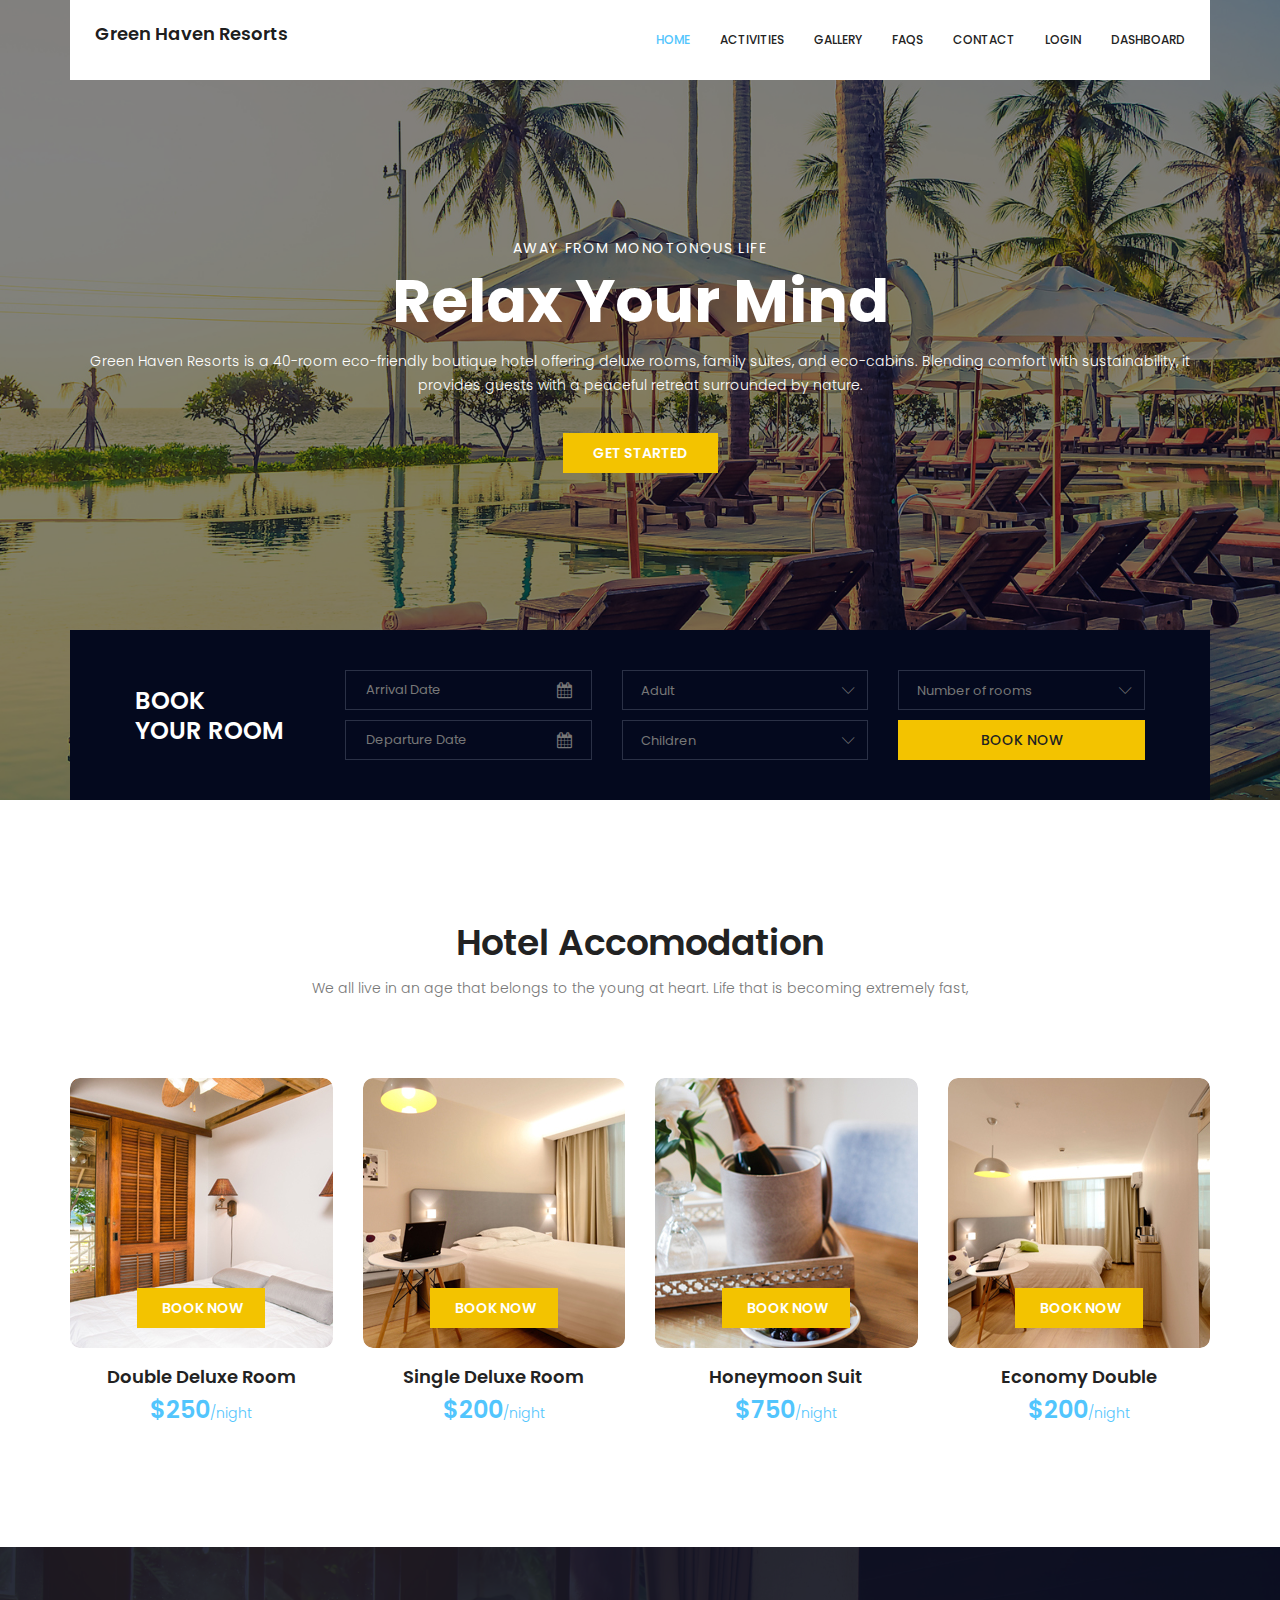
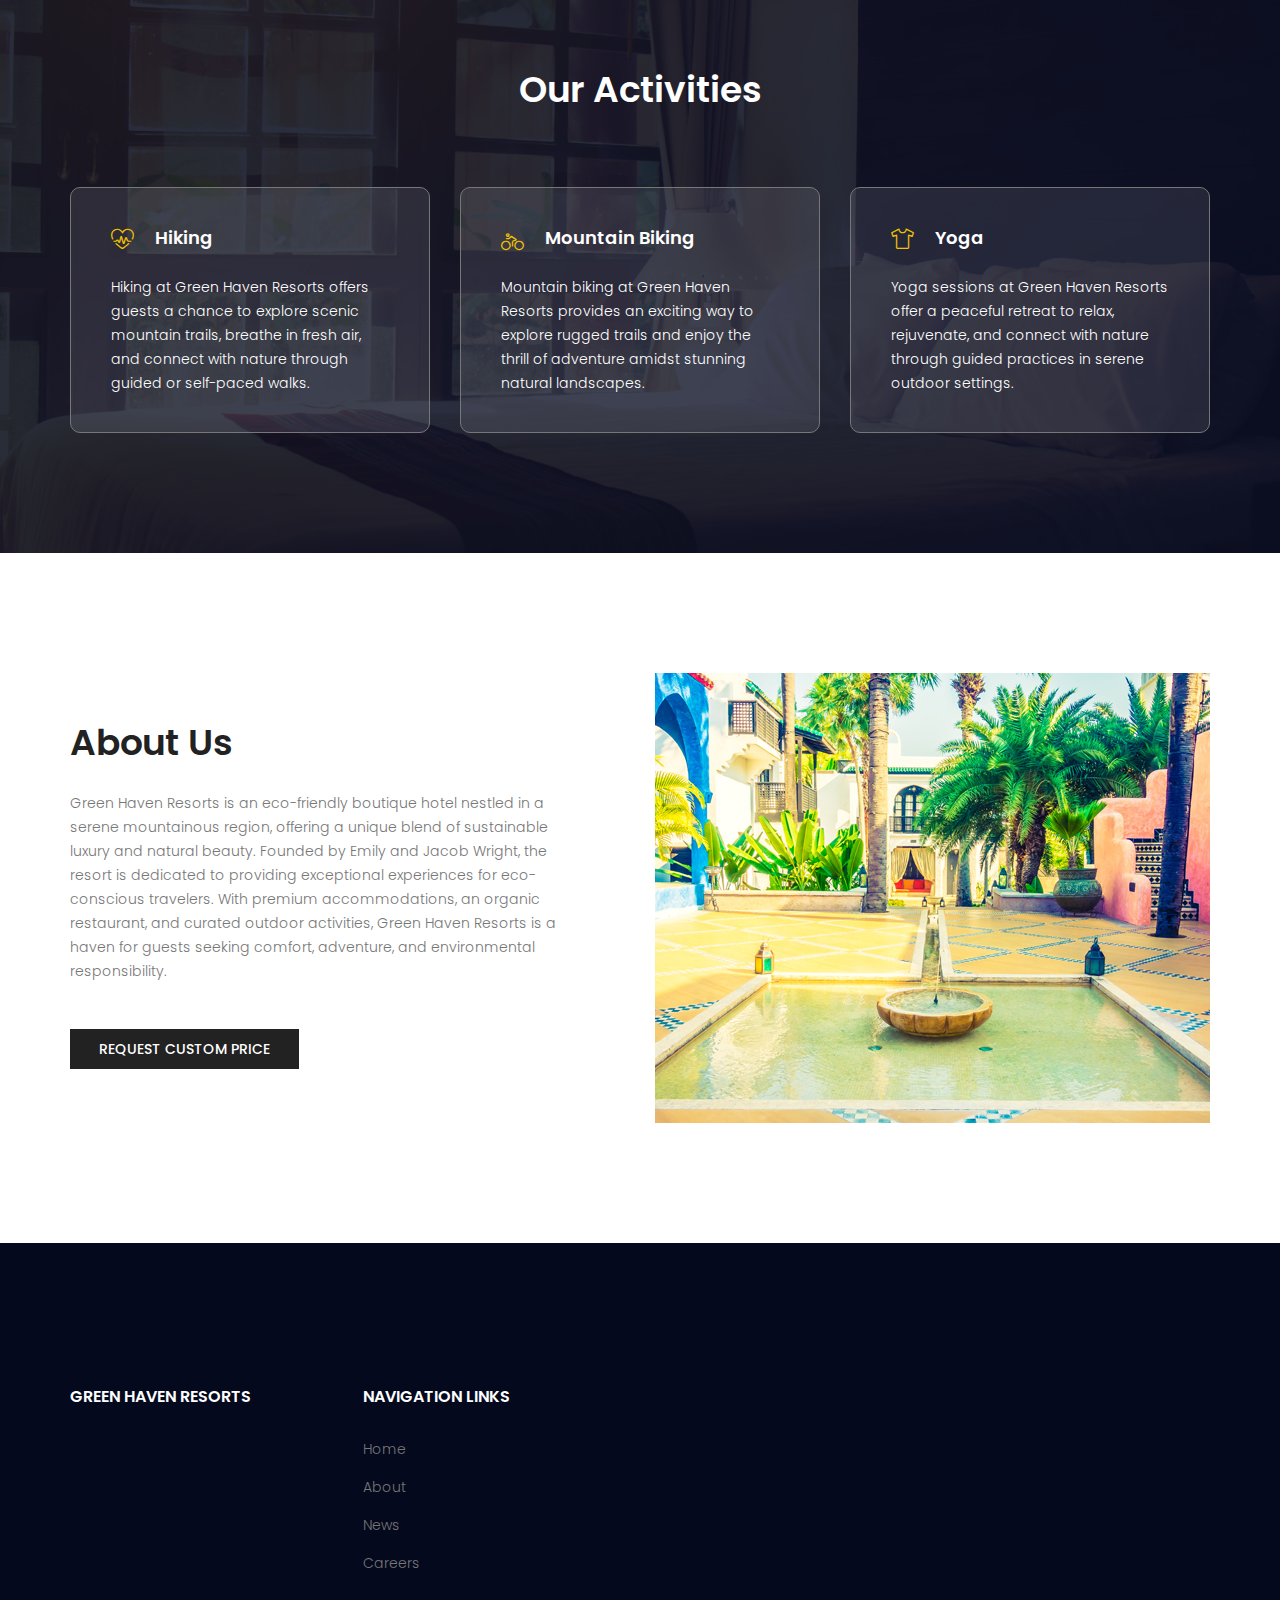
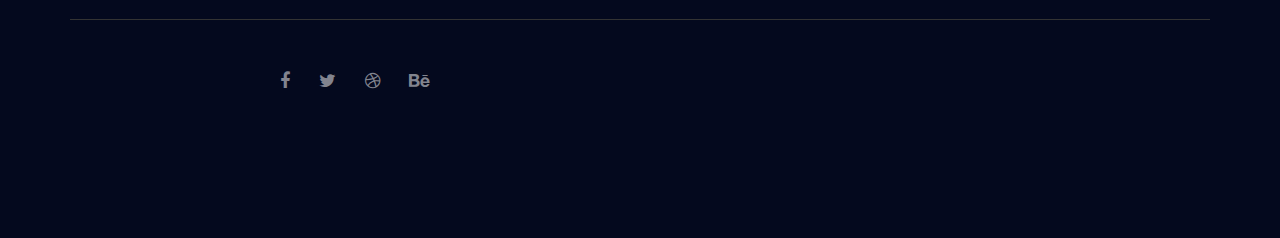
<file: index.html>
<!doctype html>
<html lang="en">
    <head>
        <!-- Required meta tags -->
        <meta charset="utf-8">
        <meta name="viewport" content="width=device-width, initial-scale=1, shrink-to-fit=no">
        <link rel="icon" href="image/favicon.png" type="image/png">
        <title>Green Haven Resorts</title>
        <!-- Bootstrap CSS -->
        <link rel="stylesheet" href="css/bootstrap.css">
        <link rel="stylesheet" href="vendors/linericon/style.css">
        <link rel="stylesheet" href="css/font-awesome.min.css">
        <link rel="stylesheet" href="vendors/owl-carousel/owl.carousel.min.css">
        <link rel="stylesheet" href="vendors/bootstrap-datepicker/bootstrap-datetimepicker.min.css">
        <link rel="stylesheet" href="vendors/nice-select/css/nice-select.css">
        <link rel="stylesheet" href="vendors/owl-carousel/owl.carousel.min.css">
        <!-- main css -->
        <link rel="stylesheet" href="css/style.css">
        <link rel="stylesheet" href="css/responsive.css">
    </head>
    <body>
        <!--================Header Area =================-->
        <header class="header_area">
            <div class="container">
                <nav class="navbar navbar-expand-lg navbar-light">
                    <!-- Brand and toggle get grouped for better mobile display -->
                    <a class="navbar-brand logo_h" href="index.html"><h4>Green Haven Resorts</h4></a>
                    <button class="navbar-toggler" type="button" data-toggle="collapse" data-target="#navbarSupportedContent" aria-controls="navbarSupportedContent" aria-expanded="false" aria-label="Toggle navigation">
                        <span class="icon-bar"></span>
                        <span class="icon-bar"></span>
                        <span class="icon-bar"></span>
                    </button>
                    <!-- Collect the nav links, forms, and other content for toggling -->
                    <div class="collapse navbar-collapse offset" id="navbarSupportedContent">
                        <ul class="nav navbar-nav menu_nav ml-auto">
                            <li class="nav-item active"><a class="nav-link" href="index.html">Home</a></li> 
                            <li class="nav-item"><a class="nav-link" href="accomodation.html">Activities</a></li>
                            <li class="nav-item"><a class="nav-link" href="gallery.html">Gallery</a></li>
                            <li class="nav-item"><a class="nav-link" href="blog-single.html">FaQs</a></li>
                            <li class="nav-item"><a class="nav-link" href="contact.html">Contact</a></li>
                            <li class="nav-item"><a class="nav-link" href="login.html">Login</a></li>
                            <li class="nav-item"><a class="nav-link" href="kaiadmin-lite-1.2.0/index.html">DashBoard</a></li>
                        </ul>
                    </div> 
                </nav>
            </div>
        </header>
        <!--================Header Area =================-->
        
        <!--================Banner Area =================-->
        <section class="banner_area">
            <div class="booking_table d_flex align-items-center">
            	<div class="overlay bg-parallax" data-stellar-ratio="0.9" data-stellar-vertical-offset="0" data-background=""></div>
				<div class="container">
					<div class="banner_content text-center">
						<h6>Away from monotonous life</h6>
						<h2>Relax Your Mind</h2>
						<p>Green Haven Resorts is a 40-room eco-friendly boutique hotel offering deluxe rooms, family suites, and eco-cabins. Blending comfort with sustainability, it provides guests with a peaceful retreat surrounded by nature.</p>
						<a href="#" class="btn theme_btn button_hover">Get Started</a>
					</div>
				</div>
            </div>
            <div class="hotel_booking_area position">
                <div class="container">
                    <div class="hotel_booking_table">
                        <div class="col-md-3">
                            <h2>Book<br> Your Room</h2>
                        </div>
                        <div class="col-md-9">
                            <div class="boking_table">
                                <div class="row">
                                    <div class="col-md-4">
                                        <div class="book_tabel_item">
                                            <div class="form-group">
                                                <div class='input-group date' id='datetimepicker11'>
                                                    <input type='text' class="form-control" placeholder="Arrival Date"/>
                                                    <span class="input-group-addon">
                                                        <i class="fa fa-calendar" aria-hidden="true"></i>
                                                    </span>
                                                </div>
                                            </div>
                                            <div class="form-group">
                                                <div class='input-group date' id='datetimepicker1'>
                                                    <input type='text' class="form-control" placeholder="Departure Date"/>
                                                    <span class="input-group-addon">
                                                        <i class="fa fa-calendar" aria-hidden="true"></i>
                                                    </span>
                                                </div>
                                            </div>
                                        </div>
                                    </div>
                                    <div class="col-md-4">
                                        <div class="book_tabel_item">
                                            <div class="input-group">
                                                <select class="wide">
                                                    <option data-display="Adult">Adult</option>
                                                    <option value="1">1</option>
                                                    <option value="2">2</option>
                                                    <option value="3">3+</option>
                                                </select>
                                            </div>
                                            <div class="input-group">
                                                <select class="wide">
                                                    <option data-display="Children">Child</option>
                                                    <option value="1">1</option>
                                                    <option value="2">2</option>
                                                    <option value="3">3+</option>
                                                </select>
                                            </div>
                                        </div>
                                    </div>
                                    <div class="col-md-4">
                                        <div class="book_tabel_item">
                                            <div class="input-group">
                                                <select class="wide">
                                                    <option data-display="Number of rooms">Number of Rooms</option>
                                                    <option value="1">1</option>
                                                    <option value="2">2</option>
                                                    <option value="3">3+</option>
                                                </select>
                                            </div>
                                            <a class="book_now_btn button_hover" href="payments.html">Book Now</a>
                                        </div>
                                    </div>
                                </div>
                            </div>
                        </div>
                    </div>
                </div>
            </div>
        </section>
        <!--================Banner Area =================-->
        
        <!--================ Accomodation Area  =================-->
        <section class="accomodation_area section_gap">
            <div class="container">
                <div class="section_title text-center">
                    <h2 class="title_color">Hotel Accomodation</h2>
                    <p>We all live in an age that belongs to the young at heart. Life that is becoming extremely fast, </p>
                </div>
                <div class="row mb_30">
                    <div class="col-lg-3 col-sm-6">
                        <div class="accomodation_item text-center">
                            <div class="hotel_img">
                                <img src="image/room1.jpg" alt="">
                                <a href="#" class="btn theme_btn button_hover">Book Now</a>
                            </div>
                            <a href="#"><h4 class="sec_h4">Double Deluxe Room</h4></a>
                            <h5>$250<small>/night</small></h5>
                        </div>
                    </div>
                    <div class="col-lg-3 col-sm-6">
                        <div class="accomodation_item text-center">
                            <div class="hotel_img">
                                <img src="image/room2.jpg" alt="">
                                <a href="#" class="btn theme_btn button_hover">Book Now</a>
                            </div>
                            <a href="#"><h4 class="sec_h4">Single Deluxe Room</h4></a>
                            <h5>$200<small>/night</small></h5>
                        </div>
                    </div>
                    <div class="col-lg-3 col-sm-6">
                        <div class="accomodation_item text-center">
                            <div class="hotel_img">
                                <img src="image/room3.jpg" alt="">
                                <a href="#" class="btn theme_btn button_hover">Book Now</a>
                            </div>
                            <a href="#"><h4 class="sec_h4">Honeymoon Suit</h4></a>
                            <h5>$750<small>/night</small></h5>
                        </div>
                    </div>
                    <div class="col-lg-3 col-sm-6">
                        <div class="accomodation_item text-center">
                            <div class="hotel_img">
                                <img src="image/room4.jpg" alt="">
                                <a href="#" class="btn theme_btn button_hover">Book Now</a>
                            </div>
                            <a href="#"><h4 class="sec_h4">Economy Double</h4></a>
                            <h5>$200<small>/night</small></h5>
                        </div>
                    </div>
                </div>
            </div>
        </section>
        <!--================ Accomodation Area  =================-->
        
        <!--================ Facilities Area  =================-->
        <section class="facilities_area section_gap">
            <div class="overlay bg-parallax" data-stellar-ratio="0.8" data-stellar-vertical-offset="0" data-background="">  
            </div>
            <div class="container">
                <div class="section_title text-center">
                    <h2 class="title_w">Our Activities</h2>
                </div>
                <div class="row mb_30">
                    <div class="col-lg-4 col-md-6">
                        <div class="facilities_item">
                            <h4 class="sec_h4"><i class="lnr lnr-heart-pulse"></i>Hiking</h4>
                            <p>Hiking at Green Haven Resorts offers guests a chance to explore scenic mountain trails, breathe in fresh air, and connect with nature through guided or self-paced walks.</p>
                        </div>
                    </div>
                    <div class="col-lg-4 col-md-6">
                        <div class="facilities_item">
                            <h4 class="sec_h4"><i class="lnr lnr-bicycle"></i>Mountain Biking</h4>
                            <p>Mountain biking at Green Haven Resorts provides an exciting way to explore rugged trails and enjoy the thrill of adventure amidst stunning natural landscapes.</p>
                        </div>
                    </div>
                    <div class="col-lg-4 col-md-6">
                        <div class="facilities_item">
                            <h4 class="sec_h4"><i class="lnr lnr-shirt"></i>Yoga</h4>
                            <p>Yoga sessions at Green Haven Resorts offer a peaceful retreat to relax, rejuvenate, and connect with nature through guided practices in serene outdoor settings.</p>
                        </div>
                    </div>
                    
                </div>
            </div>
        </section>
        <!--================ Facilities Area  =================-->
        
        <!--================ About History Area  =================-->
        <section class="about_history_area section_gap">
            <div class="container">
                <div class="row">
                    <div class="col-md-6 d_flex align-items-center">
                        <div class="about_content ">
                            <h2 class="title title_color">About Us </h2>
                            <p>Green Haven Resorts is an eco-friendly boutique hotel nestled in a serene mountainous region, offering a unique blend of sustainable luxury and natural beauty. Founded by Emily and Jacob Wright, the resort is dedicated to providing exceptional experiences for eco-conscious travelers. With premium accommodations, an organic restaurant, and curated outdoor activities, Green Haven Resorts is a haven for guests seeking comfort, adventure, and environmental responsibility.</p>
                            <a href="#" class="button_hover theme_btn_two">Request Custom Price</a>
                        </div>
                    </div>
                    <div class="col-md-6">
                        <img class="img-fluid" src="image/about_bg.jpg" alt="img">
                    </div>
                </div>
            </div>
        </section>
        <!--================ About History Area  =================-->
        
       
        
          <!--================ start footer Area  =================-->	
          <footer class="footer-area section_gap">
            <div class="container">
                <div class="row">
                    <div class="col-lg-3  col-md-6 col-sm-6">
                        <div class="single-footer-widget">
                            <h6 class="footer_title">Green Haven Resorts</h6>
                        </div>
                    </div>
                    <div class="col-lg-3 col-md-6 col-sm-6">
                        <div class="single-footer-widget">
                            <h6 class="footer_title">Navigation Links</h6>
                            <div class="row">
                                <div class="col-4">
                                    <ul class="list_style">
                                        <li><a href="#">Home</a></li>
                                        <li><a href="#">About</a></li>
                                        <li><a href="#">News</a></li>
                                        <li><a href="#">Careers</a></li>
                                    </ul>
                                </div>
                               									
                            </div>							
                        </div>
                    </div>							
                   
                   					
                </div>
                <div class="border_line"></div>
                <div class="row footer-bottom d-flex justify-content-between align-items-center">
                    
                    <div class="col-lg-4 col-sm-12 footer-social">
                        <a href="#"><i class="fa fa-facebook"></i></a>
                        <a href="#"><i class="fa fa-twitter"></i></a>
                        <a href="#"><i class="fa fa-dribbble"></i></a>
                        <a href="#"><i class="fa fa-behance"></i></a>
                    </div>
                </div>
            </div>
        </footer>
		<!--================ End footer Area  =================-->
    
    
        <!-- Optional JavaScript -->
        <!-- jQuery first, then Popper.js, then Bootstrap JS -->
        <script src="js/jquery-3.2.1.min.js"></script>
        <script src="js/popper.js"></script>
        <script src="js/bootstrap.min.js"></script>
        <script src="vendors/owl-carousel/owl.carousel.min.js"></script>
        <script src="js/jquery.ajaxchimp.min.js"></script>
        <script src="js/mail-script.js"></script>
        <script src="vendors/bootstrap-datepicker/bootstrap-datetimepicker.min.js"></script>
        <script src="vendors/nice-select/js/jquery.nice-select.js"></script>
        <script src="js/mail-script.js"></script>
        <script src="js/stellar.js"></script>
        <script src="vendors/lightbox/simpleLightbox.min.js"></script>
        <script src="js/custom.js"></script>
    </body>
</html>
</file>
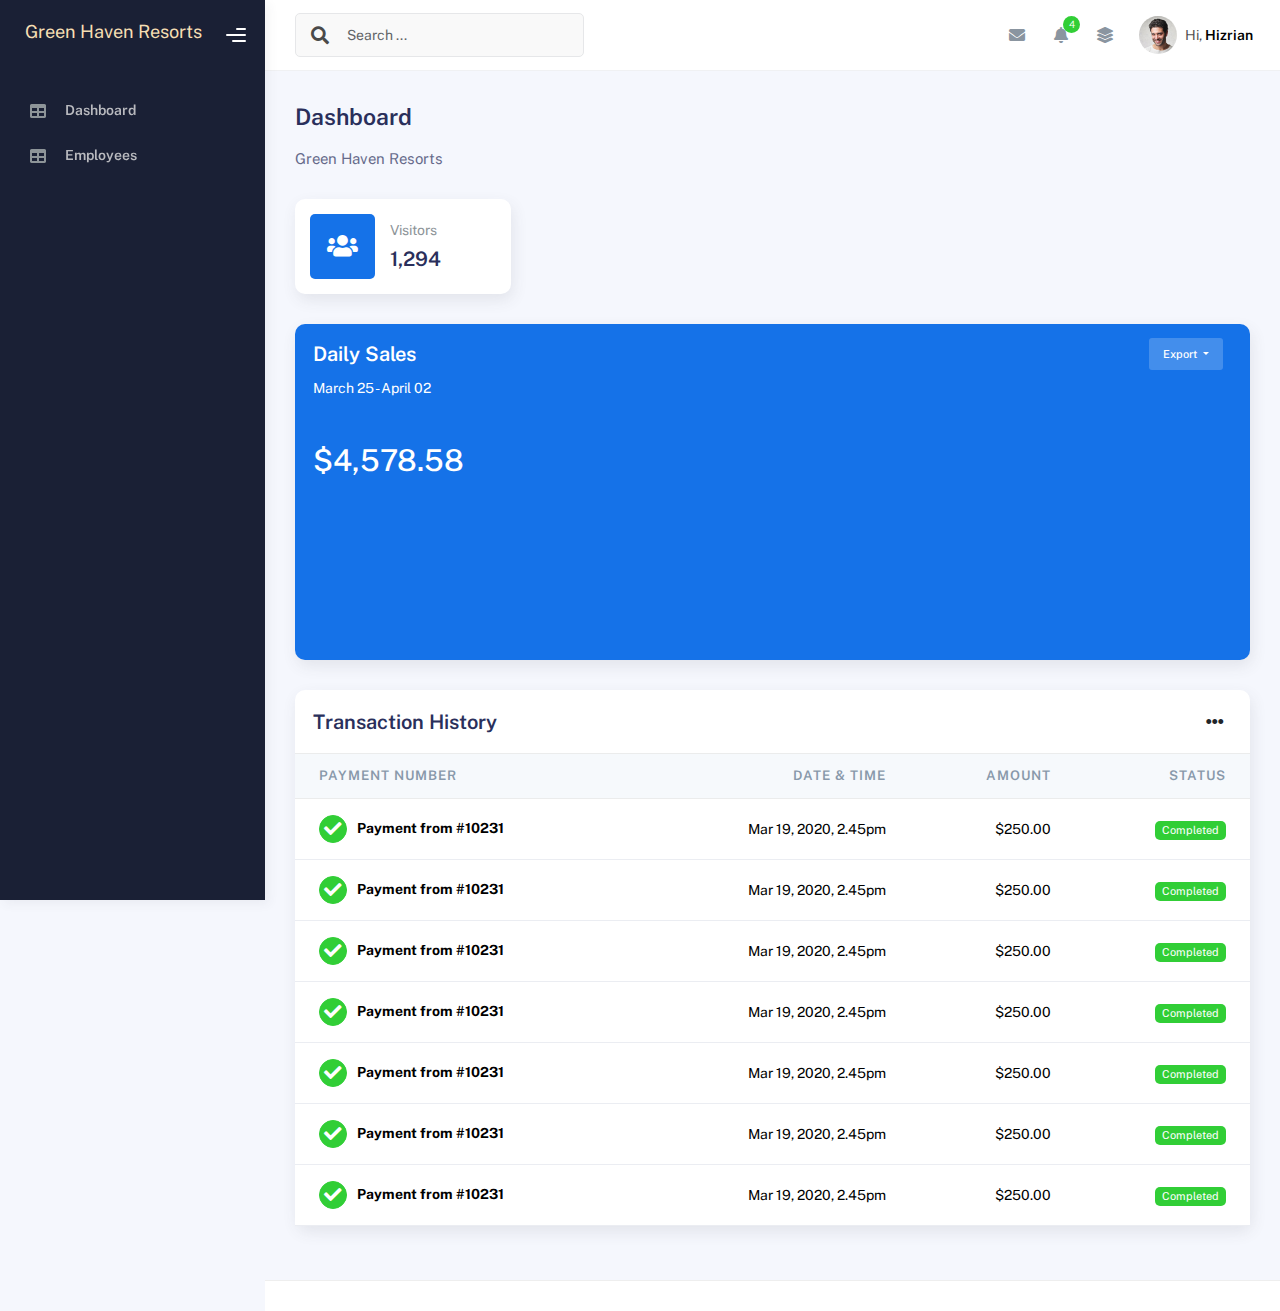
<file: kaiadmin-lite-1.2.0/index.html>
<!DOCTYPE html>
<html lang="en">
  <head>
    <meta http-equiv="X-UA-Compatible" content="IE=edge" />
    <title>Kaiadmin - Bootstrap 5 Admin Dashboard</title>
    <meta
      content="width=device-width, initial-scale=1.0, shrink-to-fit=no"
      name="viewport"
    />
    <link
      rel="icon"
      href="assets/img/kaiadmin/favicon.ico"
      type="image/x-icon"
    />

    <!-- Fonts and icons -->
    <script src="assets/js/plugin/webfont/webfont.min.js"></script>
    <script>
      WebFont.load({
        google: { families: ["Public Sans:300,400,500,600,700"] },
        custom: {
          families: [
            "Font Awesome 5 Solid",
            "Font Awesome 5 Regular",
            "Font Awesome 5 Brands",
            "simple-line-icons",
          ],
          urls: ["assets/css/fonts.min.css"],
        },
        active: function () {
          sessionStorage.fonts = true;
        },
      });
    </script>

    <!-- CSS Files -->
    <link rel="stylesheet" href="assets/css/bootstrap.min.css" />
    <link rel="stylesheet" href="assets/css/plugins.min.css" />
    <link rel="stylesheet" href="assets/css/kaiadmin.min.css" />

    <!-- CSS Just for demo purpose, don't include it in your project -->
    <link rel="stylesheet" href="assets/css/demo.css" />
  </head>
  <body>
    <div class="wrapper">
      <!-- Sidebar -->
      <div class="sidebar" data-background-color="dark">
        <div class="sidebar-logo">
          <!-- Logo Header -->
          <div class="logo-header" data-background-color="dark">
            <a href="index.html" class="logo">
              <h5 style="color: wheat;">Green Haven Resorts</h5>
            </a>
            <div class="nav-toggle">
              <button class="btn btn-toggle toggle-sidebar">
                <i class="gg-menu-right"></i>
              </button>
              <button class="btn btn-toggle sidenav-toggler">
                <i class="gg-menu-left"></i>
              </button>
            </div>
            <button class="topbar-toggler more">
              <i class="gg-more-vertical-alt"></i>
            </button>
          </div>
          <!-- End Logo Header -->
        </div>
        <div class="sidebar-wrapper scrollbar scrollbar-inner">
          <div class="sidebar-content">
            <ul class="nav nav-secondary">
              <li class="nav-item">
                <a href="index.html">
                  <i class="fas fa-table"></i>
                  <p>Dashboard</p>
                </a>
              </li>
             
              
              <li class="nav-item">
                <a href="tables/datatables.html">
                  <i class="fas fa-table"></i>
                  <p>Employees</p>
                </a>
              </li>
              
              
             
            </ul>
          </div>
        </div>
      </div>
      <!-- End Sidebar -->

      <div class="main-panel">
        <div class="main-header">
          <div class="main-header-logo">
            <!-- Logo Header -->
            <div class="logo-header" data-background-color="dark">
              <a href="index.html" class="logo">
                <img
                  src="assets/img/kaiadmin/logo_light.svg"
                  alt="navbar brand"
                  class="navbar-brand"
                  height="20"
                />
              </a>
              <div class="nav-toggle">
                <button class="btn btn-toggle toggle-sidebar">
                  <i class="gg-menu-right"></i>
                </button>
                <button class="btn btn-toggle sidenav-toggler">
                  <i class="gg-menu-left"></i>
                </button>
              </div>
              <button class="topbar-toggler more">
                <i class="gg-more-vertical-alt"></i>
              </button>
            </div>
            <!-- End Logo Header -->
          </div>
          <!-- Navbar Header -->
          <nav
            class="navbar navbar-header navbar-header-transparent navbar-expand-lg border-bottom"
          >
            <div class="container-fluid">
              <nav
                class="navbar navbar-header-left navbar-expand-lg navbar-form nav-search p-0 d-none d-lg-flex"
              >
                <div class="input-group">
                  <div class="input-group-prepend">
                    <button type="submit" class="btn btn-search pe-1">
                      <i class="fa fa-search search-icon"></i>
                    </button>
                  </div>
                  <input
                    type="text"
                    placeholder="Search ..."
                    class="form-control"
                  />
                </div>
              </nav>

              <ul class="navbar-nav topbar-nav ms-md-auto align-items-center">
                <li
                  class="nav-item topbar-icon dropdown hidden-caret d-flex d-lg-none"
                >
                  <a
                    class="nav-link dropdown-toggle"
                    data-bs-toggle="dropdown"
                    href="#"
                    role="button"
                    aria-expanded="false"
                    aria-haspopup="true"
                  >
                    <i class="fa fa-search"></i>
                  </a>
                  <ul class="dropdown-menu dropdown-search animated fadeIn">
                    <form class="navbar-left navbar-form nav-search">
                      <div class="input-group">
                        <input
                          type="text"
                          placeholder="Search ..."
                          class="form-control"
                        />
                      </div>
                    </form>
                  </ul>
                </li>
                <li class="nav-item topbar-icon dropdown hidden-caret">
                  <a
                    class="nav-link dropdown-toggle"
                    href="#"
                    id="messageDropdown"
                    role="button"
                    data-bs-toggle="dropdown"
                    aria-haspopup="true"
                    aria-expanded="false"
                  >
                    <i class="fa fa-envelope"></i>
                  </a>
                  <ul
                    class="dropdown-menu messages-notif-box animated fadeIn"
                    aria-labelledby="messageDropdown"
                  >
                    <li>
                      <div
                        class="dropdown-title d-flex justify-content-between align-items-center"
                      >
                        Messages
                        <a href="#" class="small">Mark all as read</a>
                      </div>
                    </li>
                    <li>
                      <div class="message-notif-scroll scrollbar-outer">
                        <div class="notif-center">
                          <a href="#">
                            <div class="notif-img">
                              <img
                                src="assets/img/jm_denis.jpg"
                                alt="Img Profile"
                              />
                            </div>
                            <div class="notif-content">
                              <span class="subject">Jimmy Denis</span>
                              <span class="block"> How are you ? </span>
                              <span class="time">5 minutes ago</span>
                            </div>
                          </a>
                          <a href="#">
                            <div class="notif-img">
                              <img
                                src="assets/img/chadengle.jpg"
                                alt="Img Profile"
                              />
                            </div>
                            <div class="notif-content">
                              <span class="subject">Chad</span>
                              <span class="block"> Ok, Thanks ! </span>
                              <span class="time">12 minutes ago</span>
                            </div>
                          </a>
                          <a href="#">
                            <div class="notif-img">
                              <img
                                src="assets/img/mlane.jpg"
                                alt="Img Profile"
                              />
                            </div>
                            <div class="notif-content">
                              <span class="subject">Jhon Doe</span>
                              <span class="block">
                                Ready for the meeting today...
                              </span>
                              <span class="time">12 minutes ago</span>
                            </div>
                          </a>
                          <a href="#">
                            <div class="notif-img">
                              <img
                                src="assets/img/talha.jpg"
                                alt="Img Profile"
                              />
                            </div>
                            <div class="notif-content">
                              <span class="subject">Talha</span>
                              <span class="block"> Hi, Apa Kabar ? </span>
                              <span class="time">17 minutes ago</span>
                            </div>
                          </a>
                        </div>
                      </div>
                    </li>
                    <li>
                      <a class="see-all" href="javascript:void(0);"
                        >See all messages<i class="fa fa-angle-right"></i>
                      </a>
                    </li>
                  </ul>
                </li>
                <li class="nav-item topbar-icon dropdown hidden-caret">
                  <a
                    class="nav-link dropdown-toggle"
                    href="#"
                    id="notifDropdown"
                    role="button"
                    data-bs-toggle="dropdown"
                    aria-haspopup="true"
                    aria-expanded="false"
                  >
                    <i class="fa fa-bell"></i>
                    <span class="notification">4</span>
                  </a>
                  <ul
                    class="dropdown-menu notif-box animated fadeIn"
                    aria-labelledby="notifDropdown"
                  >
                    <li>
                      <div class="dropdown-title">
                        You have 4 new notification
                      </div>
                    </li>
                    <li>
                      <div class="notif-scroll scrollbar-outer">
                        <div class="notif-center">
                          <a href="#">
                            <div class="notif-icon notif-primary">
                              <i class="fa fa-user-plus"></i>
                            </div>
                            <div class="notif-content">
                              <span class="block"> New user registered </span>
                              <span class="time">5 minutes ago</span>
                            </div>
                          </a>
                          <a href="#">
                            <div class="notif-icon notif-success">
                              <i class="fa fa-comment"></i>
                            </div>
                            <div class="notif-content">
                              <span class="block">
                                Rahmad commented on Admin
                              </span>
                              <span class="time">12 minutes ago</span>
                            </div>
                          </a>
                          <a href="#">
                            <div class="notif-img">
                              <img
                                src="assets/img/profile2.jpg"
                                alt="Img Profile"
                              />
                            </div>
                            <div class="notif-content">
                              <span class="block">
                                Reza send messages to you
                              </span>
                              <span class="time">12 minutes ago</span>
                            </div>
                          </a>
                          <a href="#">
                            <div class="notif-icon notif-danger">
                              <i class="fa fa-heart"></i>
                            </div>
                            <div class="notif-content">
                              <span class="block"> Farrah liked Admin </span>
                              <span class="time">17 minutes ago</span>
                            </div>
                          </a>
                        </div>
                      </div>
                    </li>
                    <li>
                      <a class="see-all" href="javascript:void(0);"
                        >See all notifications<i class="fa fa-angle-right"></i>
                      </a>
                    </li>
                  </ul>
                </li>
                <li class="nav-item topbar-icon dropdown hidden-caret">
                  <a
                    class="nav-link"
                    data-bs-toggle="dropdown"
                    href="#"
                    aria-expanded="false"
                  >
                    <i class="fas fa-layer-group"></i>
                  </a>
                  <div class="dropdown-menu quick-actions animated fadeIn">
                    <div class="quick-actions-header">
                      <span class="title mb-1">Quick Actions</span>
                      <span class="subtitle op-7">Shortcuts</span>
                    </div>
                    <div class="quick-actions-scroll scrollbar-outer">
                      <div class="quick-actions-items">
                        <div class="row m-0">
                          <a class="col-6 col-md-4 p-0" href="#">
                            <div class="quick-actions-item">
                              <div class="avatar-item bg-danger rounded-circle">
                                <i class="far fa-calendar-alt"></i>
                              </div>
                              <span class="text">Calendar</span>
                            </div>
                          </a>
                          <a class="col-6 col-md-4 p-0" href="#">
                            <div class="quick-actions-item">
                              <div
                                class="avatar-item bg-warning rounded-circle"
                              >
                                <i class="fas fa-map"></i>
                              </div>
                              <span class="text">Maps</span>
                            </div>
                          </a>
                          <a class="col-6 col-md-4 p-0" href="#">
                            <div class="quick-actions-item">
                              <div class="avatar-item bg-info rounded-circle">
                                <i class="fas fa-file-excel"></i>
                              </div>
                              <span class="text">Reports</span>
                            </div>
                          </a>
                          <a class="col-6 col-md-4 p-0" href="#">
                            <div class="quick-actions-item">
                              <div
                                class="avatar-item bg-success rounded-circle"
                              >
                                <i class="fas fa-envelope"></i>
                              </div>
                              <span class="text">Emails</span>
                            </div>
                          </a>
                          <a class="col-6 col-md-4 p-0" href="#">
                            <div class="quick-actions-item">
                              <div
                                class="avatar-item bg-primary rounded-circle"
                              >
                                <i class="fas fa-file-invoice-dollar"></i>
                              </div>
                              <span class="text">Invoice</span>
                            </div>
                          </a>
                          <a class="col-6 col-md-4 p-0" href="#">
                            <div class="quick-actions-item">
                              <div
                                class="avatar-item bg-secondary rounded-circle"
                              >
                                <i class="fas fa-credit-card"></i>
                              </div>
                              <span class="text">Payments</span>
                            </div>
                          </a>
                        </div>
                      </div>
                    </div>
                  </div>
                </li>

                <li class="nav-item topbar-user dropdown hidden-caret">
                  <a
                    class="dropdown-toggle profile-pic"
                    data-bs-toggle="dropdown"
                    href="#"
                    aria-expanded="false"
                  >
                    <div class="avatar-sm">
                      <img
                        src="assets/img/profile.jpg"
                        alt="..."
                        class="avatar-img rounded-circle"
                      />
                    </div>
                    <span class="profile-username">
                      <span class="op-7">Hi,</span>
                      <span class="fw-bold">Hizrian</span>
                    </span>
                  </a>
                  <ul class="dropdown-menu dropdown-user animated fadeIn">
                    <div class="dropdown-user-scroll scrollbar-outer">
                      <li>
                        <div class="user-box">
                          <div class="avatar-lg">
                            <img
                              src="assets/img/profile.jpg"
                              alt="image profile"
                              class="avatar-img rounded"
                            />
                          </div>
                          <div class="u-text">
                            <h4>Hizrian</h4>
                            <p class="text-muted">hello@example.com</p>
                            <a
                              href="profile.html"
                              class="btn btn-xs btn-secondary btn-sm"
                              >View Profile</a
                            >
                          </div>
                        </div>
                      </li>
                      <li>
                        <div class="dropdown-divider"></div>
                        <a class="dropdown-item" href="#">My Profile</a>
                        <a class="dropdown-item" href="#">My Balance</a>
                        <a class="dropdown-item" href="#">Inbox</a>
                        <div class="dropdown-divider"></div>
                        <a class="dropdown-item" href="#">Account Setting</a>
                        <div class="dropdown-divider"></div>
                        <a class="dropdown-item" href="#">Logout</a>
                      </li>
                    </div>
                  </ul>
                </li>
              </ul>
            </div>
          </nav>
          <!-- End Navbar -->
        </div>

        <div class="container">
          <div class="page-inner">
            <div
              class="d-flex align-items-left align-items-md-center flex-column flex-md-row pt-2 pb-4"
            >
              <div>
                <h3 class="fw-bold mb-3">Dashboard</h3>
                <h6 class="op-7 mb-2">Green Haven Resorts</h6>
              </div>
            
            </div>
            <div class="row">
              <div class="col-sm-6 col-md-3">
                <div class="card card-stats card-round">
                  <div class="card-body">
                    <div class="row align-items-center">
                      <div class="col-icon">
                        <div
                          class="icon-big text-center icon-primary bubble-shadow-small"
                        >
                          <i class="fas fa-users"></i>
                        </div>
                      </div>
                      <div class="col col-stats ms-3 ms-sm-0">
                        <div class="numbers">
                          <p class="card-category">Visitors</p>
                          <h4 class="card-title">1,294</h4>
                        </div>
                      </div>
                    </div>
                  </div>
                </div>
              </div>
             
              
              
            </div>
            <div class="row">
              
              <div class="col-md-12">
                <div class="card card-primary card-round">
                  <div class="card-header">
                    <div class="card-head-row">
                      <div class="card-title">Daily Sales</div>
                      <div class="card-tools">
                        <div class="dropdown">
                          <button
                            class="btn btn-sm btn-label-light dropdown-toggle"
                            type="button"
                            id="dropdownMenuButton"
                            data-bs-toggle="dropdown"
                            aria-haspopup="true"
                            aria-expanded="false"
                          >
                            Export
                          </button>
                          <div
                            class="dropdown-menu"
                            aria-labelledby="dropdownMenuButton"
                          >
                            <a class="dropdown-item" href="#">Action</a>
                            <a class="dropdown-item" href="#">Another action</a>
                            <a class="dropdown-item" href="#"
                              >Something else here</a
                            >
                          </div>
                        </div>
                      </div>
                    </div>
                    <div class="card-category">March 25 - April 02</div>
                  </div>
                  <div class="card-body pb-0">
                    <div class="mb-4 mt-2">
                      <h1>$4,578.58</h1>
                    </div>
                    <div class="pull-in">
                      <canvas id="dailySalesChart"></canvas>
                    </div>
                  </div>
                </div>
               
              </div>
            </div>
            
            <div class="row">
              
              <div class="col-md-12">
                <div class="card card-round">
                  <div class="card-header">
                    <div class="card-head-row card-tools-still-right">
                      <div class="card-title">Transaction History</div>
                      <div class="card-tools">
                        <div class="dropdown">
                          <button
                            class="btn btn-icon btn-clean me-0"
                            type="button"
                            id="dropdownMenuButton"
                            data-bs-toggle="dropdown"
                            aria-haspopup="true"
                            aria-expanded="false"
                          >
                            <i class="fas fa-ellipsis-h"></i>
                          </button>
                          <div
                            class="dropdown-menu"
                            aria-labelledby="dropdownMenuButton"
                          >
                            <a class="dropdown-item" href="#">Action</a>
                            <a class="dropdown-item" href="#">Another action</a>
                            <a class="dropdown-item" href="#"
                              >Something else here</a
                            >
                          </div>
                        </div>
                      </div>
                    </div>
                  </div>
                  <div class="card-body p-0">
                    <div class="table-responsive">
                      <!-- Projects table -->
                      <table class="table align-items-center mb-0">
                        <thead class="thead-light">
                          <tr>
                            <th scope="col">Payment Number</th>
                            <th scope="col" class="text-end">Date & Time</th>
                            <th scope="col" class="text-end">Amount</th>
                            <th scope="col" class="text-end">Status</th>
                          </tr>
                        </thead>
                        <tbody>
                          <tr>
                            <th scope="row">
                              <button
                                class="btn btn-icon btn-round btn-success btn-sm me-2"
                              >
                                <i class="fa fa-check"></i>
                              </button>
                              Payment from #10231
                            </th>
                            <td class="text-end">Mar 19, 2020, 2.45pm</td>
                            <td class="text-end">$250.00</td>
                            <td class="text-end">
                              <span class="badge badge-success">Completed</span>
                            </td>
                          </tr>
                          <tr>
                            <th scope="row">
                              <button
                                class="btn btn-icon btn-round btn-success btn-sm me-2"
                              >
                                <i class="fa fa-check"></i>
                              </button>
                              Payment from #10231
                            </th>
                            <td class="text-end">Mar 19, 2020, 2.45pm</td>
                            <td class="text-end">$250.00</td>
                            <td class="text-end">
                              <span class="badge badge-success">Completed</span>
                            </td>
                          </tr>
                          <tr>
                            <th scope="row">
                              <button
                                class="btn btn-icon btn-round btn-success btn-sm me-2"
                              >
                                <i class="fa fa-check"></i>
                              </button>
                              Payment from #10231
                            </th>
                            <td class="text-end">Mar 19, 2020, 2.45pm</td>
                            <td class="text-end">$250.00</td>
                            <td class="text-end">
                              <span class="badge badge-success">Completed</span>
                            </td>
                          </tr>
                          <tr>
                            <th scope="row">
                              <button
                                class="btn btn-icon btn-round btn-success btn-sm me-2"
                              >
                                <i class="fa fa-check"></i>
                              </button>
                              Payment from #10231
                            </th>
                            <td class="text-end">Mar 19, 2020, 2.45pm</td>
                            <td class="text-end">$250.00</td>
                            <td class="text-end">
                              <span class="badge badge-success">Completed</span>
                            </td>
                          </tr>
                          <tr>
                            <th scope="row">
                              <button
                                class="btn btn-icon btn-round btn-success btn-sm me-2"
                              >
                                <i class="fa fa-check"></i>
                              </button>
                              Payment from #10231
                            </th>
                            <td class="text-end">Mar 19, 2020, 2.45pm</td>
                            <td class="text-end">$250.00</td>
                            <td class="text-end">
                              <span class="badge badge-success">Completed</span>
                            </td>
                          </tr>
                          <tr>
                            <th scope="row">
                              <button
                                class="btn btn-icon btn-round btn-success btn-sm me-2"
                              >
                                <i class="fa fa-check"></i>
                              </button>
                              Payment from #10231
                            </th>
                            <td class="text-end">Mar 19, 2020, 2.45pm</td>
                            <td class="text-end">$250.00</td>
                            <td class="text-end">
                              <span class="badge badge-success">Completed</span>
                            </td>
                          </tr>
                          <tr>
                            <th scope="row">
                              <button
                                class="btn btn-icon btn-round btn-success btn-sm me-2"
                              >
                                <i class="fa fa-check"></i>
                              </button>
                              Payment from #10231
                            </th>
                            <td class="text-end">Mar 19, 2020, 2.45pm</td>
                            <td class="text-end">$250.00</td>
                            <td class="text-end">
                              <span class="badge badge-success">Completed</span>
                            </td>
                          </tr>
                        </tbody>
                      </table>
                    </div>
                  </div>
                </div>
              </div>
            </div>
          </div>
        </div>

        <footer class="footer">
          
        </footer>
      </div>

      
    </div>
    <!--   Core JS Files   -->
    <script src="assets/js/core/jquery-3.7.1.min.js"></script>
    <script src="assets/js/core/popper.min.js"></script>
    <script src="assets/js/core/bootstrap.min.js"></script>

    <!-- jQuery Scrollbar -->
    <script src="assets/js/plugin/jquery-scrollbar/jquery.scrollbar.min.js"></script>

    <!-- Chart JS -->
    <script src="assets/js/plugin/chart.js/chart.min.js"></script>

    <!-- jQuery Sparkline -->
    <script src="assets/js/plugin/jquery.sparkline/jquery.sparkline.min.js"></script>

    <!-- Chart Circle -->
    <script src="assets/js/plugin/chart-circle/circles.min.js"></script>

    <!-- Datatables -->
    <script src="assets/js/plugin/datatables/datatables.min.js"></script>

    <!-- Bootstrap Notify -->
    <script src="assets/js/plugin/bootstrap-notify/bootstrap-notify.min.js"></script>

    <!-- jQuery Vector Maps -->
    <script src="assets/js/plugin/jsvectormap/jsvectormap.min.js"></script>
    <script src="assets/js/plugin/jsvectormap/world.js"></script>

    <!-- Sweet Alert -->
    <script src="assets/js/plugin/sweetalert/sweetalert.min.js"></script>

    <!-- Kaiadmin JS -->
    <script src="assets/js/kaiadmin.min.js"></script>

    <!-- Kaiadmin DEMO methods, don't include it in your project! -->
    <script src="assets/js/setting-demo.js"></script>
    <script src="assets/js/demo.js"></script>
    <script>
      $("#lineChart").sparkline([102, 109, 120, 99, 110, 105, 115], {
        type: "line",
        height: "70",
        width: "100%",
        lineWidth: "2",
        lineColor: "#177dff",
        fillColor: "rgba(23, 125, 255, 0.14)",
      });

      $("#lineChart2").sparkline([99, 125, 122, 105, 110, 124, 115], {
        type: "line",
        height: "70",
        width: "100%",
        lineWidth: "2",
        lineColor: "#f3545d",
        fillColor: "rgba(243, 84, 93, .14)",
      });

      $("#lineChart3").sparkline([105, 103, 123, 100, 95, 105, 115], {
        type: "line",
        height: "70",
        width: "100%",
        lineWidth: "2",
        lineColor: "#ffa534",
        fillColor: "rgba(255, 165, 52, .14)",
      });
    </script>
  </body>
</html>
</file>
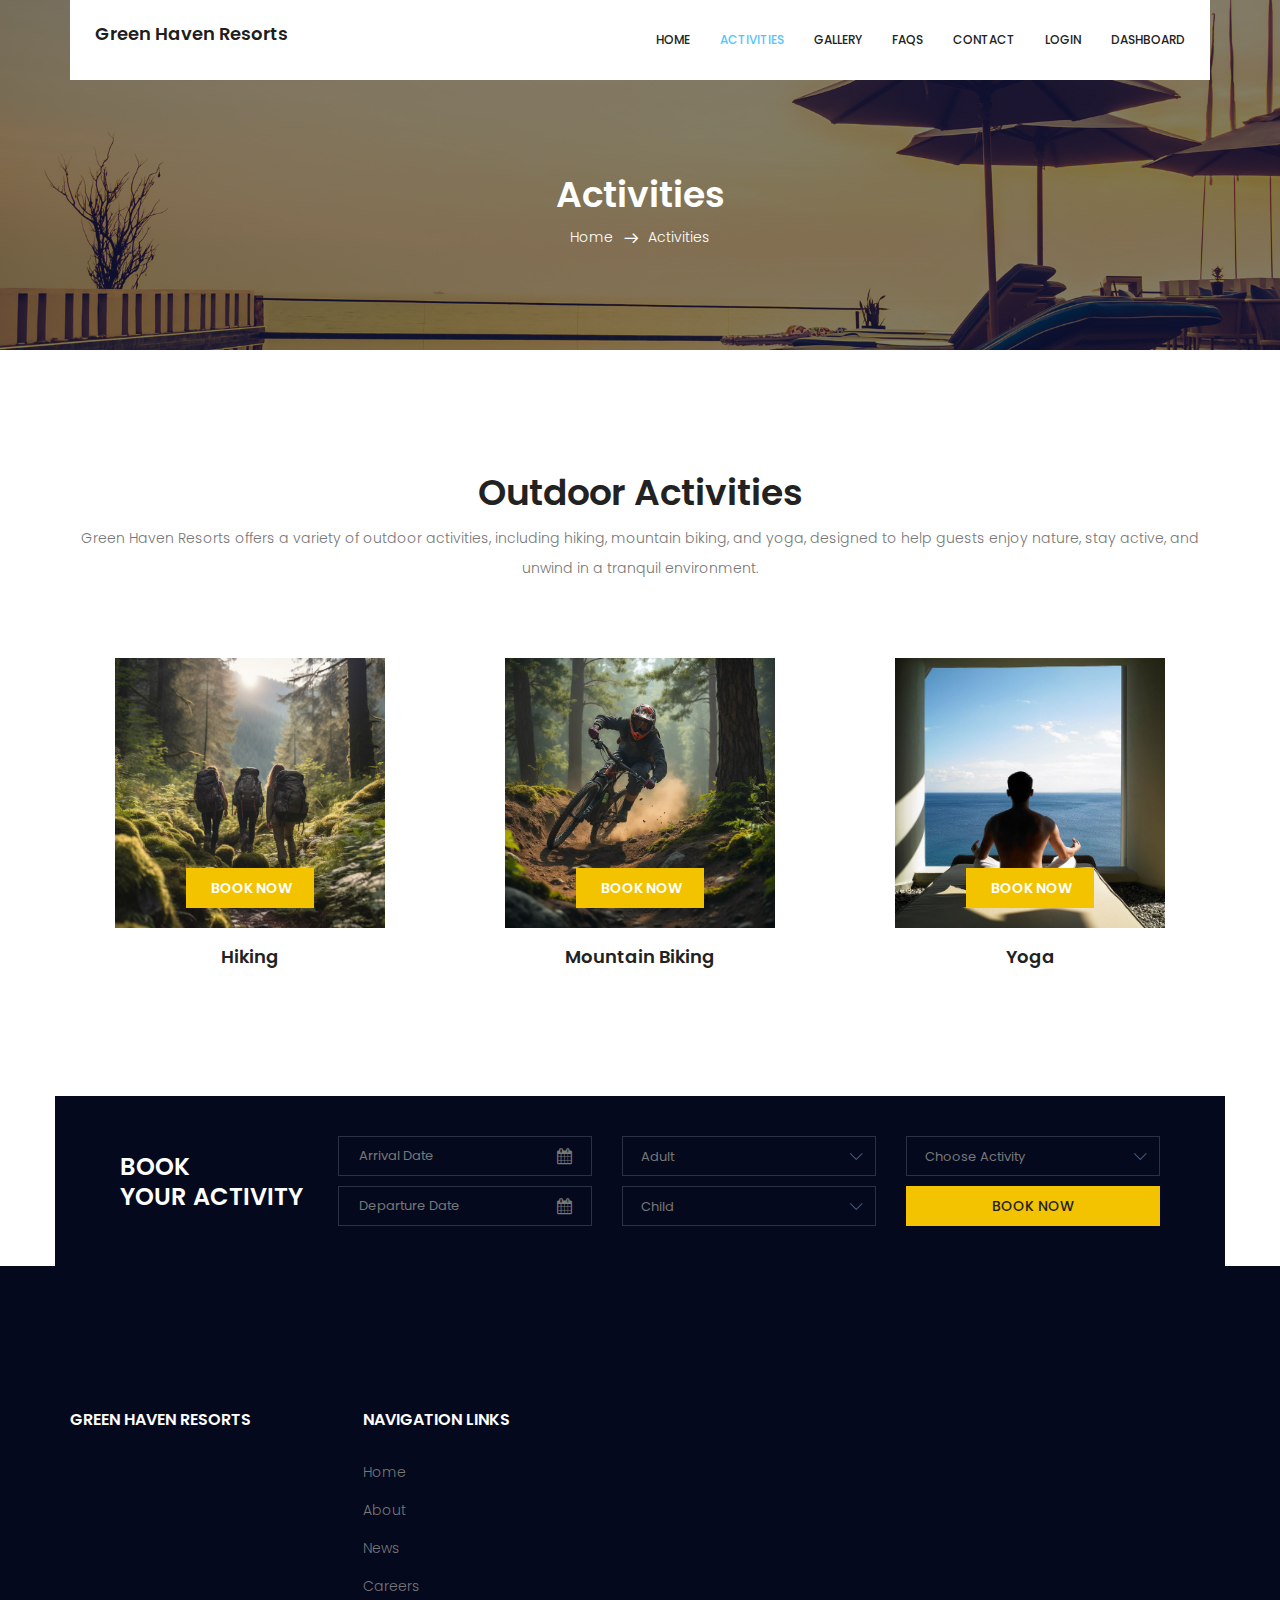
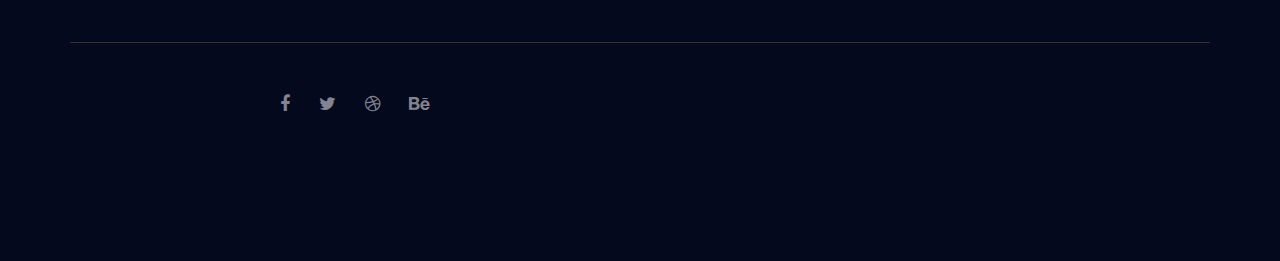
<file: accomodation.html>
<!doctype html>
<html lang="en">
    <head>
        <!-- Required meta tags -->
        <meta charset="utf-8">
        <meta name="viewport" content="width=device-width, initial-scale=1, shrink-to-fit=no">
        <link rel="icon" href="image/favicon.png" type="image/png">
        <title>Green Haven Resorts</title>
        <!-- Bootstrap CSS -->
        <link rel="stylesheet" href="css/bootstrap.css">
        <link rel="stylesheet" href="vendors/linericon/style.css">
        <link rel="stylesheet" href="css/font-awesome.min.css">
        <link rel="stylesheet" href="vendors/bootstrap-datepicker/bootstrap-datetimepicker.min.css">
        <link rel="stylesheet" href="vendors/nice-select/css/nice-select.css">
        <link rel="stylesheet" href="vendors/owl-carousel/owl.carousel.min.css">
        <!-- main css -->
        <link rel="stylesheet" href="css/style.css">
        <link rel="stylesheet" href="css/responsive.css">
    </head>
    <body>
        <!--================Header Area =================-->
        <header class="header_area">
            <div class="container">
                <nav class="navbar navbar-expand-lg navbar-light">
                    <!-- Brand and toggle get grouped for better mobile display -->
                    <a class="navbar-brand logo_h" href="index.html"><h4>Green Haven Resorts</h4></a>
                    <button class="navbar-toggler" type="button" data-toggle="collapse" data-target="#navbarSupportedContent" aria-controls="navbarSupportedContent" aria-expanded="false" aria-label="Toggle navigation">
                        <span class="icon-bar"></span>
                        <span class="icon-bar"></span>
                        <span class="icon-bar"></span>
                    </button>
                    <!-- Collect the nav links, forms, and other content for toggling -->
                    <div class="collapse navbar-collapse offset" id="navbarSupportedContent">
                        <ul class="nav navbar-nav menu_nav ml-auto">
                            <li class="nav-item"><a class="nav-link" href="index.html">Home</a></li> 
                            <li class="nav-item active"><a class="nav-link" href="accomodation.html">Activities</a></li>
                            <li class="nav-item"><a class="nav-link" href="gallery.html">Gallery</a></li>
                            <li class="nav-item"><a class="nav-link" href="blog-single.html">FaQs</a></li>
                            <li class="nav-item"><a class="nav-link" href="contact.html">Contact</a></li>
                            <li class="nav-item"><a class="nav-link" href="login.html">Login</a></li>
                            <li class="nav-item"><a class="nav-link" href="kaiadmin-lite-1.2.0/index.html">DashBoard</a></li>
                        </ul>
                    </div> 
                </nav>
            </div>
        </header>
        <!--================Header Area =================-->
        
        <!--================Breadcrumb Area =================-->
        <section class="breadcrumb_area">
            <div class="overlay bg-parallax" data-stellar-ratio="0.8" data-stellar-vertical-offset="0" data-background=""></div>
            <div class="container">
                <div class="page-cover text-center">
                    <h2 class="page-cover-tittle">Activities</h2>
                    <ol class="breadcrumb">
                        <li><a href="index.html">Home</a></li>
                        <li class="active">Activities</li>
                    </ol>
                </div>
            </div>
        </section>
        <!--================Breadcrumb Area =================-->
        
        <!--================ Accomodation Area  =================-->
        <section class="accomodation_area section_gap">
            <div class="container">
                <div class="section_title text-center">
                    <h2 class="title_color">Outdoor Activities</h2>
                    <p>Green Haven Resorts offers a variety of outdoor activities, including hiking, mountain biking, and yoga, designed to help guests enjoy nature, stay active, and unwind in a tranquil environment.</p>
                </div>
                <div class="row mb_30">
                    <div class="col-lg-4 col-sm-6">
                        <div class="accomodation_item text-center">
                            <div class="hotel_img">
                                <img src="image/hiking.jpeg" alt="" style='width: 270px; height: 270px;'>
                                <a href="#" class="btn theme_btn button_hover">Book Now</a>
                            </div>
                            <a href="#"><h4 class="sec_h4">Hiking</h4></a>
                        </div>
                    </div>
                    <div class="col-lg-4 col-sm-6">
                        <div class="accomodation_item text-center">
                            <div class="hotel_img">
                                <img src="image/moutainbike.jpeg" alt="" style='width: 270px; height: 270px;'>
                                <a href="#" class="btn theme_btn button_hover">Book Now</a>
                            </div>
                            <a href="#"><h4 class="sec_h4">Mountain Biking</h4></a>
                        </div>
                    </div>
                    <div class="col-lg-4 col-sm-6">
                        <div class="accomodation_item text-center">
                            <div class="hotel_img">
                                <img src="image/yoga.jpeg" alt="" style='width: 270px; height: 270px;'>
                                <a href="#" class="btn theme_btn button_hover">Book Now</a>
                            </div>
                            <a href="#"><h4 class="sec_h4">Yoga</h4></a>
                        </div>
                    </div>
                    
                </div>
            </div>
        </section>
        <!--================ Accomodation Area  =================-->
        <!--================Booking Tabel Area =================-->
        <section class="hotel_booking_area">
            <div class="container">
                <div class="row hotel_booking_table">
                    <div class="col-md-3">
                        <h2>Book<br> Your Activity</h2>
                    </div>
                    <div class="col-md-9">
                        <div class="boking_table">
                            <div class="row">
                                <div class="col-md-4">
                                    <div class="book_tabel_item">
                                        <div class="form-group">
                                            <div class='input-group date' id='datetimepicker11'>
                                                <input type='text' class="form-control" placeholder="Arrival Date"/>
                                                <span class="input-group-addon">
                                                    <i class="fa fa-calendar" aria-hidden="true"></i>
                                                </span>
                                            </div>
                                        </div>
                                        <div class="form-group">
                                            <div class='input-group date' id='datetimepicker1'>
                                                <input type='text' class="form-control" placeholder="Departure Date"/>
                                                <span class="input-group-addon">
                                                    <i class="fa fa-calendar" aria-hidden="true"></i>
                                                </span>
                                            </div>
                                        </div>
                                    </div>
                                </div>
                                <div class="col-md-4">
                                    <div class="book_tabel_item">
                                        <div class="input-group">
                                            <select class="wide">
                                                <option data-display="Adult">Adult</option>
                                                <option value="1">1</option>
                                                <option value="2">2</option>
                                                <option value="3">3+</option>
                                            </select>
                                        </div>
                                        <div class="input-group">
                                            <select class="wide">
                                                <option data-display="Child">Child</option>
                                                <option value="1">1</option>
                                                <option value="2">2</option>
                                                <option value="3">3+</option>
                                            </select>
                                        </div>
                                    </div>
                                </div>
                                <div class="col-md-4">
                                    <div class="book_tabel_item">
                                        <div class="input-group">
                                            <select class="wide">
                                                <option data-display="Choose Activity">Choose Activity</option>
                                                <option value="1">Mountain Biking</option>
                                                <option value="2">Hiking</option>
                                                <option value="3">Yoga</option>
                                            </select>
                                        </div>
                                        <a class="book_now_btn button_hover" href="payments.html">Book Now</a>
                                    </div>
                                </div>
                            </div>
                        </div>
                    </div>
                </div>
            </div>
        </section>
        <!--================Booking Tabel Area  =================-->
        
         <!--================ start footer Area  =================-->	
         <footer class="footer-area section_gap">
            <div class="container">
                <div class="row">
                    <div class="col-lg-3  col-md-6 col-sm-6">
                        <div class="single-footer-widget">
                            <h6 class="footer_title">Green Haven Resorts</h6>
                        </div>
                    </div>
                    <div class="col-lg-3 col-md-6 col-sm-6">
                        <div class="single-footer-widget">
                            <h6 class="footer_title">Navigation Links</h6>
                            <div class="row">
                                <div class="col-4">
                                    <ul class="list_style">
                                        <li><a href="#">Home</a></li>
                                        <li><a href="#">About</a></li>
                                        <li><a href="#">News</a></li>
                                        <li><a href="#">Careers</a></li>
                                    </ul>
                                </div>
                               									
                            </div>							
                        </div>
                    </div>							
                   
                   					
                </div>
                <div class="border_line"></div>
                <div class="row footer-bottom d-flex justify-content-between align-items-center">
                    
                    <div class="col-lg-4 col-sm-12 footer-social">
                        <a href="#"><i class="fa fa-facebook"></i></a>
                        <a href="#"><i class="fa fa-twitter"></i></a>
                        <a href="#"><i class="fa fa-dribbble"></i></a>
                        <a href="#"><i class="fa fa-behance"></i></a>
                    </div>
                </div>
            </div>
        </footer>
		<!--================ End footer Area  =================-->
        
        
        
        <!-- Optional JavaScript -->
        <!-- jQuery first, then Popper.js, then Bootstrap JS -->
        <script src="js/jquery-3.2.1.min.js"></script>
        <script src="js/popper.js"></script>
        <script src="js/bootstrap.min.js"></script>
        <script src="vendors/owl-carousel/owl.carousel.min.js"></script>
        <script src="js/jquery.ajaxchimp.min.js"></script>
        <script src="vendors/bootstrap-datepicker/bootstrap-datetimepicker.min.js"></script>
        <script src="vendors/nice-select/js/jquery.nice-select.js"></script>
        <script src="js/mail-script.js"></script>
        <script src="js/stellar.js"></script>
        <script src="vendors/lightbox/simpleLightbox.min.js"></script>
        <script src="js/custom.js"></script>
    </body>
</html>
</file>
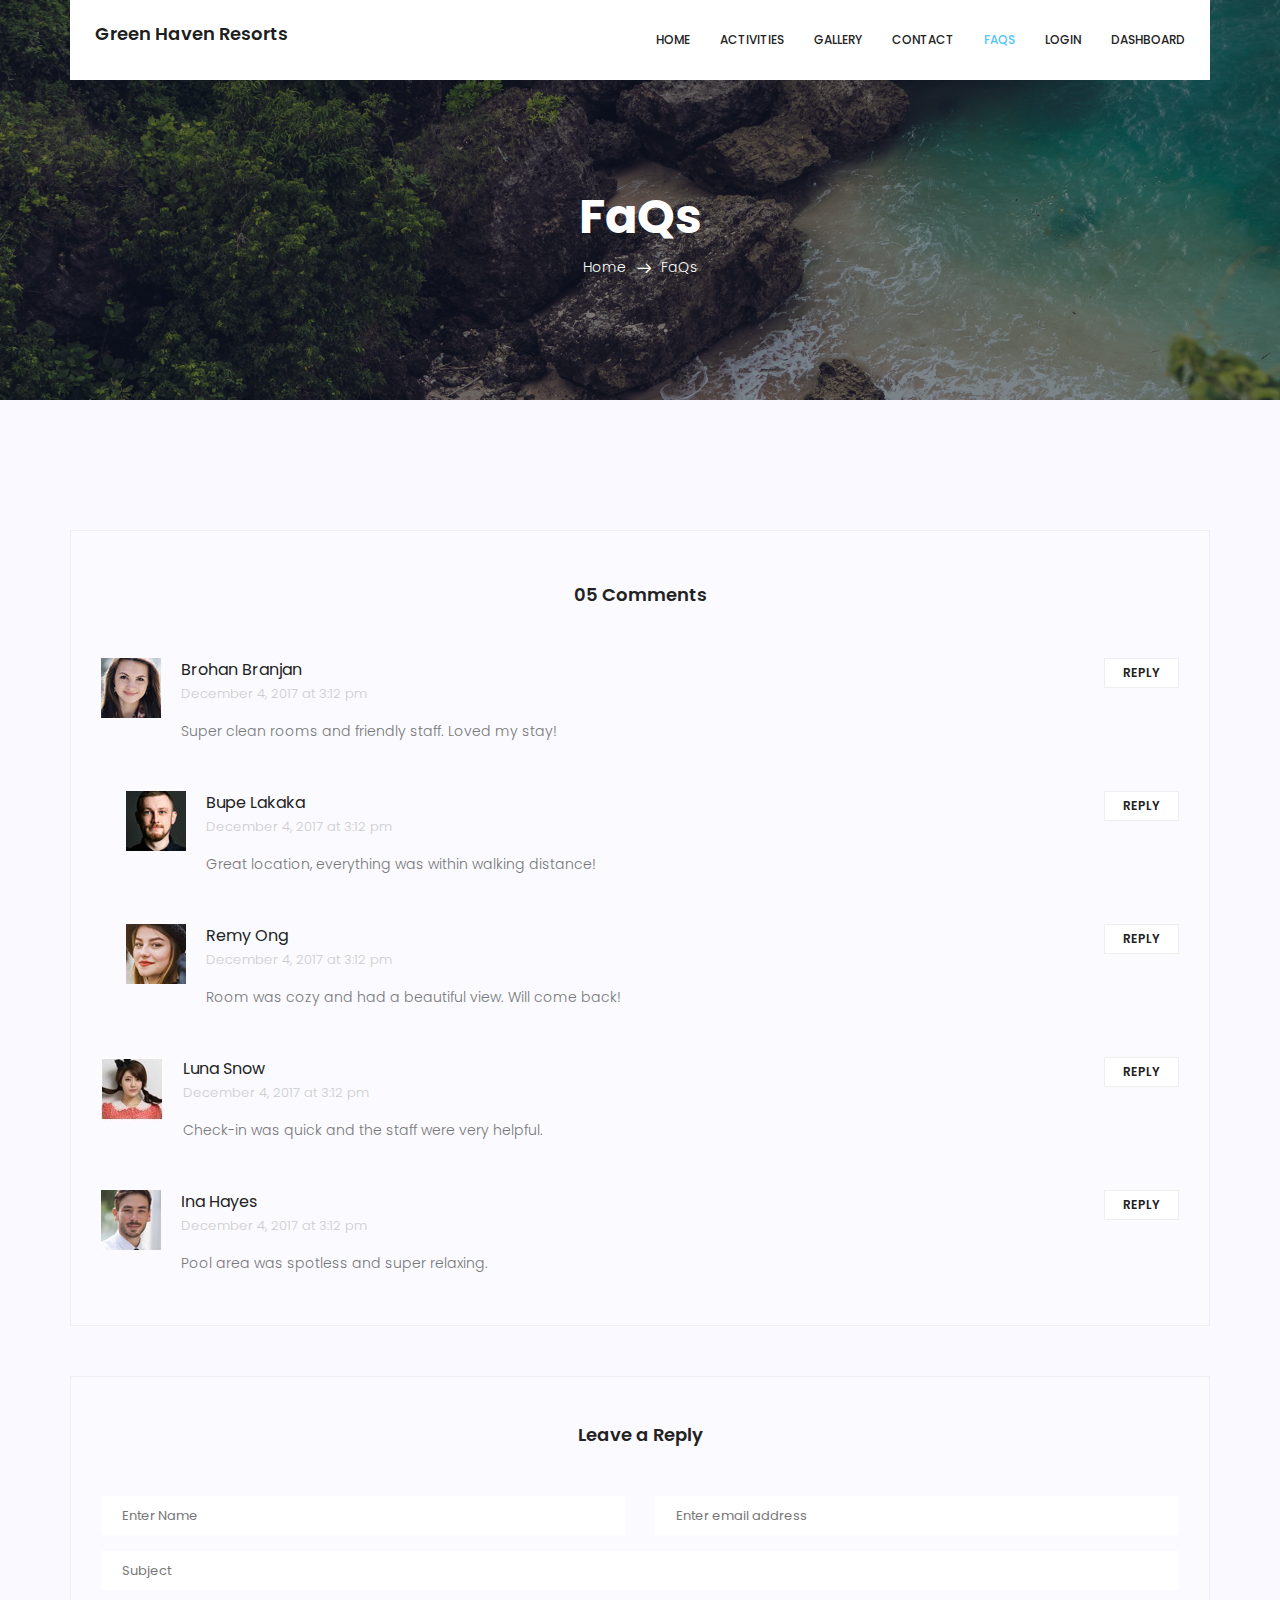
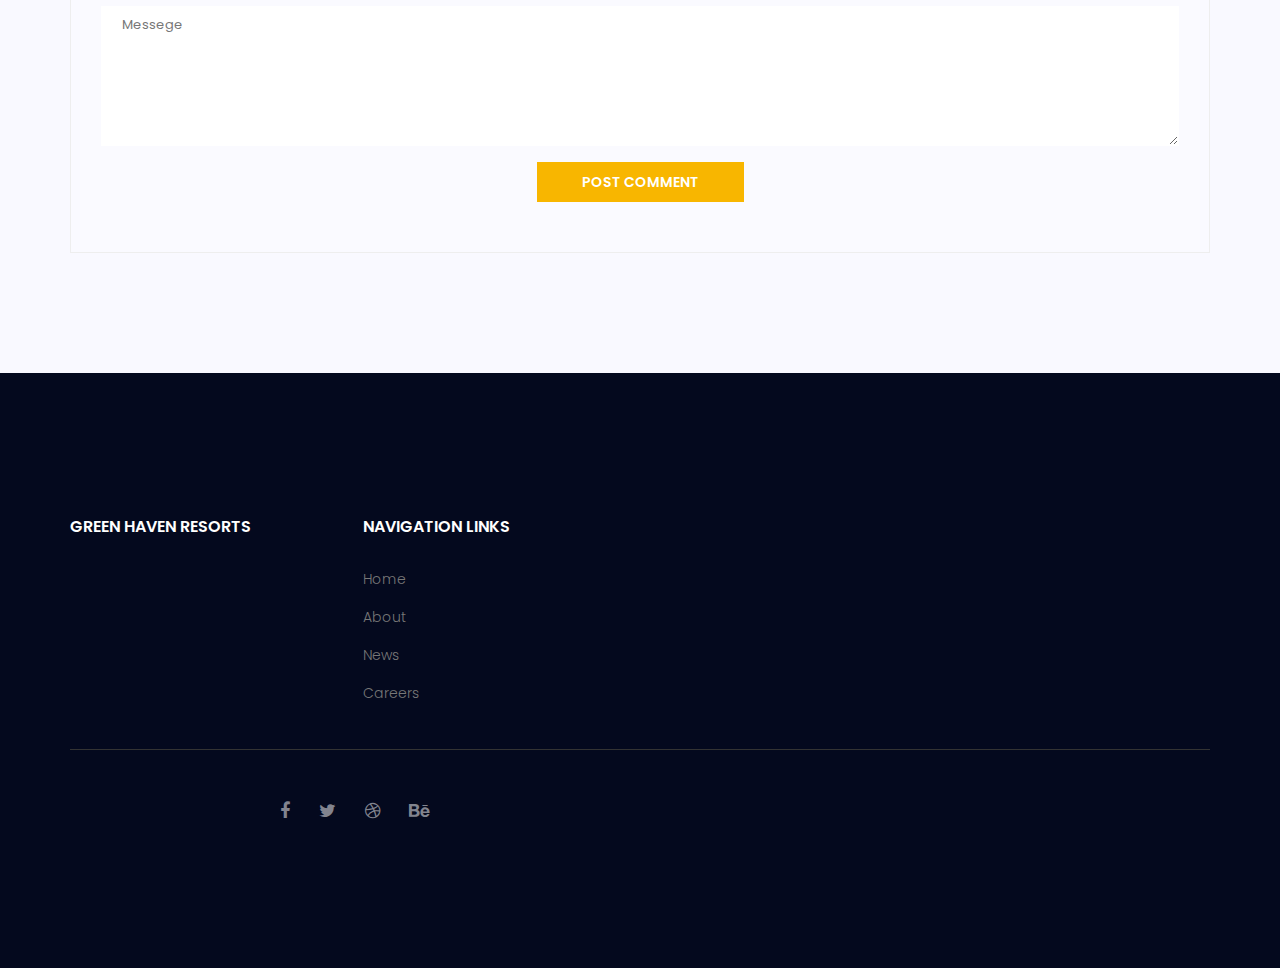
<file: blog-single.html>
<!doctype html>
<html lang="en">
    <head>
        <!-- Required meta tags -->
        <meta charset="utf-8">
        <meta name="viewport" content="width=device-width, initial-scale=1, shrink-to-fit=no">
        <link rel="icon" href="image/favicon.png" type="image/png">
        <title>Green Haven Resorts</title>
        <!-- Bootstrap CSS -->
        <link rel="stylesheet" href="css/bootstrap.css">
        <link rel="stylesheet" href="vendors/linericon/style.css">
        <link rel="stylesheet" href="css/font-awesome.min.css">
        <link rel="stylesheet" href="vendors/bootstrap-datepicker/bootstrap-datetimepicker.min.css">
        <link rel="stylesheet" href="vendors/nice-select/css/nice-select.css">
        <link rel="stylesheet" href="vendors/owl-carousel/owl.carousel.min.css">
        <!-- main css -->
        <link rel="stylesheet" href="css/style.css">
        <link rel="stylesheet" href="css/responsive.css">
    </head>
    <body>
        <!--================Header Area =================-->
        <header class="header_area">
            <div class="container">
                <nav class="navbar navbar-expand-lg navbar-light">
                    <!-- Brand and toggle get grouped for better mobile display -->
                    <a class="navbar-brand logo_h" href="index.html"><h4>Green Haven Resorts</h4></a>
                    <button class="navbar-toggler" type="button" data-toggle="collapse" data-target="#navbarSupportedContent" aria-controls="navbarSupportedContent" aria-expanded="false" aria-label="Toggle navigation">
                        <span class="icon-bar"></span>
                        <span class="icon-bar"></span>
                        <span class="icon-bar"></span>
                    </button>
                    <!-- Collect the nav links, forms, and other content for toggling -->
                    <div class="collapse navbar-collapse offset" id="navbarSupportedContent">
                        <ul class="nav navbar-nav menu_nav ml-auto">
                            <li class="nav-item"><a class="nav-link" href="index.html">Home</a></li> 
                            <li class="nav-item"><a class="nav-link" href="accomodation.html">Activities</a></li>
                            <li class="nav-item"><a class="nav-link" href="gallery.html">Gallery</a></li>
                          
                            <li class="nav-item"><a class="nav-link" href="contact.html">Contact</a></li>
                            <li class="nav-item active"><a class="nav-link" href="blog-single.html">FaQs</a></li>
                            <li class="nav-item"><a class="nav-link" href="login.html">Login</a></li>
                            <li class="nav-item"><a class="nav-link" href="kaiadmin-lite-1.2.0/index.html">DashBoard</a></li>
                        </ul>
                    </div> 
                </nav>
            </div>
        </header>
        <!--================Header Area =================-->
        
        <!--================Breadcrumb Area =================-->
        <section class="breadcrumb_area blog_banner_two">
            <div class="overlay bg-parallax" data-stellar-ratio="0.8" data-stellar-vertical-offset="0" data-background=""></div>
            <div class="container">
                <div class="page-cover text-center">
                    <h2 class="page-cover-tittle f_48">FaQs</h2>
                    <ol class="breadcrumb">
                        <li><a href="index.html">Home</a></li>
                        <li class="active">FaQs</li>
                    </ol>
                </div>
            </div>
        </section>
        <!--================Breadcrumb Area =================-->
        
        <!--================Blog Area =================-->
        <section class="blog_area single-post-area">
            <div class="container">
                <div class="row">
                    <div class="col-lg-12 posts-list">
                        
                       
                           
                     
                        <div class="comments-area">
                            <h4>05 Comments</h4>
                            <div class="comment-list">
                                <div class="single-comment justify-content-between d-flex">
                                    <div class="user justify-content-between d-flex">
                                        <div class="thumb">
                                            <img src="image/blog/c1.jpg" alt="">
                                        </div>
                                        <div class="desc">
                                            <h5><a href="#">Brohan Branjan</a></h5>
                                            <p class="date">December 4, 2017 at 3:12 pm </p>
                                            <p class="comment">
                                                Super clean rooms and friendly staff. Loved my stay!
                                            </p>
                                        </div>
                                    </div>
                                    <div class="reply-btn">
                                           <a href="" class="btn-reply text-uppercase">reply</a> 
                                    </div>
                                </div>
                            </div>	
                            <div class="comment-list left-padding">
                                <div class="single-comment justify-content-between d-flex">
                                    <div class="user justify-content-between d-flex">
                                        <div class="thumb">
                                            <img src="image/blog/c2.jpg" alt="">
                                        </div>
                                        <div class="desc">
                                            <h5><a href="#">Bupe Lakaka</a></h5>
                                            <p class="date">December 4, 2017 at 3:12 pm </p>
                                            <p class="comment">
                                                Great location, everything was within walking distance!
                                            </p>
                                        </div>
                                    </div>
                                    <div class="reply-btn">
                                           <a href="" class="btn-reply text-uppercase">reply</a> 
                                    </div>
                                </div>
                            </div>	
                            <div class="comment-list left-padding">
                                <div class="single-comment justify-content-between d-flex">
                                    <div class="user justify-content-between d-flex">
                                        <div class="thumb">
                                            <img src="image/blog/c3.jpg" alt="">
                                        </div>
                                        <div class="desc">
                                            <h5><a href="#">Remy Ong</a></h5>
                                            <p class="date">December 4, 2017 at 3:12 pm </p>
                                            <p class="comment">
                                                Room was cozy and had a beautiful view. Will come back!
                                            </p>
                                        </div>
                                    </div>
                                    <div class="reply-btn">
                                           <a href="" class="btn-reply text-uppercase">reply</a> 
                                    </div>
                                </div>
                            </div>	
                            <div class="comment-list">
                                <div class="single-comment justify-content-between d-flex">
                                    <div class="user justify-content-between d-flex">
                                        <div class="thumb">
                                            <img src="image/blog/c4.jpg" alt="">
                                        </div>
                                        <div class="desc">
                                            <h5><a href="#">Luna Snow</a></h5>
                                            <p class="date">December 4, 2017 at 3:12 pm </p>
                                            <p class="comment">
                                                Check-in was quick and the staff were very helpful.
                                            </p>
                                        </div>
                                    </div>
                                    <div class="reply-btn">
                                           <a href="" class="btn-reply text-uppercase">reply</a> 
                                    </div>
                                </div>
                            </div>	
                            <div class="comment-list">
                                <div class="single-comment justify-content-between d-flex">
                                    <div class="user justify-content-between d-flex">
                                        <div class="thumb">
                                            <img src="image/blog/c5.jpg" alt="">
                                        </div>
                                        <div class="desc">
                                            <h5><a href="#">Ina Hayes</a></h5>
                                            <p class="date">December 4, 2017 at 3:12 pm </p>
                                            <p class="comment">
                                                Pool area was spotless and super relaxing.
                                            </p>
                                        </div>
                                    </div>
                                    <div class="reply-btn">
                                           <a href="" class="btn-reply text-uppercase">reply</a> 
                                    </div>
                                </div>
                            </div>	                                             				
                        </div>
                        <div class="comment-form">
                            <h4>Leave a Reply</h4>
                            <form>
                                <div class="form-group form-inline">
                                  <div class="form-group col-lg-6 col-md-6 name">
                                    <input type="text" class="form-control" id="name" placeholder="Enter Name" onfocus="this.placeholder = ''" onblur="this.placeholder = 'Enter Name'">
                                  </div>
                                  <div class="form-group col-lg-6 col-md-6 email">
                                    <input type="email" class="form-control" id="email" placeholder="Enter email address" onfocus="this.placeholder = ''" onblur="this.placeholder = 'Enter email address'">
                                  </div>										
                                </div>
                                <div class="form-group">
                                    <input type="text" class="form-control" id="subject" placeholder="Subject" onfocus="this.placeholder = ''" onblur="this.placeholder = 'Subject'">
                                </div>
                                <div class="form-group">
                                    <textarea class="form-control mb-10" rows="5" name="message" placeholder="Messege" onfocus="this.placeholder = ''" onblur="this.placeholder = 'Messege'" required=""></textarea>
                                </div>
                                <a href="#" class="primary-btn button_hover">Post Comment</a>	
                            </form>
                        </div>
                    </div>
                    
                </div>
            </div>
        </section>
        <!--================Blog Area =================-->
        
        <!--================ start footer Area  =================-->	
        <footer class="footer-area section_gap">
            <div class="container">
                <div class="row">
                    <div class="col-lg-3  col-md-6 col-sm-6">
                        <div class="single-footer-widget">
                            <h6 class="footer_title">Green Haven Resorts</h6>
                        </div>
                    </div>
                    <div class="col-lg-3 col-md-6 col-sm-6">
                        <div class="single-footer-widget">
                            <h6 class="footer_title">Navigation Links</h6>
                            <div class="row">
                                <div class="col-4">
                                    <ul class="list_style">
                                        <li><a href="#">Home</a></li>
                                        <li><a href="#">About</a></li>
                                        <li><a href="#">News</a></li>
                                        <li><a href="#">Careers</a></li>
                                    </ul>
                                </div>
                               									
                            </div>							
                        </div>
                    </div>							
                   
                   					
                </div>
                <div class="border_line"></div>
                <div class="row footer-bottom d-flex justify-content-between align-items-center">
                    
                    <div class="col-lg-4 col-sm-12 footer-social">
                        <a href="#"><i class="fa fa-facebook"></i></a>
                        <a href="#"><i class="fa fa-twitter"></i></a>
                        <a href="#"><i class="fa fa-dribbble"></i></a>
                        <a href="#"><i class="fa fa-behance"></i></a>
                    </div>
                </div>
            </div>
        </footer>
		<!--================ End footer Area  =================-->
        
        
        <!-- Optional JavaScript -->
        <!-- jQuery first, then Popper.js, then Bootstrap JS -->
        <script src="js/jquery-3.2.1.min.js"></script>
        <script src="js/popper.js"></script>
        <script src="js/bootstrap.min.js"></script>
        <script src="vendors/owl-carousel/owl.carousel.min.js"></script>
        <script src="js/jquery.ajaxchimp.min.js"></script>
        <script src="vendors/bootstrap-datepicker/bootstrap-datetimepicker.min.js"></script>
        <script src="vendors/nice-select/js/jquery.nice-select.js"></script>
        <script src="js/mail-script.js"></script>
        <script src="js/stellar.js"></script>
        <script src="vendors/lightbox/simpleLightbox.min.js"></script>
        <script src="js/custom.js"></script>
    </body>
</html>
</file>
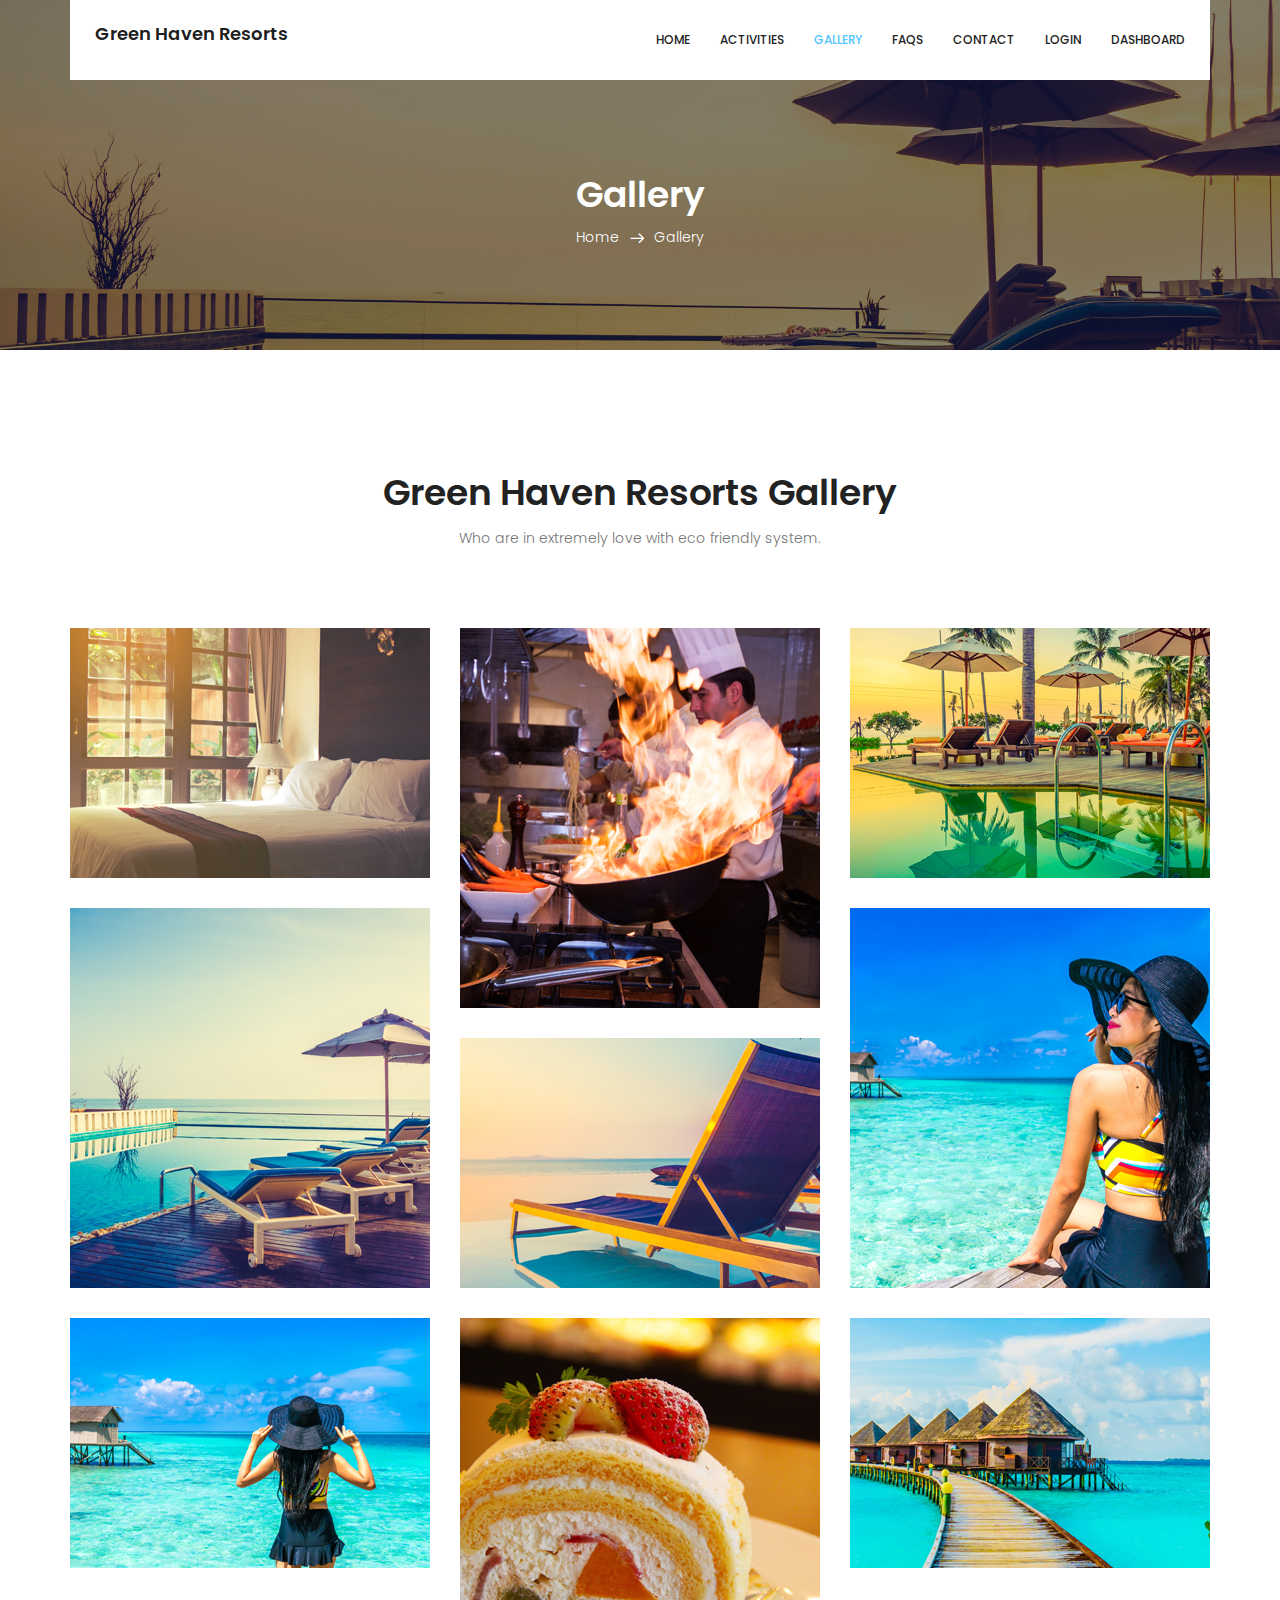
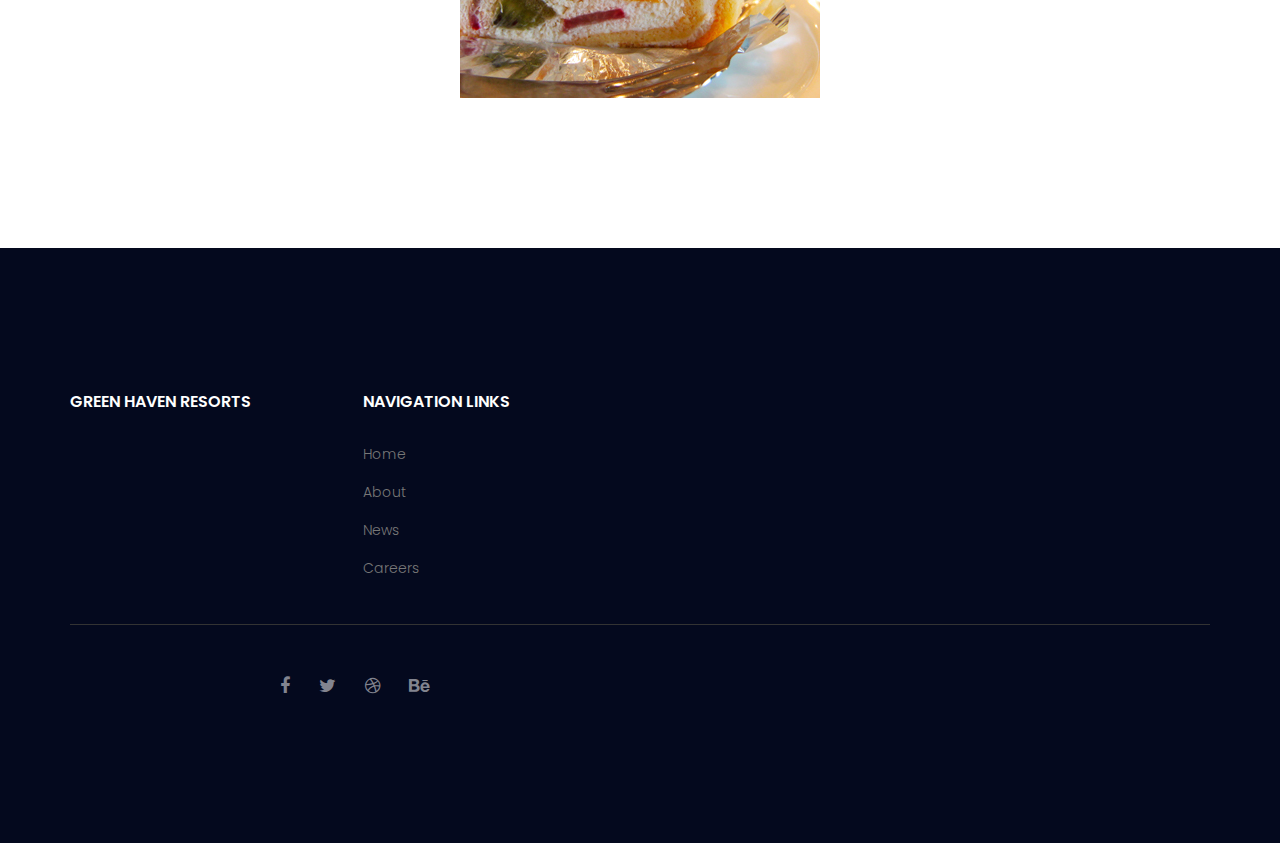
<file: gallery.html>
<!doctype html>
<html lang="en">
    <head>
        <!-- Required meta tags -->
        <meta charset="utf-8">
        <meta name="viewport" content="width=device-width, initial-scale=1, shrink-to-fit=no">
        <link rel="icon" href="image/favicon.png" type="image/png">
        <title>Green Haven Resorts</title>
        <!-- Bootstrap CSS -->
        <link rel="stylesheet" href="css/bootstrap.css">
        <link rel="stylesheet" href="vendors/linericon/style.css">
        <link rel="stylesheet" href="css/font-awesome.min.css">
        <link rel="stylesheet" href="vendors/bootstrap-datepicker/bootstrap-datetimepicker.min.css">
        <link rel="stylesheet" href="vendors/nice-select/css/nice-select.css">
        <link rel="stylesheet" href="vendors/owl-carousel/owl.carousel.min.css">
        <link rel="stylesheet" href="vendors/lightbox/simpleLightbox.css">
        <!-- main css -->
        <link rel="stylesheet" href="css/style.css">
        <link rel="stylesheet" href="css/responsive.css">
    </head>
    <body>
        <!--================Header Area =================-->
        <header class="header_area">
            <div class="container">
                <nav class="navbar navbar-expand-lg navbar-light">
                    <!-- Brand and toggle get grouped for better mobile display -->
                    <a class="navbar-brand logo_h" href="index.html"><h4>Green Haven Resorts</h4></a>
                    <button class="navbar-toggler" type="button" data-toggle="collapse" data-target="#navbarSupportedContent" aria-controls="navbarSupportedContent" aria-expanded="false" aria-label="Toggle navigation">
                        <span class="icon-bar"></span>
                        <span class="icon-bar"></span>
                        <span class="icon-bar"></span>
                    </button>
                    <!-- Collect the nav links, forms, and other content for toggling -->
                    <div class="collapse navbar-collapse offset" id="navbarSupportedContent">
                        <ul class="nav navbar-nav menu_nav ml-auto">
                            <li class="nav-item"><a class="nav-link" href="index.html">Home</a></li> 
                            <li class="nav-item"><a class="nav-link" href="accomodation.html">Activities</a></li>
                            <li class="nav-item active"><a class="nav-link" href="gallery.html">Gallery</a></li>
                            <li class="nav-item"><a class="nav-link" href="blog-single.html">FaQs</a></li>
                            <li class="nav-item"><a class="nav-link" href="contact.html">Contact</a></li>
                            <li class="nav-item"><a class="nav-link" href="login.html">Login</a></li>
                            <li class="nav-item"><a class="nav-link" href="kaiadmin-lite-1.2.0/index.html">DashBoard</a></li>
                        </ul>
                    </div> 
                </nav>
            </div>
        </header>
        <!--================Header Area =================-->
        
        <!--================Breadcrumb Area =================-->
        <section class="breadcrumb_area">
            <div class="overlay bg-parallax" data-stellar-ratio="0.8" data-stellar-vertical-offset="0" data-background=""></div>
            <div class="container">
                <div class="page-cover text-center">
                    <h2 class="page-cover-tittle">Gallery</h2>
                    <ol class="breadcrumb">
                        <li><a href="index.html">Home</a></li>
                        <li class="active">Gallery</li>
                    </ol>
                </div>
            </div>
        </section>
        <!--================Breadcrumb Area =================-->
        
        <!--================Breadcrumb Area =================-->
        <section class="gallery_area section_gap">
            <div class="container">
                <div class="section_title text-center">
                    <h2 class="title_color">Green Haven Resorts Gallery</h2>
                    <p>Who are in extremely love with eco friendly system.</p>
                </div>
                <div class="row imageGallery1" id="gallery">
                    <div class="col-md-4 gallery_item">
                        <div class="gallery_img">
                            <img src="image/gallery/01.jpg" alt="">
                            <div class="hover">
                            	<a class="light" href="image/gallery/01.jpg"><i class="fa fa-expand"></i></a>
                            </div>
                        </div>
                    </div>
                    <div class="col-md-4 gallery_item">
                        <div class="gallery_img">
                            <img src="image/gallery/02.jpg" alt="">
                            <div class="hover">
                            	<a class="light" href="image/gallery/02.jpg"><i class="fa fa-expand"></i></a>
                            </div>
                        </div>
                    </div>
                    <div class="col-md-4 gallery_item">
                        <div class="gallery_img">
                            <img src="image/gallery/03.jpg" alt="">
                            <div class="hover">
                            	<a class="light" href="image/gallery/03.jpg"><i class="fa fa-expand"></i></a>
                            </div>
                        </div>
                    </div>
                    <div class="col-md-4 gallery_item">
                        <div class="gallery_img">
                            <img src="image/gallery/04.jpg" alt="">
                            <div class="hover">
                            	<a class="light" href="image/gallery/04.jpg"><i class="fa fa-expand"></i></a>
                            </div>
                        </div>
                    </div>
                    
                    <div class="col-md-4 gallery_item">
                        <div class="gallery_img">
                            <img src="image/gallery/06.jpg" alt="">
                            <div class="hover">
                            	<a class="light" href="image/gallery/05.jpg"><i class="fa fa-expand"></i></a>
                            </div>
                        </div>
                    </div>
                    <div class="col-md-4 gallery_item">
                        <div class="gallery_img">
                            <img src="image/gallery/05.jpg" alt="">
                            <div class="hover">
                            	<a class="light" href="image/gallery/06.jpg"><i class="fa fa-expand"></i></a>
                            </div>
                        </div>
                    </div>
                    <div class="col-md-4 gallery_item">
                        <div class="gallery_img">
                            <img src="image/gallery/01-1.jpg" alt="">
                            <div class="hover">
                            	<a class="light" href="image/gallery/01-1.jpg"><i class="fa fa-expand"></i></a>
                            </div>
                        </div>
                    </div>
                    <div class="col-md-4 gallery_item">
                        <div class="gallery_img">
                            <img src="image/gallery/02-1.jpg" alt="">
                            <div class="hover">
                            	<a class="light" href="image/gallery/02-1.jpg"><i class="fa fa-expand"></i></a>
                            </div>
                        </div>
                    </div>
                    <div class="col-md-4 gallery_item">
                        <div class="gallery_img">
                            <img src="image/gallery/03-1.jpg" alt="">
                            <div class="hover">
                            	<a class="light" href="image/gallery/03-1.jpg"><i class="fa fa-expand"></i></a>
                            </div>
                        </div>
                    </div>
                </div>
            </div>
        </section>
        <!--================Breadcrumb Area =================-->
            <!--================ start footer Area  =================-->	
            <footer class="footer-area section_gap">
                <div class="container">
                    <div class="row">
                        <div class="col-lg-3  col-md-6 col-sm-6">
                            <div class="single-footer-widget">
                                <h6 class="footer_title">Green Haven Resorts</h6>
                            </div>
                        </div>
                        <div class="col-lg-3 col-md-6 col-sm-6">
                            <div class="single-footer-widget">
                                <h6 class="footer_title">Navigation Links</h6>
                                <div class="row">
                                    <div class="col-4">
                                        <ul class="list_style">
                                            <li><a href="#">Home</a></li>
                                            <li><a href="#">About</a></li>
                                            <li><a href="#">News</a></li>
                                            <li><a href="#">Careers</a></li>
                                        </ul>
                                    </div>
                                                                       
                                </div>							
                            </div>
                        </div>							
                       
                                           
                    </div>
                    <div class="border_line"></div>
                    <div class="row footer-bottom d-flex justify-content-between align-items-center">
                        
                        <div class="col-lg-4 col-sm-12 footer-social">
                            <a href="#"><i class="fa fa-facebook"></i></a>
                            <a href="#"><i class="fa fa-twitter"></i></a>
                            <a href="#"><i class="fa fa-dribbble"></i></a>
                            <a href="#"><i class="fa fa-behance"></i></a>
                        </div>
                    </div>
                </div>
            </footer>
            <!--================ End footer Area  =================-->
        
        
        <!-- Optional JavaScript -->
        <!-- jQuery first, then Popper.js, then Bootstrap JS -->
        <script src="js/jquery-3.2.1.min.js"></script>
        <script src="js/popper.js"></script>
        <script src="js/bootstrap.min.js"></script>
        <script src="vendors/owl-carousel/owl.carousel.min.js"></script>
        <script src="js/jquery.ajaxchimp.min.js"></script>
        <script src="vendors/bootstrap-datepicker/bootstrap-datetimepicker.min.js"></script>
        <script src="vendors/nice-select/js/jquery.nice-select.js"></script>
        <script src="js/mail-script.js"></script>
        <script src="js/stellar.js"></script>
        <script src="vendors/imagesloaded/imagesloaded.pkgd.min.js"></script>
        <script src="vendors/isotope/isotope-min.js"></script>
        <script src="js/stellar.js"></script>
        <script src="vendors/lightbox/simpleLightbox.min.js"></script>
        <script src="js/custom.js"></script>
    </body>
</html>
</file>
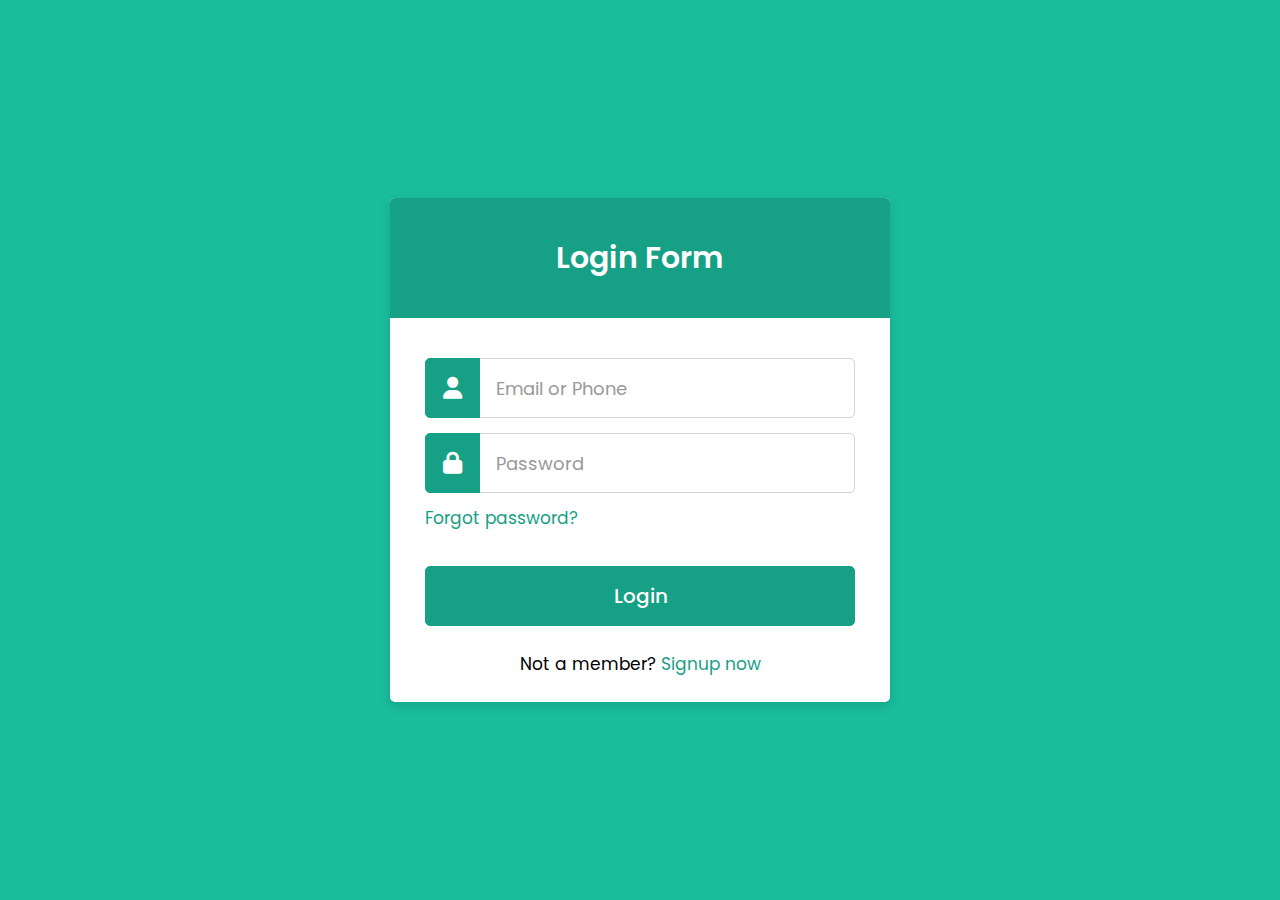
<file: login.html>
<!DOCTYPE html>
<html lang="en">
<head>
  <meta charset="utf-8" />
  <meta name="viewport" content="width=device-width, initial-scale=1.0" />
  <title>Green Haven resort Login page</title>
  <link rel="stylesheet" href="style.css" />
  <!-- Font Awesome CDN link for icons -->
  <link rel="stylesheet" href="https://cdnjs.cloudflare.com/ajax/libs/font-awesome/6.6.0/css/all.min.css" />
</head>
<body>
  <div class="wrapper">
    <div class="title"><span>Login Form</span></div>
    <form action="#">
      <div class="row">
        <i class="fas fa-user"></i>
        <input type="text" placeholder="Email or Phone" required />
      </div>
      <div class="row">
        <i class="fas fa-lock"></i>
        <input type="password" placeholder="Password" required />
      </div>
      <div class="pass"><a href="#">Forgot password?</a></div>
      <div class="row button">
        <input type="submit" value="Login" />
      </div>
      <div class="signup-link">Not a member? <a href="#">Signup now</a></div>
    </form>
  </div>
</body>
</html>
</file>
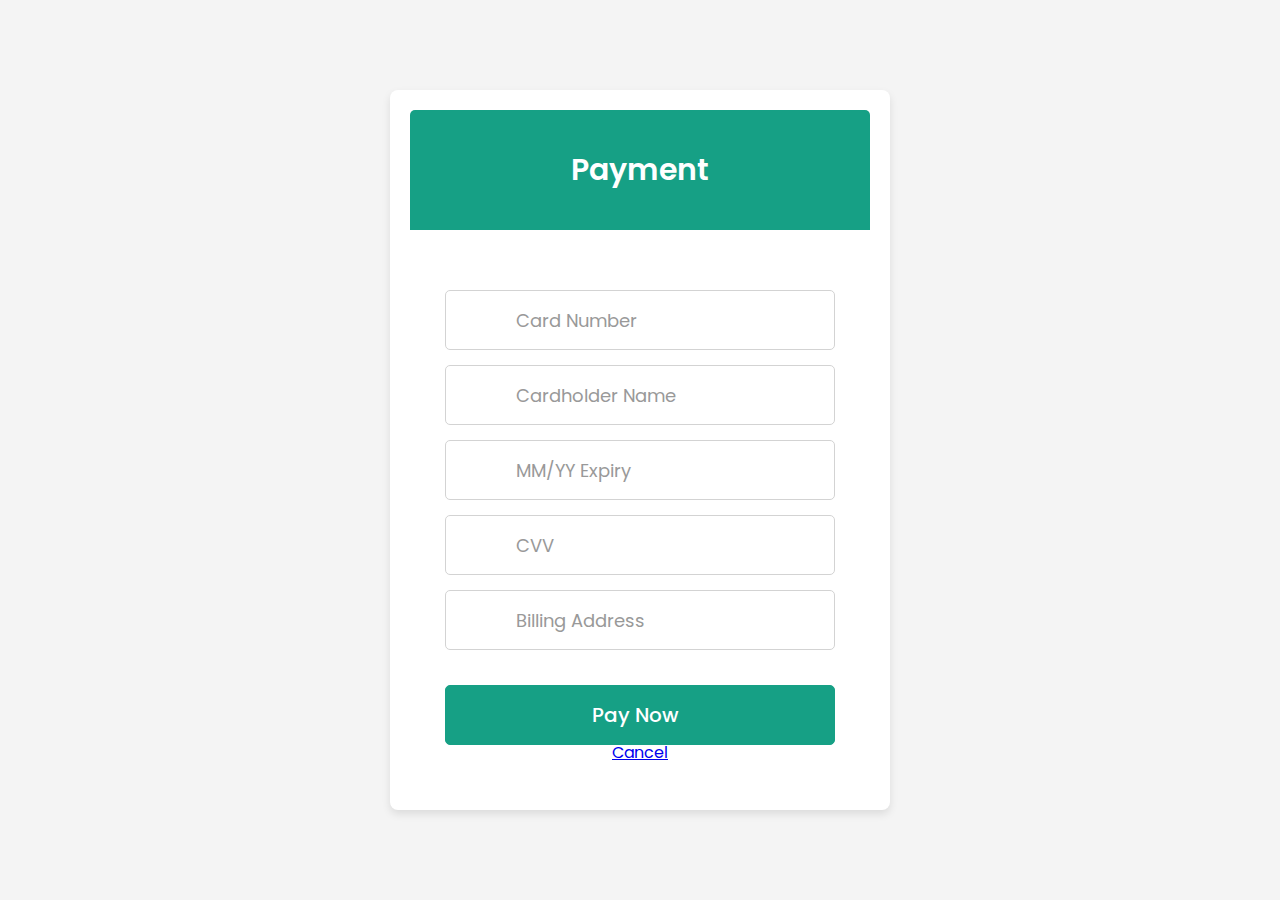
<file: payments.html>
<!DOCTYPE html>
<html lang="en">
<head>
  <meta charset="utf-8" />
  <meta name="viewport" content="width=device-width, initial-scale=1.0" />
  <title>Payment Gateway</title>
  <link rel="stylesheet" href="style.css" />
  <!-- Font Awesome CDN link for icons -->
  <link rel="stylesheet" href="https://cdnjs.cloudflare.com/ajax/libs/font-awesome/6.6.0/css/all.min.css" />
  <style>
    body {
      font-family: Arial, sans-serif;
      margin: 0;
      padding: 0;
      background-color: #f4f4f4;
    }
    .wrapper {
      width: 550px;
      padding: 20px;
      background-color: #fff;
      margin: 50px auto;
      box-shadow: 0 4px 8px rgba(0, 0, 0, 0.1);
      border-radius: 8px;
    }
    .title {
      text-align: center;
      font-size: 24px;
      margin-bottom: 20px;
    }
    .row {
      margin-bottom: 15px;
    }
    .row input {
      width: 100%;
      padding: 10px;
      border: 1px solid #ccc;
      border-radius: 5px;
      font-size: 14px;
    }
    .button input {
      background-color: #4CAF50;
      color: white;
      border: none;
      cursor: pointer;
      padding: 10px;
      width: 100%;
      border-radius: 5px;
    }
    .button input:hover {
      background-color: #45a049;
    }
    .cancel-link {
      text-align: center;
      margin-top: 10px;
    }
  </style>
</head>
<body>
  <div class="wrapper">
    <div class="title">Payment</div>
    <form action="#" method="post">
      <div class="row">
        <input type="text" placeholder="Card Number" required />
      </div>
      <div class="row">
        <input type="text" placeholder="Cardholder Name" required />
      </div>
      <div class="row">
        <input type="text" placeholder="MM/YY Expiry" required />
      </div>
      <div class="row">
        <input type="text" placeholder="CVV" required />
      </div>
      <div class="row">
        <input type="text" placeholder="Billing Address" required />
      </div>
      <div class="row button">
        <input type="submit" value="Pay Now" />
      </div>
      <div class="cancel-link">
        <a href="#">Cancel</a>
      </div>
    </form>
  </div>
</body>
</html>
</file>
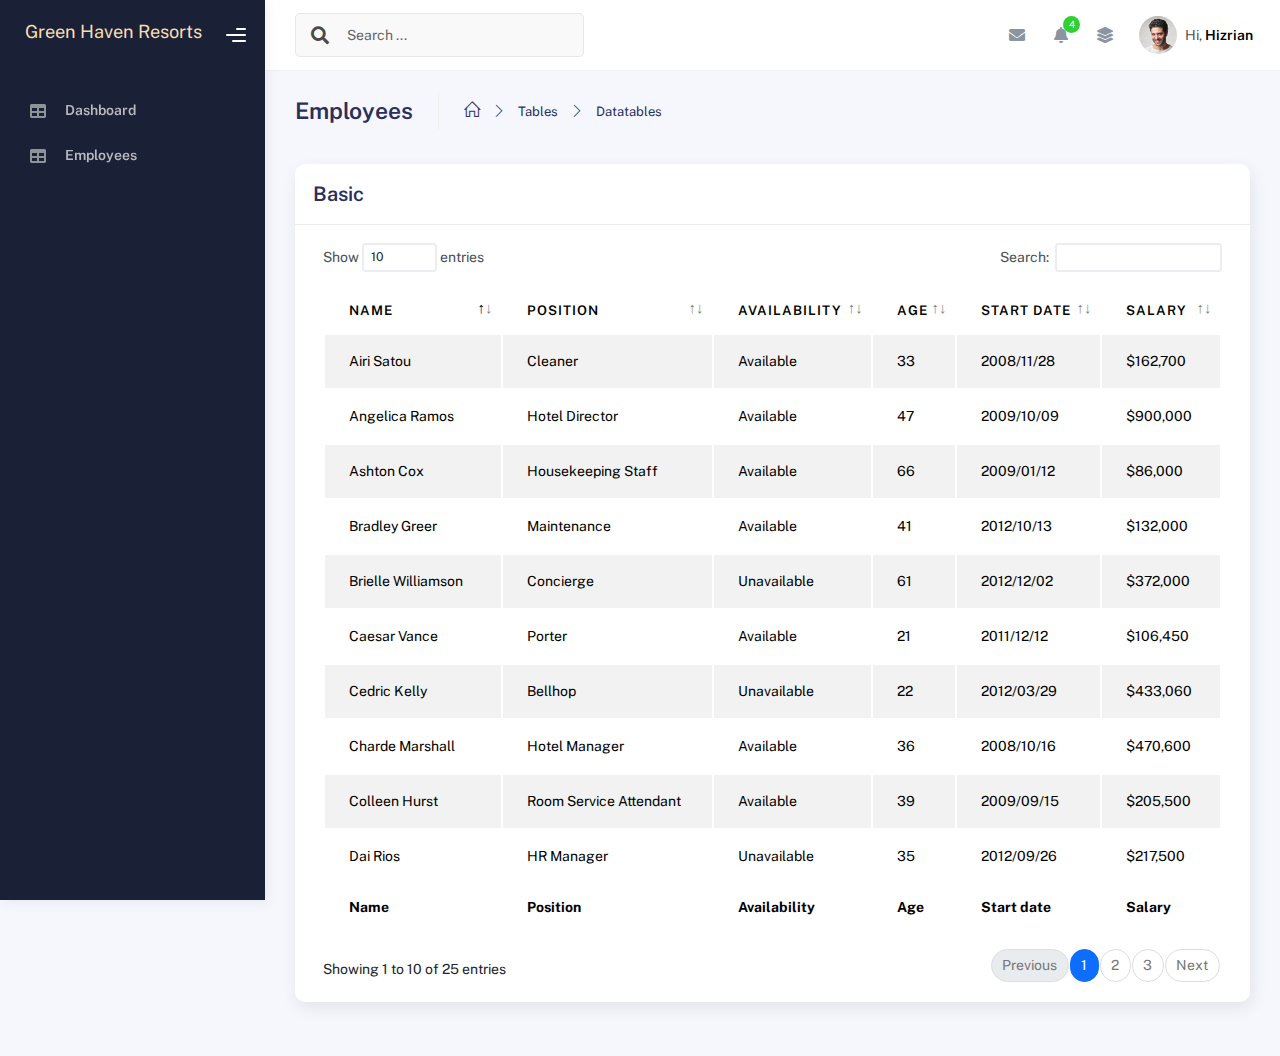
<file: kaiadmin-lite-1.2.0/tables/datatables.html>
<!DOCTYPE html>
<html lang="en">
  <head>
    <meta http-equiv="X-UA-Compatible" content="IE=edge" />
    <title>Datatables - Kaiadmin Bootstrap 5 Admin Dashboard</title>
    <meta
      content="width=device-width, initial-scale=1.0, shrink-to-fit=no"
      name="viewport"
    />
    <link
      rel="icon"
      href="../assets/img/kaiadmin/favicon.ico"
      type="image/x-icon"
    />

    <!-- Fonts and icons -->
    <script src="../assets/js/plugin/webfont/webfont.min.js"></script>
    <script>
      WebFont.load({
        google: { families: ["Public Sans:300,400,500,600,700"] },
        custom: {
          families: [
            "Font Awesome 5 Solid",
            "Font Awesome 5 Regular",
            "Font Awesome 5 Brands",
            "simple-line-icons",
          ],
          urls: ["../assets/css/fonts.min.css"],
        },
        active: function () {
          sessionStorage.fonts = true;
        },
      });
    </script>

    <!-- CSS Files -->
    <link rel="stylesheet" href="../assets/css/bootstrap.min.css" />
    <link rel="stylesheet" href="../assets/css/plugins.min.css" />
    <link rel="stylesheet" href="../assets/css/kaiadmin.min.css" />

    <!-- CSS Just for demo purpose, don't include it in your project -->
    <link rel="stylesheet" href="../assets/css/demo.css" />
  </head>
  <body>
    <div class="wrapper">
      <!-- Sidebar -->
      <div class="sidebar" data-background-color="dark">
        <div class="sidebar-logo">
          <!-- Logo Header -->
          <div class="logo-header" data-background-color="dark">
            <a href="../index.html" class="logo">
              <h5 style="color: wheat;">Green Haven Resorts</h5>
            </a>
            <div class="nav-toggle">
              <button class="btn btn-toggle toggle-sidebar">
                <i class="gg-menu-right"></i>
              </button>
              <button class="btn btn-toggle sidenav-toggler">
                <i class="gg-menu-left"></i>
              </button>
            </div>
            <button class="topbar-toggler more">
              <i class="gg-more-vertical-alt"></i>
            </button>
          </div>
          <!-- End Logo Header -->
        </div>
        <div class="sidebar-wrapper scrollbar scrollbar-inner">
          <div class="sidebar-content">
            <ul class="nav nav-secondary">
              <li class="nav-item">
                <a href="../index.html">
                  <i class="fas fa-table"></i>
                  <p>Dashboard</p>
                </a>
              </li>
              <li class="nav-item">
                <a href="tables/datatables.html">
                  <i class="fas fa-table"></i>
                  <p>Employees</p>
                </a>
              </li>
              
            
              
             
              
              
            </ul>
          </div>
        </div>
      </div>
      <!-- End Sidebar -->

      <div class="main-panel">
        <div class="main-header">
          <div class="main-header-logo">
            <!-- Logo Header -->
            <div class="logo-header" data-background-color="dark">
              <a href="../index.html" class="logo">
                <img
                  src="../assets/img/kaiadmin/logo_light.svg"
                  alt="navbar brand"
                  class="navbar-brand"
                  height="20"
                />
              </a>
              <div class="nav-toggle">
                <button class="btn btn-toggle toggle-sidebar">
                  <i class="gg-menu-right"></i>
                </button>
                <button class="btn btn-toggle sidenav-toggler">
                  <i class="gg-menu-left"></i>
                </button>
              </div>
              <button class="topbar-toggler more">
                <i class="gg-more-vertical-alt"></i>
              </button>
            </div>
            <!-- End Logo Header -->
          </div>
          <!-- Navbar Header -->
          <nav
            class="navbar navbar-header navbar-header-transparent navbar-expand-lg border-bottom"
          >
            <div class="container-fluid">
              <nav
                class="navbar navbar-header-left navbar-expand-lg navbar-form nav-search p-0 d-none d-lg-flex"
              >
                <div class="input-group">
                  <div class="input-group-prepend">
                    <button type="submit" class="btn btn-search pe-1">
                      <i class="fa fa-search search-icon"></i>
                    </button>
                  </div>
                  <input
                    type="text"
                    placeholder="Search ..."
                    class="form-control"
                  />
                </div>
              </nav>

              <ul class="navbar-nav topbar-nav ms-md-auto align-items-center">
                <li
                  class="nav-item topbar-icon dropdown hidden-caret d-flex d-lg-none"
                >
                  <a
                    class="nav-link dropdown-toggle"
                    data-bs-toggle="dropdown"
                    href="#"
                    role="button"
                    aria-expanded="false"
                    aria-haspopup="true"
                  >
                    <i class="fa fa-search"></i>
                  </a>
                  <ul class="dropdown-menu dropdown-search animated fadeIn">
                    <form class="navbar-left navbar-form nav-search">
                      <div class="input-group">
                        <input
                          type="text"
                          placeholder="Search ..."
                          class="form-control"
                        />
                      </div>
                    </form>
                  </ul>
                </li>
                <li class="nav-item topbar-icon dropdown hidden-caret">
                  <a
                    class="nav-link dropdown-toggle"
                    href="#"
                    id="messageDropdown"
                    role="button"
                    data-bs-toggle="dropdown"
                    aria-haspopup="true"
                    aria-expanded="false"
                  >
                    <i class="fa fa-envelope"></i>
                  </a>
                  <ul
                    class="dropdown-menu messages-notif-box animated fadeIn"
                    aria-labelledby="messageDropdown"
                  >
                    <li>
                      <div
                        class="dropdown-title d-flex justify-content-between align-items-center"
                      >
                        Messages
                        <a href="#" class="small">Mark all as read</a>
                      </div>
                    </li>
                    <li>
                      <div class="message-notif-scroll scrollbar-outer">
                        <div class="notif-center">
                          <a href="#">
                            <div class="notif-img">
                              <img
                                src="../assets/img/jm_denis.jpg"
                                alt="Img Profile"
                              />
                            </div>
                            <div class="notif-content">
                              <span class="subject">Jimmy Denis</span>
                              <span class="block"> How are you ? </span>
                              <span class="time">5 minutes ago</span>
                            </div>
                          </a>
                          <a href="#">
                            <div class="notif-img">
                              <img
                                src="../assets/img/chadengle.jpg"
                                alt="Img Profile"
                              />
                            </div>
                            <div class="notif-content">
                              <span class="subject">Chad</span>
                              <span class="block"> Ok, Thanks ! </span>
                              <span class="time">12 minutes ago</span>
                            </div>
                          </a>
                          <a href="#">
                            <div class="notif-img">
                              <img
                                src="../assets/img/mlane.jpg"
                                alt="Img Profile"
                              />
                            </div>
                            <div class="notif-content">
                              <span class="subject">Jhon Doe</span>
                              <span class="block">
                                Ready for the meeting today...
                              </span>
                              <span class="time">12 minutes ago</span>
                            </div>
                          </a>
                          <a href="#">
                            <div class="notif-img">
                              <img
                                src="../assets/img/talha.jpg"
                                alt="Img Profile"
                              />
                            </div>
                            <div class="notif-content">
                              <span class="subject">Talha</span>
                              <span class="block"> Hi, Apa Kabar ? </span>
                              <span class="time">17 minutes ago</span>
                            </div>
                          </a>
                        </div>
                      </div>
                    </li>
                    <li>
                      <a class="see-all" href="javascript:void(0);"
                        >See all messages<i class="fa fa-angle-right"></i>
                      </a>
                    </li>
                  </ul>
                </li>
                <li class="nav-item topbar-icon dropdown hidden-caret">
                  <a
                    class="nav-link dropdown-toggle"
                    href="#"
                    id="notifDropdown"
                    role="button"
                    data-bs-toggle="dropdown"
                    aria-haspopup="true"
                    aria-expanded="false"
                  >
                    <i class="fa fa-bell"></i>
                    <span class="notification">4</span>
                  </a>
                  <ul
                    class="dropdown-menu notif-box animated fadeIn"
                    aria-labelledby="notifDropdown"
                  >
                    <li>
                      <div class="dropdown-title">
                        You have 4 new notification
                      </div>
                    </li>
                    <li>
                      <div class="notif-scroll scrollbar-outer">
                        <div class="notif-center">
                          <a href="#">
                            <div class="notif-icon notif-primary">
                              <i class="fa fa-user-plus"></i>
                            </div>
                            <div class="notif-content">
                              <span class="block"> New user registered </span>
                              <span class="time">5 minutes ago</span>
                            </div>
                          </a>
                          <a href="#">
                            <div class="notif-icon notif-success">
                              <i class="fa fa-comment"></i>
                            </div>
                            <div class="notif-content">
                              <span class="block">
                                Rahmad commented on Admin
                              </span>
                              <span class="time">12 minutes ago</span>
                            </div>
                          </a>
                          <a href="#">
                            <div class="notif-img">
                              <img
                                src="../assets/img/profile2.jpg"
                                alt="Img Profile"
                              />
                            </div>
                            <div class="notif-content">
                              <span class="block">
                                Reza send messages to you
                              </span>
                              <span class="time">12 minutes ago</span>
                            </div>
                          </a>
                          <a href="#">
                            <div class="notif-icon notif-danger">
                              <i class="fa fa-heart"></i>
                            </div>
                            <div class="notif-content">
                              <span class="block"> Farrah liked Admin </span>
                              <span class="time">17 minutes ago</span>
                            </div>
                          </a>
                        </div>
                      </div>
                    </li>
                    <li>
                      <a class="see-all" href="javascript:void(0);"
                        >See all notifications<i class="fa fa-angle-right"></i>
                      </a>
                    </li>
                  </ul>
                </li>
                <li class="nav-item topbar-icon dropdown hidden-caret">
                  <a
                    class="nav-link"
                    data-bs-toggle="dropdown"
                    href="#"
                    aria-expanded="false"
                  >
                    <i class="fas fa-layer-group"></i>
                  </a>
                  <div class="dropdown-menu quick-actions animated fadeIn">
                    <div class="quick-actions-header">
                      <span class="title mb-1">Quick Actions</span>
                      <span class="subtitle op-7">Shortcuts</span>
                    </div>
                    <div class="quick-actions-scroll scrollbar-outer">
                      <div class="quick-actions-items">
                        <div class="row m-0">
                          <a class="col-6 col-md-4 p-0" href="#">
                            <div class="quick-actions-item">
                              <div class="avatar-item bg-danger rounded-circle">
                                <i class="far fa-calendar-alt"></i>
                              </div>
                              <span class="text">Calendar</span>
                            </div>
                          </a>
                          <a class="col-6 col-md-4 p-0" href="#">
                            <div class="quick-actions-item">
                              <div
                                class="avatar-item bg-warning rounded-circle"
                              >
                                <i class="fas fa-map"></i>
                              </div>
                              <span class="text">Maps</span>
                            </div>
                          </a>
                          <a class="col-6 col-md-4 p-0" href="#">
                            <div class="quick-actions-item">
                              <div class="avatar-item bg-info rounded-circle">
                                <i class="fas fa-file-excel"></i>
                              </div>
                              <span class="text">Reports</span>
                            </div>
                          </a>
                          <a class="col-6 col-md-4 p-0" href="#">
                            <div class="quick-actions-item">
                              <div
                                class="avatar-item bg-success rounded-circle"
                              >
                                <i class="fas fa-envelope"></i>
                              </div>
                              <span class="text">Emails</span>
                            </div>
                          </a>
                          <a class="col-6 col-md-4 p-0" href="#">
                            <div class="quick-actions-item">
                              <div
                                class="avatar-item bg-primary rounded-circle"
                              >
                                <i class="fas fa-file-invoice-dollar"></i>
                              </div>
                              <span class="text">Invoice</span>
                            </div>
                          </a>
                          <a class="col-6 col-md-4 p-0" href="#">
                            <div class="quick-actions-item">
                              <div
                                class="avatar-item bg-secondary rounded-circle"
                              >
                                <i class="fas fa-credit-card"></i>
                              </div>
                              <span class="text">Payments</span>
                            </div>
                          </a>
                        </div>
                      </div>
                    </div>
                  </div>
                </li>

                <li class="nav-item topbar-user dropdown hidden-caret">
                  <a
                    class="dropdown-toggle profile-pic"
                    data-bs-toggle="dropdown"
                    href="#"
                    aria-expanded="false"
                  >
                    <div class="avatar-sm">
                      <img
                        src="../assets/img/profile.jpg"
                        alt="..."
                        class="avatar-img rounded-circle"
                      />
                    </div>
                    <span class="profile-username">
                      <span class="op-7">Hi,</span>
                      <span class="fw-bold">Hizrian</span>
                    </span>
                  </a>
                  <ul class="dropdown-menu dropdown-user animated fadeIn">
                    <div class="dropdown-user-scroll scrollbar-outer">
                      <li>
                        <div class="user-box">
                          <div class="avatar-lg">
                            <img
                              src="../assets/img/profile.jpg"
                              alt="image profile"
                              class="avatar-img rounded"
                            />
                          </div>
                          <div class="u-text">
                            <h4>Hizrian</h4>
                            <p class="text-muted">hello@example.com</p>
                            <a
                              href="profile.html"
                              class="btn btn-xs btn-secondary btn-sm"
                              >View Profile</a
                            >
                          </div>
                        </div>
                      </li>
                      <li>
                        <div class="dropdown-divider"></div>
                        <a class="dropdown-item" href="#">My Profile</a>
                        <a class="dropdown-item" href="#">My Balance</a>
                        <a class="dropdown-item" href="#">Inbox</a>
                        <div class="dropdown-divider"></div>
                        <a class="dropdown-item" href="#">Account Setting</a>
                        <div class="dropdown-divider"></div>
                        <a class="dropdown-item" href="#">Logout</a>
                      </li>
                    </div>
                  </ul>
                </li>
              </ul>
            </div>
          </nav>
          <!-- End Navbar -->
        </div>

        <div class="container">
          <div class="page-inner">
            <div class="page-header">
              <h3 class="fw-bold mb-3">Employees</h3>
              <ul class="breadcrumbs mb-3">
                <li class="nav-home">
                  <a href="#">
                    <i class="icon-home"></i>
                  </a>
                </li>
                <li class="separator">
                  <i class="icon-arrow-right"></i>
                </li>
                <li class="nav-item">
                  <a href="#">Tables</a>
                </li>
                <li class="separator">
                  <i class="icon-arrow-right"></i>
                </li>
                <li class="nav-item">
                  <a href="#">Datatables</a>
                </li>
              </ul>
            </div>
            <div class="row">
              <div class="col-md-12">
                <div class="card">
                  <div class="card-header">
                    <h4 class="card-title">Basic</h4>
                  </div>
                  <div class="card-body">
                    <div class="table-responsive">
                      <table
                        id="basic-datatables"
                        class="display table table-striped table-hover"
                      >
                        <thead>
                          <tr>
                            <th>Name</th>
                            <th>Position</th>
                            <th>Availability</th>
                            <th>Age</th>
                            <th>Start date</th>
                            <th>Salary</th>
                          </tr>
                        </thead>
                        <tfoot>
                          <tr>
                            <th>Name</th>
                            <th>Position</th>
                            <th>Availability</th>
                            <th>Age</th>
                            <th>Start date</th>
                            <th>Salary</th>
                          </tr>
                        </tfoot>
                        <tbody>
                          <tr>
                            <td>Tiger Nixon</td>
                            <td>Head Chef</td>
                            <td>Available</td>
                            <td>61</td>
                            <td>2011/04/25</td>
                            <td>$320,800</td>
                          </tr>
                          <tr>
                            <td>Garrett Winters</td>
                            <td>Receptionist</td>
                            <td>Unavailable</td>
                            <td>63</td>
                            <td>2011/07/25</td>
                            <td>$170,750</td>
                          </tr>
                          <tr>
                            <td>Ashton Cox</td>
                            <td>Housekeeping Staff</td>
                            <td>Available</td>
                            <td>66</td>
                            <td>2009/01/12</td>
                            <td>$86,000</td>
                          </tr>
                          <tr>
                            <td>Cedric Kelly</td>
                            <td>Bellhop</td>
                            <td>Unavailable</td>
                            <td>22</td>
                            <td>2012/03/29</td>
                            <td>$433,060</td>
                          </tr>
                          <tr>
                            <td>Airi Satou</td>
                            <td>Cleaner</td>
                            <td>Available</td>
                            <td>33</td>
                            <td>2008/11/28</td>
                            <td>$162,700</td>
                          </tr>
                          <tr>
                            <td>Brielle Williamson</td>
                            <td>Concierge</td>
                            <td>Unavailable</td>
                            <td>61</td>
                            <td>2012/12/02</td>
                            <td>$372,000</td>
                          </tr>
                          <tr>
                            <td>Herrod Chandler</td>
                            <td>Waiter</td>
                            <td>Available</td>
                            <td>59</td>
                            <td>2012/08/06</td>
                            <td>$137,500</td>
                          </tr>
                          <tr>
                            <td>Rhona Davidson</td>
                            <td>Concierge</td>
                            <td>Unavailable</td>
                            <td>55</td>
                            <td>2010/10/14</td>
                            <td>$327,900</td>
                          </tr>
                          <tr>
                            <td>Colleen Hurst</td>
                            <td>Room Service Attendant</td>
                            <td>Available</td>
                            <td>39</td>
                            <td>2009/09/15</td>
                            <td>$205,500</td>
                          </tr>
                          <tr>
                            <td>Sonya Frost</td>
                            <td>Pastry Chef</td>
                            <td>Unavailable</td>
                            <td>23</td>
                            <td>2008/12/13</td>
                            <td>$103,600</td>
                          </tr>
                          <tr>
                            <td>Jena Gaines</td>
                            <td>Front Desk Manager</td>
                            <td>Available</td>
                            <td>30</td>
                            <td>2008/12/19</td>
                            <td>$90,560</td>
                          </tr>
                          <tr>
                            <td>Quinn Flynn</td>
                            <td>Bar Manager</td>
                            <td>Unavailable</td>
                            <td>22</td>
                            <td>2013/03/03</td>
                            <td>$342,000</td>
                          </tr>
                          <tr>
                            <td>Charde Marshall</td>
                            <td>Hotel Manager</td>
                            <td>Available</td>
                            <td>36</td>
                            <td>2008/10/16</td>
                            <td>$470,600</td>
                          </tr>
                          <tr>
                            <td>Haley Kennedy</td>
                            <td>Event Coordinator</td>
                            <td>Unavailable</td>
                            <td>43</td>
                            <td>2012/12/18</td>
                            <td>$313,500</td>
                          </tr>
                          <tr>
                            <td>Tatyana Fitzpatrick</td>
                            <td>Assistant Manager</td>
                            <td>Available</td>
                            <td>19</td>
                            <td>2010/03/17</td>
                            <td>$385,750</td>
                          </tr>
                          <tr>
                            <td>Michael Silva</td>
                            <td>Kitchen Porter</td>
                            <td>Unavailable</td>
                            <td>66</td>
                            <td>2012/11/27</td>
                            <td>$198,500</td>
                          </tr>
                          <tr>
                            <td>Paul Byrd</td>
                            <td>General Manager</td>
                            <td>Available</td>
                            <td>64</td>
                            <td>2010/06/09</td>
                            <td>$725,000</td>
                          </tr>
                          <tr>
                            <td>Gloria Little</td>
                            <td>IT Support Technician</td>
                            <td>Unavailable</td>
                            <td>59</td>
                            <td>2009/04/10</td>
                            <td>$237,500</td>
                          </tr>
                          <tr>
                            <td>Bradley Greer</td>
                            <td>Maintenance</td>
                            <td>Available</td>
                            <td>41</td>
                            <td>2012/10/13</td>
                            <td>$132,000</td>
                          </tr>
                          <tr>
                            <td>Dai Rios</td>
                            <td>HR Manager</td>
                            <td>Unavailable</td>
                            <td>35</td>
                            <td>2012/09/26</td>
                            <td>$217,500</td>
                          </tr>
                          <tr>
                            <td>Jenette Caldwell</td>
                            <td>Banquet Supervisor</td>
                            <td>Available</td>
                            <td>30</td>
                            <td>2011/09/03</td>
                            <td>$345,000</td>
                          </tr>
                          <tr>
                            <td>Yuri Berry</td>
                            <td>Executive Chef</td>
                            <td>Unavailable</td>
                            <td>40</td>
                            <td>2009/06/25</td>
                            <td>$675,000</td>
                          </tr>
                          <tr>
                            <td>Caesar Vance</td>
                            <td>Porter</td>
                            <td>Available</td>
                            <td>21</td>
                            <td>2011/12/12</td>
                            <td>$106,450</td>
                          </tr>
                          <tr>
                            <td>Doris Wilder</td>
                            <td>Room Attendant</td>
                            <td>Unavailable</td>
                            <td>23</td>
                            <td>2010/09/20</td>
                            <td>$85,600</td>
                          </tr>
                          <tr>
                            <td>Angelica Ramos</td>
                            <td>Hotel Director</td>
                            <td>Available</td>
                            <td>47</td>
                            <td>2009/10/09</td>
                            <td>$900,000</td>
                          </tr>
                          
                        
                        </tbody>
                      </table>
                    </div>
                  </div>
                </div>
              </div>

             

        
      </div>

      
    </div>
    <!--   Core JS Files   -->
    <script src="../assets/js/core/jquery-3.7.1.min.js"></script>
    <script src="../assets/js/core/popper.min.js"></script>
    <script src="../assets/js/core/bootstrap.min.js"></script>

    <!-- jQuery Scrollbar -->
    <script src="../assets/js/plugin/jquery-scrollbar/jquery.scrollbar.min.js"></script>
    <!-- Datatables -->
    <script src="../assets/js/plugin/datatables/datatables.min.js"></script>
    <!-- Kaiadmin JS -->
    <script src="../assets/js/kaiadmin.min.js"></script>
    <!-- Kaiadmin DEMO methods, don't include it in your project! -->
    <script src="../assets/js/setting-demo2.js"></script>
    <script>
      $(document).ready(function () {
        $("#basic-datatables").DataTable({});

        $("#multi-filter-select").DataTable({
          pageLength: 5,
          initComplete: function () {
            this.api()
              .columns()
              .every(function () {
                var column = this;
                var select = $(
                  '<select class="form-select"><option value=""></option></select>'
                )
                  .appendTo($(column.footer()).empty())
                  .on("change", function () {
                    var val = $.fn.dataTable.util.escapeRegex($(this).val());

                    column
                      .search(val ? "^" + val + "$" : "", true, false)
                      .draw();
                  });

                column
                  .data()
                  .unique()
                  .sort()
                  .each(function (d, j) {
                    select.append(
                      '<option value="' + d + '">' + d + "</option>"
                    );
                  });
              });
          },
        });

        // Add Row
        $("#add-row").DataTable({
          pageLength: 5,
        });

        var action =
          '<td> <div class="form-button-action"> <button type="button" data-bs-toggle="tooltip" title="" class="btn btn-link btn-primary btn-lg" data-original-title="Edit Task"> <i class="fa fa-edit"></i> </button> <button type="button" data-bs-toggle="tooltip" title="" class="btn btn-link btn-danger" data-original-title="Remove"> <i class="fa fa-times"></i> </button> </div> </td>';

        $("#addRowButton").click(function () {
          $("#add-row")
            .dataTable()
            .fnAddData([
              $("#addName").val(),
              $("#addPosition").val(),
              $("#addOffice").val(),
              action,
            ]);
          $("#addRowModal").modal("hide");
        });
      });
    </script>
  </body>
</html>
</file>
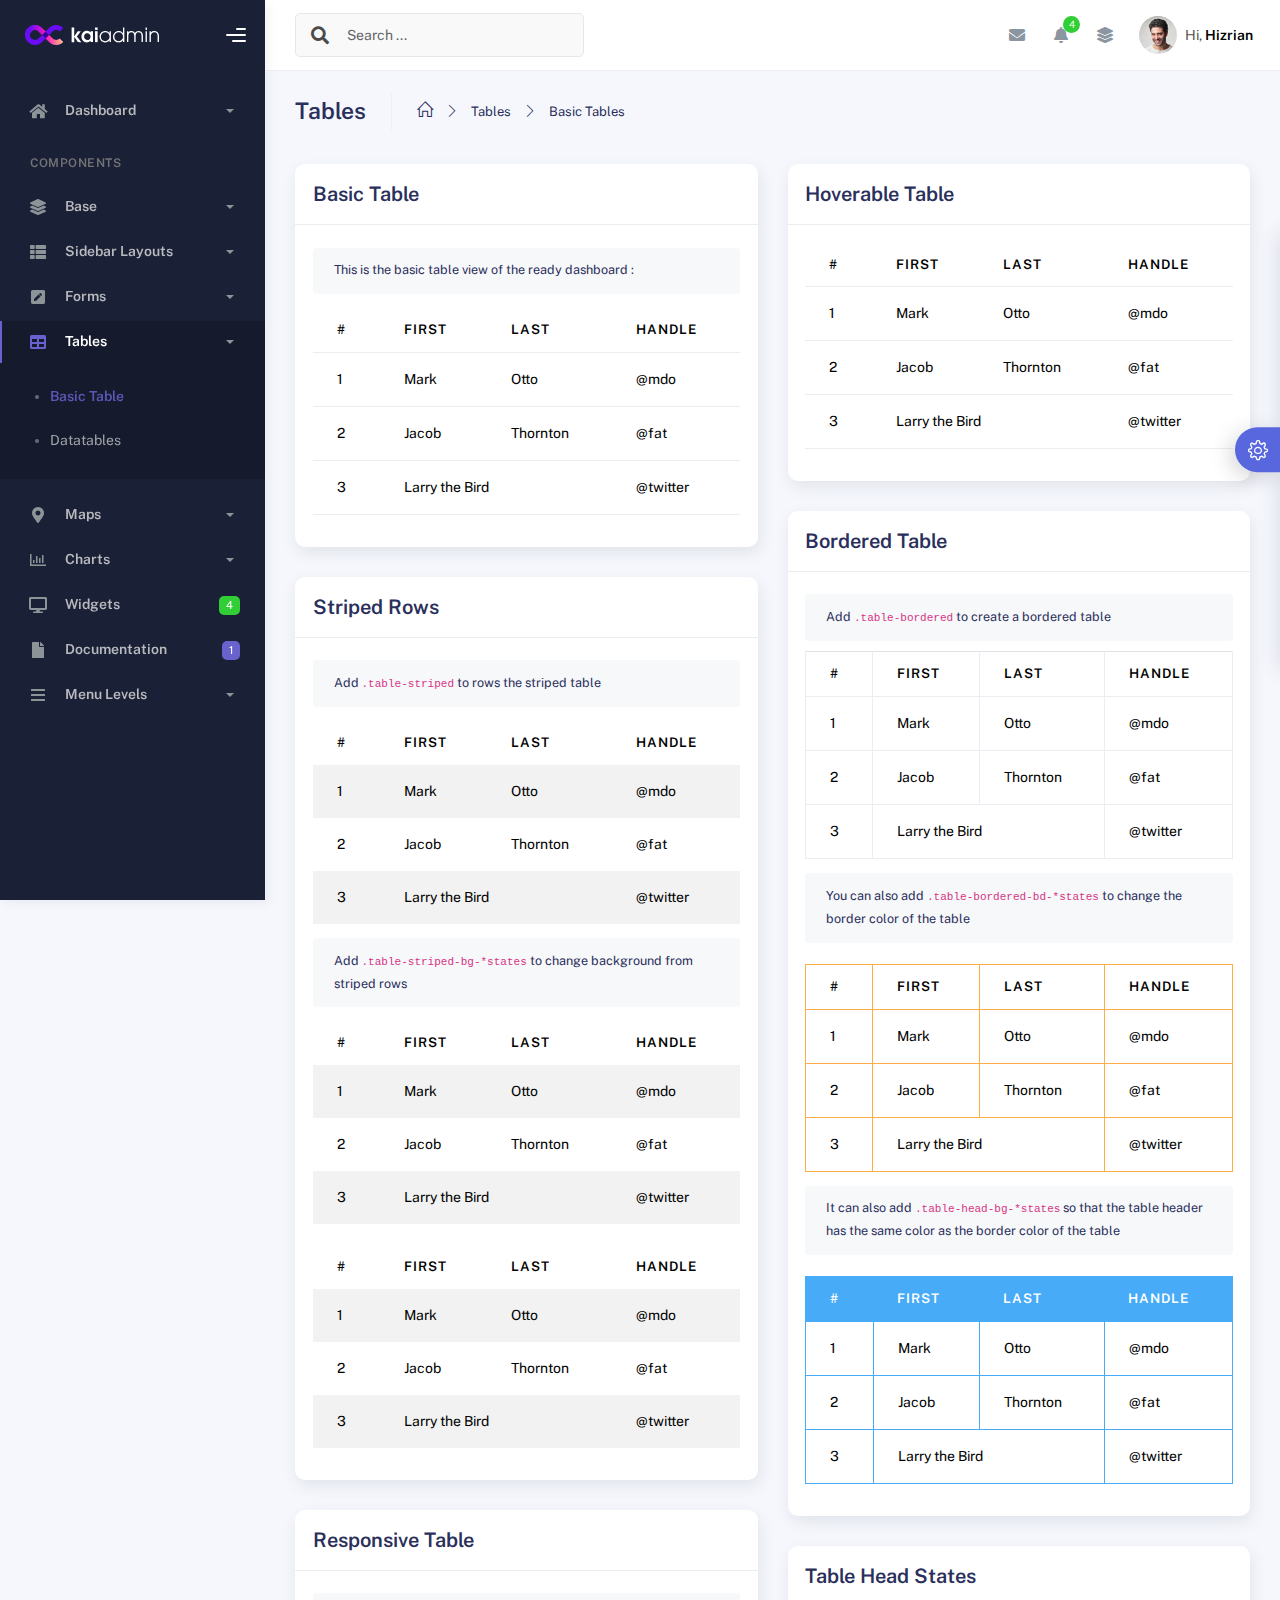
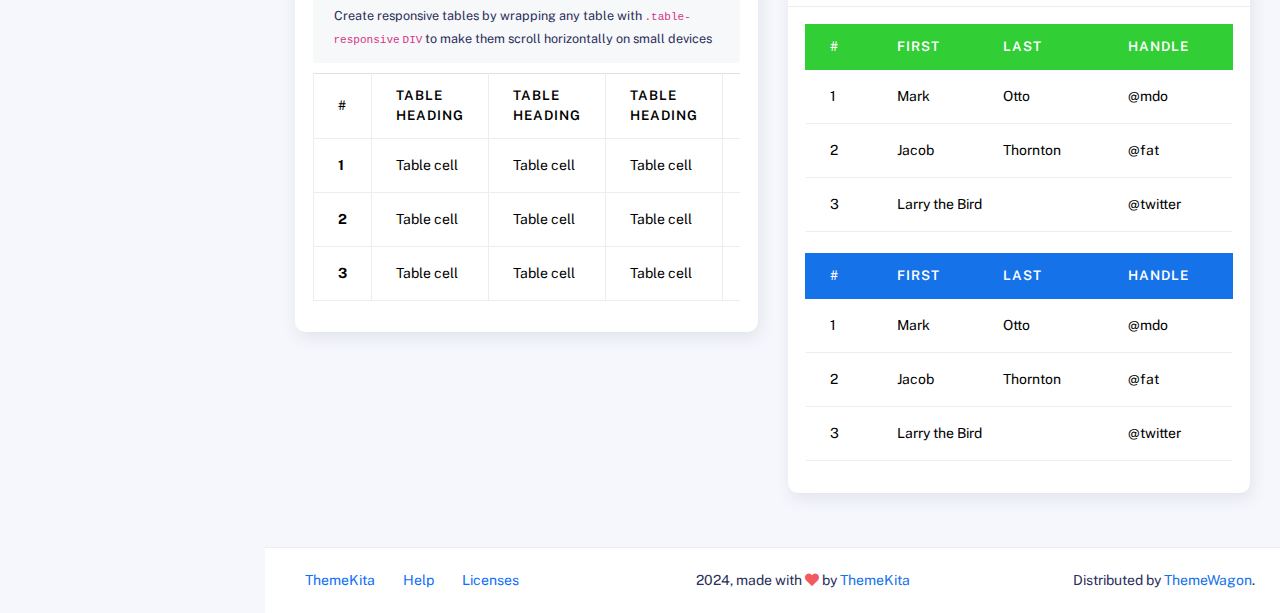
<file: kaiadmin-lite-1.2.0/tables/tables.html>
<!DOCTYPE html>
<html lang="en">
  <head>
    <meta http-equiv="X-UA-Compatible" content="IE=edge" />
    <title>Tables - Kaiadmin Bootstrap 5 Admin Dashboard</title>
    <meta
      content="width=device-width, initial-scale=1.0, shrink-to-fit=no"
      name="viewport"
    />
    <link
      rel="icon"
      href="../assets/img/kaiadmin/favicon.ico"
      type="image/x-icon"
    />

    <!-- Fonts and icons -->
    <script src="../assets/js/plugin/webfont/webfont.min.js"></script>
    <script>
      WebFont.load({
        google: { families: ["Public Sans:300,400,500,600,700"] },
        custom: {
          families: [
            "Font Awesome 5 Solid",
            "Font Awesome 5 Regular",
            "Font Awesome 5 Brands",
            "simple-line-icons",
          ],
          urls: ["../assets/css/fonts.min.css"],
        },
        active: function () {
          sessionStorage.fonts = true;
        },
      });
    </script>

    <!-- CSS Files -->
    <link rel="stylesheet" href="../assets/css/bootstrap.min.css" />
    <link rel="stylesheet" href="../assets/css/plugins.min.css" />
    <link rel="stylesheet" href="../assets/css/kaiadmin.min.css" />

    <!-- CSS Just for demo purpose, don't include it in your project -->
    <link rel="stylesheet" href="../assets/css/demo.css" />
  </head>
  <body>
    <div class="wrapper">
      <!-- Sidebar -->
      <div class="sidebar" data-background-color="dark">
        <div class="sidebar-logo">
          <!-- Logo Header -->
          <div class="logo-header" data-background-color="dark">
            <a href="../index.html" class="logo">
              <img
                src="../assets/img/kaiadmin/logo_light.svg"
                alt="navbar brand"
                class="navbar-brand"
                height="20"
              />
            </a>
            <div class="nav-toggle">
              <button class="btn btn-toggle toggle-sidebar">
                <i class="gg-menu-right"></i>
              </button>
              <button class="btn btn-toggle sidenav-toggler">
                <i class="gg-menu-left"></i>
              </button>
            </div>
            <button class="topbar-toggler more">
              <i class="gg-more-vertical-alt"></i>
            </button>
          </div>
          <!-- End Logo Header -->
        </div>
        <div class="sidebar-wrapper scrollbar scrollbar-inner">
          <div class="sidebar-content">
            <ul class="nav nav-secondary">
              <li class="nav-item">
                <a
                  data-bs-toggle="collapse"
                  href="#dashboard"
                  class="collapsed"
                  aria-expanded="false"
                >
                  <i class="fas fa-home"></i>
                  <p>Dashboard</p>
                  <span class="caret"></span>
                </a>
                <div class="collapse" id="dashboard">
                  <ul class="nav nav-collapse">
                    <li>
                      <a href="../../demo1/index.html">
                        <span class="sub-item">Dashboard 1</span>
                      </a>
                    </li>
                  </ul>
                </div>
              </li>
              <li class="nav-section">
                <span class="sidebar-mini-icon">
                  <i class="fa fa-ellipsis-h"></i>
                </span>
                <h4 class="text-section">Components</h4>
              </li>
              <li class="nav-item">
                <a data-bs-toggle="collapse" href="#base">
                  <i class="fas fa-layer-group"></i>
                  <p>Base</p>
                  <span class="caret"></span>
                </a>
                <div class="collapse" id="base">
                  <ul class="nav nav-collapse">
                    <li>
                      <a href="../components/avatars.html">
                        <span class="sub-item">Avatars</span>
                      </a>
                    </li>
                    <li>
                      <a href="../components/buttons.html">
                        <span class="sub-item">Buttons</span>
                      </a>
                    </li>
                    <li>
                      <a href="../components/gridsystem.html">
                        <span class="sub-item">Grid System</span>
                      </a>
                    </li>
                    <li>
                      <a href="../components/panels.html">
                        <span class="sub-item">Panels</span>
                      </a>
                    </li>
                    <li>
                      <a href="../components/notifications.html">
                        <span class="sub-item">Notifications</span>
                      </a>
                    </li>
                    <li>
                      <a href="../components/sweetalert.html">
                        <span class="sub-item">Sweet Alert</span>
                      </a>
                    </li>
                    <li>
                      <a href="../components/font-awesome-icons.html">
                        <span class="sub-item">Font Awesome Icons</span>
                      </a>
                    </li>
                    <li>
                      <a href="../components/simple-line-icons.html">
                        <span class="sub-item">Simple Line Icons</span>
                      </a>
                    </li>
                    <li>
                      <a href="../components/typography.html">
                        <span class="sub-item">Typography</span>
                      </a>
                    </li>
                  </ul>
                </div>
              </li>
              <li class="nav-item">
                <a data-bs-toggle="collapse" href="#sidebarLayouts">
                  <i class="fas fa-th-list"></i>
                  <p>Sidebar Layouts</p>
                  <span class="caret"></span>
                </a>
                <div class="collapse" id="sidebarLayouts">
                  <ul class="nav nav-collapse">
                    <li>
                      <a href="../sidebar-style-2.html">
                        <span class="sub-item">Sidebar Style 2</span>
                      </a>
                    </li>
                    <li>
                      <a href="../icon-menu.html">
                        <span class="sub-item">Icon Menu</span>
                      </a>
                    </li>
                  </ul>
                </div>
              </li>
              <li class="nav-item">
                <a data-bs-toggle="collapse" href="#forms">
                  <i class="fas fa-pen-square"></i>
                  <p>Forms</p>
                  <span class="caret"></span>
                </a>
                <div class="collapse" id="forms">
                  <ul class="nav nav-collapse">
                    <li>
                      <a href="../forms/forms.html">
                        <span class="sub-item">Basic Form</span>
                      </a>
                    </li>
                  </ul>
                </div>
              </li>
              <li class="nav-item active submenu">
                <a data-bs-toggle="collapse" href="#tables">
                  <i class="fas fa-table"></i>
                  <p>Tables</p>
                  <span class="caret"></span>
                </a>
                <div class="collapse show" id="tables">
                  <ul class="nav nav-collapse">
                    <li class="active">
                      <a href="../tables/tables.html">
                        <span class="sub-item">Basic Table</span>
                      </a>
                    </li>
                    <li>
                      <a href="../tables/datatables.html">
                        <span class="sub-item">Datatables</span>
                      </a>
                    </li>
                  </ul>
                </div>
              </li>
              <li class="nav-item">
                <a data-bs-toggle="collapse" href="#maps">
                  <i class="fas fa-map-marker-alt"></i>
                  <p>Maps</p>
                  <span class="caret"></span>
                </a>
                <div class="collapse" id="maps">
                  <ul class="nav nav-collapse">
                    <li>
                      <a href="../maps/googlemaps.html">
                        <span class="sub-item">Google Maps</span>
                      </a>
                    </li>
                    <li>
                      <a href="../maps/jsvectormap.html">
                        <span class="sub-item">Jsvectormap</span>
                      </a>
                    </li>
                  </ul>
                </div>
              </li>
              <li class="nav-item">
                <a data-bs-toggle="collapse" href="#charts">
                  <i class="far fa-chart-bar"></i>
                  <p>Charts</p>
                  <span class="caret"></span>
                </a>
                <div class="collapse" id="charts">
                  <ul class="nav nav-collapse">
                    <li>
                      <a href="../charts/charts.html">
                        <span class="sub-item">Chart Js</span>
                      </a>
                    </li>
                    <li>
                      <a href="../charts/sparkline.html">
                        <span class="sub-item">Sparkline</span>
                      </a>
                    </li>
                  </ul>
                </div>
              </li>
              <li class="nav-item">
                <a href="../widgets.html">
                  <i class="fas fa-desktop"></i>
                  <p>Widgets</p>
                  <span class="badge badge-success">4</span>
                </a>
              </li>
              <li class="nav-item">
                <a href="../../../documentation/index.html">
                  <i class="fas fa-file"></i>
                  <p>Documentation</p>
                  <span class="badge badge-secondary">1</span>
                </a>
              </li>
              <li class="nav-item">
                <a data-bs-toggle="collapse" href="#submenu">
                  <i class="fas fa-bars"></i>
                  <p>Menu Levels</p>
                  <span class="caret"></span>
                </a>
                <div class="collapse" id="submenu">
                  <ul class="nav nav-collapse">
                    <li>
                      <a data-bs-toggle="collapse" href="#subnav1">
                        <span class="sub-item">Level 1</span>
                        <span class="caret"></span>
                      </a>
                      <div class="collapse" id="subnav1">
                        <ul class="nav nav-collapse subnav">
                          <li>
                            <a href="#">
                              <span class="sub-item">Level 2</span>
                            </a>
                          </li>
                          <li>
                            <a href="#">
                              <span class="sub-item">Level 2</span>
                            </a>
                          </li>
                        </ul>
                      </div>
                    </li>
                    <li>
                      <a data-bs-toggle="collapse" href="#subnav2">
                        <span class="sub-item">Level 1</span>
                        <span class="caret"></span>
                      </a>
                      <div class="collapse" id="subnav2">
                        <ul class="nav nav-collapse subnav">
                          <li>
                            <a href="#">
                              <span class="sub-item">Level 2</span>
                            </a>
                          </li>
                        </ul>
                      </div>
                    </li>
                    <li>
                      <a href="#">
                        <span class="sub-item">Level 1</span>
                      </a>
                    </li>
                  </ul>
                </div>
              </li>
            </ul>
          </div>
        </div>
      </div>
      <!-- End Sidebar -->

      <div class="main-panel">
        <div class="main-header">
          <div class="main-header-logo">
            <!-- Logo Header -->
            <div class="logo-header" data-background-color="dark">
              <a href="../index.html" class="logo">
                <img
                  src="../assets/img/kaiadmin/logo_light.svg"
                  alt="navbar brand"
                  class="navbar-brand"
                  height="20"
                />
              </a>
              <div class="nav-toggle">
                <button class="btn btn-toggle toggle-sidebar">
                  <i class="gg-menu-right"></i>
                </button>
                <button class="btn btn-toggle sidenav-toggler">
                  <i class="gg-menu-left"></i>
                </button>
              </div>
              <button class="topbar-toggler more">
                <i class="gg-more-vertical-alt"></i>
              </button>
            </div>
            <!-- End Logo Header -->
          </div>
          <!-- Navbar Header -->
          <nav
            class="navbar navbar-header navbar-header-transparent navbar-expand-lg border-bottom"
          >
            <div class="container-fluid">
              <nav
                class="navbar navbar-header-left navbar-expand-lg navbar-form nav-search p-0 d-none d-lg-flex"
              >
                <div class="input-group">
                  <div class="input-group-prepend">
                    <button type="submit" class="btn btn-search pe-1">
                      <i class="fa fa-search search-icon"></i>
                    </button>
                  </div>
                  <input
                    type="text"
                    placeholder="Search ..."
                    class="form-control"
                  />
                </div>
              </nav>

              <ul class="navbar-nav topbar-nav ms-md-auto align-items-center">
                <li
                  class="nav-item topbar-icon dropdown hidden-caret d-flex d-lg-none"
                >
                  <a
                    class="nav-link dropdown-toggle"
                    data-bs-toggle="dropdown"
                    href="#"
                    role="button"
                    aria-expanded="false"
                    aria-haspopup="true"
                  >
                    <i class="fa fa-search"></i>
                  </a>
                  <ul class="dropdown-menu dropdown-search animated fadeIn">
                    <form class="navbar-left navbar-form nav-search">
                      <div class="input-group">
                        <input
                          type="text"
                          placeholder="Search ..."
                          class="form-control"
                        />
                      </div>
                    </form>
                  </ul>
                </li>
                <li class="nav-item topbar-icon dropdown hidden-caret">
                  <a
                    class="nav-link dropdown-toggle"
                    href="#"
                    id="messageDropdown"
                    role="button"
                    data-bs-toggle="dropdown"
                    aria-haspopup="true"
                    aria-expanded="false"
                  >
                    <i class="fa fa-envelope"></i>
                  </a>
                  <ul
                    class="dropdown-menu messages-notif-box animated fadeIn"
                    aria-labelledby="messageDropdown"
                  >
                    <li>
                      <div
                        class="dropdown-title d-flex justify-content-between align-items-center"
                      >
                        Messages
                        <a href="#" class="small">Mark all as read</a>
                      </div>
                    </li>
                    <li>
                      <div class="message-notif-scroll scrollbar-outer">
                        <div class="notif-center">
                          <a href="#">
                            <div class="notif-img">
                              <img
                                src="../assets/img/jm_denis.jpg"
                                alt="Img Profile"
                              />
                            </div>
                            <div class="notif-content">
                              <span class="subject">Jimmy Denis</span>
                              <span class="block"> How are you ? </span>
                              <span class="time">5 minutes ago</span>
                            </div>
                          </a>
                          <a href="#">
                            <div class="notif-img">
                              <img
                                src="../assets/img/chadengle.jpg"
                                alt="Img Profile"
                              />
                            </div>
                            <div class="notif-content">
                              <span class="subject">Chad</span>
                              <span class="block"> Ok, Thanks ! </span>
                              <span class="time">12 minutes ago</span>
                            </div>
                          </a>
                          <a href="#">
                            <div class="notif-img">
                              <img
                                src="../assets/img/mlane.jpg"
                                alt="Img Profile"
                              />
                            </div>
                            <div class="notif-content">
                              <span class="subject">Jhon Doe</span>
                              <span class="block">
                                Ready for the meeting today...
                              </span>
                              <span class="time">12 minutes ago</span>
                            </div>
                          </a>
                          <a href="#">
                            <div class="notif-img">
                              <img
                                src="../assets/img/talha.jpg"
                                alt="Img Profile"
                              />
                            </div>
                            <div class="notif-content">
                              <span class="subject">Talha</span>
                              <span class="block"> Hi, Apa Kabar ? </span>
                              <span class="time">17 minutes ago</span>
                            </div>
                          </a>
                        </div>
                      </div>
                    </li>
                    <li>
                      <a class="see-all" href="javascript:void(0);"
                        >See all messages<i class="fa fa-angle-right"></i>
                      </a>
                    </li>
                  </ul>
                </li>
                <li class="nav-item topbar-icon dropdown hidden-caret">
                  <a
                    class="nav-link dropdown-toggle"
                    href="#"
                    id="notifDropdown"
                    role="button"
                    data-bs-toggle="dropdown"
                    aria-haspopup="true"
                    aria-expanded="false"
                  >
                    <i class="fa fa-bell"></i>
                    <span class="notification">4</span>
                  </a>
                  <ul
                    class="dropdown-menu notif-box animated fadeIn"
                    aria-labelledby="notifDropdown"
                  >
                    <li>
                      <div class="dropdown-title">
                        You have 4 new notification
                      </div>
                    </li>
                    <li>
                      <div class="notif-scroll scrollbar-outer">
                        <div class="notif-center">
                          <a href="#">
                            <div class="notif-icon notif-primary">
                              <i class="fa fa-user-plus"></i>
                            </div>
                            <div class="notif-content">
                              <span class="block"> New user registered </span>
                              <span class="time">5 minutes ago</span>
                            </div>
                          </a>
                          <a href="#">
                            <div class="notif-icon notif-success">
                              <i class="fa fa-comment"></i>
                            </div>
                            <div class="notif-content">
                              <span class="block">
                                Rahmad commented on Admin
                              </span>
                              <span class="time">12 minutes ago</span>
                            </div>
                          </a>
                          <a href="#">
                            <div class="notif-img">
                              <img
                                src="../assets/img/profile2.jpg"
                                alt="Img Profile"
                              />
                            </div>
                            <div class="notif-content">
                              <span class="block">
                                Reza send messages to you
                              </span>
                              <span class="time">12 minutes ago</span>
                            </div>
                          </a>
                          <a href="#">
                            <div class="notif-icon notif-danger">
                              <i class="fa fa-heart"></i>
                            </div>
                            <div class="notif-content">
                              <span class="block"> Farrah liked Admin </span>
                              <span class="time">17 minutes ago</span>
                            </div>
                          </a>
                        </div>
                      </div>
                    </li>
                    <li>
                      <a class="see-all" href="javascript:void(0);"
                        >See all notifications<i class="fa fa-angle-right"></i>
                      </a>
                    </li>
                  </ul>
                </li>
                <li class="nav-item topbar-icon dropdown hidden-caret">
                  <a
                    class="nav-link"
                    data-bs-toggle="dropdown"
                    href="#"
                    aria-expanded="false"
                  >
                    <i class="fas fa-layer-group"></i>
                  </a>
                  <div class="dropdown-menu quick-actions animated fadeIn">
                    <div class="quick-actions-header">
                      <span class="title mb-1">Quick Actions</span>
                      <span class="subtitle op-7">Shortcuts</span>
                    </div>
                    <div class="quick-actions-scroll scrollbar-outer">
                      <div class="quick-actions-items">
                        <div class="row m-0">
                          <a class="col-6 col-md-4 p-0" href="#">
                            <div class="quick-actions-item">
                              <div class="avatar-item bg-danger rounded-circle">
                                <i class="far fa-calendar-alt"></i>
                              </div>
                              <span class="text">Calendar</span>
                            </div>
                          </a>
                          <a class="col-6 col-md-4 p-0" href="#">
                            <div class="quick-actions-item">
                              <div
                                class="avatar-item bg-warning rounded-circle"
                              >
                                <i class="fas fa-map"></i>
                              </div>
                              <span class="text">Maps</span>
                            </div>
                          </a>
                          <a class="col-6 col-md-4 p-0" href="#">
                            <div class="quick-actions-item">
                              <div class="avatar-item bg-info rounded-circle">
                                <i class="fas fa-file-excel"></i>
                              </div>
                              <span class="text">Reports</span>
                            </div>
                          </a>
                          <a class="col-6 col-md-4 p-0" href="#">
                            <div class="quick-actions-item">
                              <div
                                class="avatar-item bg-success rounded-circle"
                              >
                                <i class="fas fa-envelope"></i>
                              </div>
                              <span class="text">Emails</span>
                            </div>
                          </a>
                          <a class="col-6 col-md-4 p-0" href="#">
                            <div class="quick-actions-item">
                              <div
                                class="avatar-item bg-primary rounded-circle"
                              >
                                <i class="fas fa-file-invoice-dollar"></i>
                              </div>
                              <span class="text">Invoice</span>
                            </div>
                          </a>
                          <a class="col-6 col-md-4 p-0" href="#">
                            <div class="quick-actions-item">
                              <div
                                class="avatar-item bg-secondary rounded-circle"
                              >
                                <i class="fas fa-credit-card"></i>
                              </div>
                              <span class="text">Payments</span>
                            </div>
                          </a>
                        </div>
                      </div>
                    </div>
                  </div>
                </li>

                <li class="nav-item topbar-user dropdown hidden-caret">
                  <a
                    class="dropdown-toggle profile-pic"
                    data-bs-toggle="dropdown"
                    href="#"
                    aria-expanded="false"
                  >
                    <div class="avatar-sm">
                      <img
                        src="../assets/img/profile.jpg"
                        alt="..."
                        class="avatar-img rounded-circle"
                      />
                    </div>
                    <span class="profile-username">
                      <span class="op-7">Hi,</span>
                      <span class="fw-bold">Hizrian</span>
                    </span>
                  </a>
                  <ul class="dropdown-menu dropdown-user animated fadeIn">
                    <div class="dropdown-user-scroll scrollbar-outer">
                      <li>
                        <div class="user-box">
                          <div class="avatar-lg">
                            <img
                              src="../assets/img/profile.jpg"
                              alt="image profile"
                              class="avatar-img rounded"
                            />
                          </div>
                          <div class="u-text">
                            <h4>Hizrian</h4>
                            <p class="text-muted">hello@example.com</p>
                            <a
                              href="profile.html"
                              class="btn btn-xs btn-secondary btn-sm"
                              >View Profile</a
                            >
                          </div>
                        </div>
                      </li>
                      <li>
                        <div class="dropdown-divider"></div>
                        <a class="dropdown-item" href="#">My Profile</a>
                        <a class="dropdown-item" href="#">My Balance</a>
                        <a class="dropdown-item" href="#">Inbox</a>
                        <div class="dropdown-divider"></div>
                        <a class="dropdown-item" href="#">Account Setting</a>
                        <div class="dropdown-divider"></div>
                        <a class="dropdown-item" href="#">Logout</a>
                      </li>
                    </div>
                  </ul>
                </li>
              </ul>
            </div>
          </nav>
          <!-- End Navbar -->
        </div>

        <div class="container">
          <div class="page-inner">
            <div class="page-header">
              <h3 class="fw-bold mb-3">Tables</h3>
              <ul class="breadcrumbs mb-3">
                <li class="nav-home">
                  <a href="#">
                    <i class="icon-home"></i>
                  </a>
                </li>
                <li class="separator">
                  <i class="icon-arrow-right"></i>
                </li>
                <li class="nav-item">
                  <a href="#">Tables</a>
                </li>
                <li class="separator">
                  <i class="icon-arrow-right"></i>
                </li>
                <li class="nav-item">
                  <a href="#">Basic Tables</a>
                </li>
              </ul>
            </div>
            <div class="row">
              <div class="col-md-6">
                <div class="card">
                  <div class="card-header">
                    <div class="card-title">Basic Table</div>
                  </div>
                  <div class="card-body">
                    <div class="card-sub">
                      This is the basic table view of the ready dashboard :
                    </div>
                    <table class="table mt-3">
                      <thead>
                        <tr>
                          <th scope="col">#</th>
                          <th scope="col">First</th>
                          <th scope="col">Last</th>
                          <th scope="col">Handle</th>
                        </tr>
                      </thead>
                      <tbody>
                        <tr>
                          <td>1</td>
                          <td>Mark</td>
                          <td>Otto</td>
                          <td>@mdo</td>
                        </tr>
                        <tr>
                          <td>2</td>
                          <td>Jacob</td>
                          <td>Thornton</td>
                          <td>@fat</td>
                        </tr>
                        <tr>
                          <td>3</td>
                          <td colspan="2">Larry the Bird</td>
                          <td>@twitter</td>
                        </tr>
                      </tbody>
                    </table>
                  </div>
                </div>
                <div class="card">
                  <div class="card-header">
                    <div class="card-title">Striped Rows</div>
                  </div>
                  <div class="card-body">
                    <div class="card-sub">
                      Add
                      <code class="highlighter-rouge">.table-striped</code> to
                      rows the striped table
                    </div>
                    <table class="table table-striped mt-3">
                      <thead>
                        <tr>
                          <th scope="col">#</th>
                          <th scope="col">First</th>
                          <th scope="col">Last</th>
                          <th scope="col">Handle</th>
                        </tr>
                      </thead>
                      <tbody>
                        <tr>
                          <td>1</td>
                          <td>Mark</td>
                          <td>Otto</td>
                          <td>@mdo</td>
                        </tr>
                        <tr>
                          <td>2</td>
                          <td>Jacob</td>
                          <td>Thornton</td>
                          <td>@fat</td>
                        </tr>
                        <tr>
                          <td>3</td>
                          <td colspan="2">Larry the Bird</td>
                          <td>@twitter</td>
                        </tr>
                      </tbody>
                    </table>
                    <div class="card-sub">
                      Add
                      <code class="#highlighter-rouge"
                        >.table-striped-bg-*states</code
                      >
                      to change background from striped rows
                    </div>
                    <table
                      class="table table-striped table-striped-bg-black mt-3"
                    >
                      <thead>
                        <tr>
                          <th scope="col">#</th>
                          <th scope="col">First</th>
                          <th scope="col">Last</th>
                          <th scope="col">Handle</th>
                        </tr>
                      </thead>
                      <tbody>
                        <tr>
                          <td>1</td>
                          <td>Mark</td>
                          <td>Otto</td>
                          <td>@mdo</td>
                        </tr>
                        <tr>
                          <td>2</td>
                          <td>Jacob</td>
                          <td>Thornton</td>
                          <td>@fat</td>
                        </tr>
                        <tr>
                          <td>3</td>
                          <td colspan="2">Larry the Bird</td>
                          <td>@twitter</td>
                        </tr>
                      </tbody>
                    </table>
                    <table
                      class="table table-striped table-striped-bg-danger mt-4"
                    >
                      <thead>
                        <tr>
                          <th scope="col">#</th>
                          <th scope="col">First</th>
                          <th scope="col">Last</th>
                          <th scope="col">Handle</th>
                        </tr>
                      </thead>
                      <tbody>
                        <tr>
                          <td>1</td>
                          <td>Mark</td>
                          <td>Otto</td>
                          <td>@mdo</td>
                        </tr>
                        <tr>
                          <td>2</td>
                          <td>Jacob</td>
                          <td>Thornton</td>
                          <td>@fat</td>
                        </tr>
                        <tr>
                          <td>3</td>
                          <td colspan="2">Larry the Bird</td>
                          <td>@twitter</td>
                        </tr>
                      </tbody>
                    </table>
                  </div>
                </div>
                <div class="card">
                  <div class="card-header">
                    <div class="card-title">Responsive Table</div>
                  </div>
                  <div class="card-body">
                    <div class="card-sub">
                      Create responsive tables by wrapping any table with
                      <code class="highlighter-rouge">.table-responsive</code>
                      <code class="highlighter-rouge">DIV</code> to make them
                      scroll horizontally on small devices
                    </div>
                    <div class="table-responsive">
                      <table class="table table-bordered">
                        <thead>
                          <tr>
                            <th>#</th>
                            <th>Table heading</th>
                            <th>Table heading</th>
                            <th>Table heading</th>
                            <th>Table heading</th>
                            <th>Table heading</th>
                            <th>Table heading</th>
                          </tr>
                        </thead>
                        <tbody>
                          <tr>
                            <th scope="row">1</th>
                            <td>Table cell</td>
                            <td>Table cell</td>
                            <td>Table cell</td>
                            <td>Table cell</td>
                            <td>Table cell</td>
                            <td>Table cell</td>
                          </tr>
                          <tr>
                            <th scope="row">2</th>
                            <td>Table cell</td>
                            <td>Table cell</td>
                            <td>Table cell</td>
                            <td>Table cell</td>
                            <td>Table cell</td>
                            <td>Table cell</td>
                          </tr>
                          <tr>
                            <th scope="row">3</th>
                            <td>Table cell</td>
                            <td>Table cell</td>
                            <td>Table cell</td>
                            <td>Table cell</td>
                            <td>Table cell</td>
                            <td>Table cell</td>
                          </tr>
                        </tbody>
                      </table>
                    </div>
                  </div>
                </div>
              </div>
              <div class="col-md-6">
                <div class="card">
                  <div class="card-header">
                    <div class="card-title">Hoverable Table</div>
                  </div>
                  <div class="card-body">
                    <table class="table table-hover">
                      <thead>
                        <tr>
                          <th scope="col">#</th>
                          <th scope="col">First</th>
                          <th scope="col">Last</th>
                          <th scope="col">Handle</th>
                        </tr>
                      </thead>
                      <tbody>
                        <tr>
                          <td>1</td>
                          <td>Mark</td>
                          <td>Otto</td>
                          <td>@mdo</td>
                        </tr>
                        <tr>
                          <td>2</td>
                          <td>Jacob</td>
                          <td>Thornton</td>
                          <td>@fat</td>
                        </tr>
                        <tr>
                          <td>3</td>
                          <td colspan="2">Larry the Bird</td>
                          <td>@twitter</td>
                        </tr>
                      </tbody>
                    </table>
                  </div>
                </div>
                <div class="card">
                  <div class="card-header">
                    <div class="card-title">Bordered Table</div>
                  </div>
                  <div class="card-body">
                    <div class="card-sub">
                      Add
                      <code class="highlighter-rouge">.table-bordered</code> to
                      create a bordered table
                    </div>
                    <table class="table table-bordered">
                      <thead>
                        <tr>
                          <th scope="col">#</th>
                          <th scope="col">First</th>
                          <th scope="col">Last</th>
                          <th scope="col">Handle</th>
                        </tr>
                      </thead>
                      <tbody>
                        <tr>
                          <td>1</td>
                          <td>Mark</td>
                          <td>Otto</td>
                          <td>@mdo</td>
                        </tr>
                        <tr>
                          <td>2</td>
                          <td>Jacob</td>
                          <td>Thornton</td>
                          <td>@fat</td>
                        </tr>
                        <tr>
                          <td>3</td>
                          <td colspan="2">Larry the Bird</td>
                          <td>@twitter</td>
                        </tr>
                      </tbody>
                    </table>
                    <div class="card-sub">
                      You can also add
                      <code class="highlighter-rouge"
                        >.table-bordered-bd-*states</code
                      >
                      to change the border color of the table
                    </div>
                    <table
                      class="table table-bordered table-bordered-bd-warning mt-4"
                    >
                      <thead>
                        <tr>
                          <th scope="col">#</th>
                          <th scope="col">First</th>
                          <th scope="col">Last</th>
                          <th scope="col">Handle</th>
                        </tr>
                      </thead>
                      <tbody>
                        <tr>
                          <td>1</td>
                          <td>Mark</td>
                          <td>Otto</td>
                          <td>@mdo</td>
                        </tr>
                        <tr>
                          <td>2</td>
                          <td>Jacob</td>
                          <td>Thornton</td>
                          <td>@fat</td>
                        </tr>
                        <tr>
                          <td>3</td>
                          <td colspan="2">Larry the Bird</td>
                          <td>@twitter</td>
                        </tr>
                      </tbody>
                    </table>
                    <div class="card-sub">
                      It can also add
                      <code class="highlight-rouge"
                        >.table-head-bg-*states</code
                      >
                      so that the table header has the same color as the border
                      color of the table
                    </div>
                    <table
                      class="table table-bordered table-head-bg-info table-bordered-bd-info mt-4"
                    >
                      <thead>
                        <tr>
                          <th scope="col">#</th>
                          <th scope="col">First</th>
                          <th scope="col">Last</th>
                          <th scope="col">Handle</th>
                        </tr>
                      </thead>
                      <tbody>
                        <tr>
                          <td>1</td>
                          <td>Mark</td>
                          <td>Otto</td>
                          <td>@mdo</td>
                        </tr>
                        <tr>
                          <td>2</td>
                          <td>Jacob</td>
                          <td>Thornton</td>
                          <td>@fat</td>
                        </tr>
                        <tr>
                          <td>3</td>
                          <td colspan="2">Larry the Bird</td>
                          <td>@twitter</td>
                        </tr>
                      </tbody>
                    </table>
                  </div>
                </div>
                <div class="card">
                  <div class="card-header">
                    <div class="card-title">Table Head States</div>
                  </div>
                  <div class="card-body">
                    <table class="table table-head-bg-success">
                      <thead>
                        <tr>
                          <th scope="col">#</th>
                          <th scope="col">First</th>
                          <th scope="col">Last</th>
                          <th scope="col">Handle</th>
                        </tr>
                      </thead>
                      <tbody>
                        <tr>
                          <td>1</td>
                          <td>Mark</td>
                          <td>Otto</td>
                          <td>@mdo</td>
                        </tr>
                        <tr>
                          <td>2</td>
                          <td>Jacob</td>
                          <td>Thornton</td>
                          <td>@fat</td>
                        </tr>
                        <tr>
                          <td>3</td>
                          <td colspan="2">Larry the Bird</td>
                          <td>@twitter</td>
                        </tr>
                      </tbody>
                    </table>
                    <table class="table table-head-bg-primary mt-4">
                      <thead>
                        <tr>
                          <th scope="col">#</th>
                          <th scope="col">First</th>
                          <th scope="col">Last</th>
                          <th scope="col">Handle</th>
                        </tr>
                      </thead>
                      <tbody>
                        <tr>
                          <td>1</td>
                          <td>Mark</td>
                          <td>Otto</td>
                          <td>@mdo</td>
                        </tr>
                        <tr>
                          <td>2</td>
                          <td>Jacob</td>
                          <td>Thornton</td>
                          <td>@fat</td>
                        </tr>
                        <tr>
                          <td>3</td>
                          <td colspan="2">Larry the Bird</td>
                          <td>@twitter</td>
                        </tr>
                      </tbody>
                    </table>
                  </div>
                </div>
              </div>
            </div>
          </div>
        </div>

        <footer class="footer">
          <div class="container-fluid d-flex justify-content-between">
            <nav class="pull-left">
              <ul class="nav">
                <li class="nav-item">
                  <a class="nav-link" href="http://www.themekita.com">
                    ThemeKita
                  </a>
                </li>
                <li class="nav-item">
                  <a class="nav-link" href="#"> Help </a>
                </li>
                <li class="nav-item">
                  <a class="nav-link" href="#"> Licenses </a>
                </li>
              </ul>
            </nav>
            <div class="copyright">
              2024, made with <i class="fa fa-heart heart text-danger"></i> by
              <a href="http://www.themekita.com">ThemeKita</a>
            </div>
            <div>
              Distributed by
              <a target="_blank" href="https://themewagon.com/">ThemeWagon</a>.
            </div>
          </div>
        </footer>
      </div>

      <!-- Custom template | don't include it in your project! -->
      <div class="custom-template">
        <div class="title">Settings</div>
        <div class="custom-content">
          <div class="switcher">
            <div class="switch-block">
              <h4>Logo Header</h4>
              <div class="btnSwitch">
                <button
                  type="button"
                  class="selected changeLogoHeaderColor"
                  data-color="dark"
                ></button>
                <button
                  type="button"
                  class="selected changeLogoHeaderColor"
                  data-color="blue"
                ></button>
                <button
                  type="button"
                  class="changeLogoHeaderColor"
                  data-color="purple"
                ></button>
                <button
                  type="button"
                  class="changeLogoHeaderColor"
                  data-color="light-blue"
                ></button>
                <button
                  type="button"
                  class="changeLogoHeaderColor"
                  data-color="green"
                ></button>
                <button
                  type="button"
                  class="changeLogoHeaderColor"
                  data-color="orange"
                ></button>
                <button
                  type="button"
                  class="changeLogoHeaderColor"
                  data-color="red"
                ></button>
                <button
                  type="button"
                  class="changeLogoHeaderColor"
                  data-color="white"
                ></button>
                <br />
                <button
                  type="button"
                  class="changeLogoHeaderColor"
                  data-color="dark2"
                ></button>
                <button
                  type="button"
                  class="changeLogoHeaderColor"
                  data-color="blue2"
                ></button>
                <button
                  type="button"
                  class="changeLogoHeaderColor"
                  data-color="purple2"
                ></button>
                <button
                  type="button"
                  class="changeLogoHeaderColor"
                  data-color="light-blue2"
                ></button>
                <button
                  type="button"
                  class="changeLogoHeaderColor"
                  data-color="green2"
                ></button>
                <button
                  type="button"
                  class="changeLogoHeaderColor"
                  data-color="orange2"
                ></button>
                <button
                  type="button"
                  class="changeLogoHeaderColor"
                  data-color="red2"
                ></button>
              </div>
            </div>
            <div class="switch-block">
              <h4>Navbar Header</h4>
              <div class="btnSwitch">
                <button
                  type="button"
                  class="changeTopBarColor"
                  data-color="dark"
                ></button>
                <button
                  type="button"
                  class="changeTopBarColor"
                  data-color="blue"
                ></button>
                <button
                  type="button"
                  class="changeTopBarColor"
                  data-color="purple"
                ></button>
                <button
                  type="button"
                  class="changeTopBarColor"
                  data-color="light-blue"
                ></button>
                <button
                  type="button"
                  class="changeTopBarColor"
                  data-color="green"
                ></button>
                <button
                  type="button"
                  class="changeTopBarColor"
                  data-color="orange"
                ></button>
                <button
                  type="button"
                  class="changeTopBarColor"
                  data-color="red"
                ></button>
                <button
                  type="button"
                  class="changeTopBarColor"
                  data-color="white"
                ></button>
                <br />
                <button
                  type="button"
                  class="changeTopBarColor"
                  data-color="dark2"
                ></button>
                <button
                  type="button"
                  class="selected changeTopBarColor"
                  data-color="blue2"
                ></button>
                <button
                  type="button"
                  class="changeTopBarColor"
                  data-color="purple2"
                ></button>
                <button
                  type="button"
                  class="changeTopBarColor"
                  data-color="light-blue2"
                ></button>
                <button
                  type="button"
                  class="changeTopBarColor"
                  data-color="green2"
                ></button>
                <button
                  type="button"
                  class="changeTopBarColor"
                  data-color="orange2"
                ></button>
                <button
                  type="button"
                  class="changeTopBarColor"
                  data-color="red2"
                ></button>
              </div>
            </div>
            <div class="switch-block">
              <h4>Sidebar</h4>
              <div class="btnSwitch">
                <button
                  type="button"
                  class="selected changeSideBarColor"
                  data-color="white"
                ></button>
                <button
                  type="button"
                  class="changeSideBarColor"
                  data-color="dark"
                ></button>
                <button
                  type="button"
                  class="changeSideBarColor"
                  data-color="dark2"
                ></button>
              </div>
            </div>
          </div>
        </div>
        <div class="custom-toggle">
          <i class="icon-settings"></i>
        </div>
      </div>
      <!-- End Custom template -->
    </div>
    <!--   Core JS Files   -->
    <script src="../assets/js/core/jquery-3.7.1.min.js"></script>
    <script src="../assets/js/core/popper.min.js"></script>
    <script src="../assets/js/core/bootstrap.min.js"></script>

    <!-- jQuery Scrollbar -->
    <script src="../assets/js/plugin/jquery-scrollbar/jquery.scrollbar.min.js"></script>
    <!-- Kaiadmin JS -->
    <script src="../assets/js/kaiadmin.min.js"></script>
    <!-- Kaiadmin DEMO methods, don't include it in your project! -->
    <script src="../assets/js/setting-demo2.js"></script>
    <script>
      $("#displayNotif").on("click", function () {
        var placementFrom = $("#notify_placement_from option:selected").val();
        var placementAlign = $("#notify_placement_align option:selected").val();
        var state = $("#notify_state option:selected").val();
        var style = $("#notify_style option:selected").val();
        var content = {};

        content.message =
          'Turning standard Bootstrap alerts into "notify" like notifications';
        content.title = "Bootstrap notify";
        if (style == "withicon") {
          content.icon = "fa fa-bell";
        } else {
          content.icon = "none";
        }
        content.url = "index.html";
        content.target = "_blank";

        $.notify(content, {
          type: state,
          placement: {
            from: placementFrom,
            align: placementAlign,
          },
          time: 1000,
        });
      });
    </script>
  </body>
</html>
</file>
<file: vendors/linericon/style.css>
@font-face {
	font-family: 'Linearicons-Free';
	src:url('fonts/Linearicons-Free.eot?w118d');
	src:url('fonts/Linearicons-Free.eot?#iefixw118d') format('embedded-opentype'),
		url('fonts/Linearicons-Free.woff2?w118d') format('woff2'),
		url('fonts/Linearicons-Free.woff?w118d') format('woff'),
		url('fonts/Linearicons-Free.ttf?w118d') format('truetype'),
		url('fonts/Linearicons-Free.svg?w118d#Linearicons-Free') format('svg');
	font-weight: normal;
	font-style: normal;
}

.lnr {
	font-family: 'Linearicons-Free';
	speak: none;
	font-style: normal;
	font-weight: normal;
	font-variant: normal;
	text-transform: none;
	line-height: 1;

	/* Better Font Rendering =========== */
	-webkit-font-smoothing: antialiased;
	-moz-osx-font-smoothing: grayscale;
}

.lnr-home:before {
	content: "\e800";
}
.lnr-apartment:before {
	content: "\e801";
}
.lnr-pencil:before {
	content: "\e802";
}
.lnr-magic-wand:before {
	content: "\e803";
}
.lnr-drop:before {
	content: "\e804";
}
.lnr-lighter:before {
	content: "\e805";
}
.lnr-poop:before {
	content: "\e806";
}
.lnr-sun:before {
	content: "\e807";
}
.lnr-moon:before {
	content: "\e808";
}
.lnr-cloud:before {
	content: "\e809";
}
.lnr-cloud-upload:before {
	content: "\e80a";
}
.lnr-cloud-download:before {
	content: "\e80b";
}
.lnr-cloud-sync:before {
	content: "\e80c";
}
.lnr-cloud-check:before {
	content: "\e80d";
}
.lnr-database:before {
	content: "\e80e";
}
.lnr-lock:before {
	content: "\e80f";
}
.lnr-cog:before {
	content: "\e810";
}
.lnr-trash:before {
	content: "\e811";
}
.lnr-dice:before {
	content: "\e812";
}
.lnr-heart:before {
	content: "\e813";
}
.lnr-star:before {
	content: "\e814";
}
.lnr-star-half:before {
	content: "\e815";
}
.lnr-star-empty:before {
	content: "\e816";
}
.lnr-flag:before {
	content: "\e817";
}
.lnr-envelope:before {
	content: "\e818";
}
.lnr-paperclip:before {
	content: "\e819";
}
.lnr-inbox:before {
	content: "\e81a";
}
.lnr-eye:before {
	content: "\e81b";
}
.lnr-printer:before {
	content: "\e81c";
}
.lnr-file-empty:before {
	content: "\e81d";
}
.lnr-file-add:before {
	content: "\e81e";
}
.lnr-enter:before {
	content: "\e81f";
}
.lnr-exit:before {
	content: "\e820";
}
.lnr-graduation-hat:before {
	content: "\e821";
}
.lnr-license:before {
	content: "\e822";
}
.lnr-music-note:before {
	content: "\e823";
}
.lnr-film-play:before {
	content: "\e824";
}
.lnr-camera-video:before {
	content: "\e825";
}
.lnr-camera:before {
	content: "\e826";
}
.lnr-picture:before {
	content: "\e827";
}
.lnr-book:before {
	content: "\e828";
}
.lnr-bookmark:before {
	content: "\e829";
}
.lnr-user:before {
	content: "\e82a";
}
.lnr-users:before {
	content: "\e82b";
}
.lnr-shirt:before {
	content: "\e82c";
}
.lnr-store:before {
	content: "\e82d";
}
.lnr-cart:before {
	content: "\e82e";
}
.lnr-tag:before {
	content: "\e82f";
}
.lnr-phone-handset:before {
	content: "\e830";
}
.lnr-phone:before {
	content: "\e831";
}
.lnr-pushpin:before {
	content: "\e832";
}
.lnr-map-marker:before {
	content: "\e833";
}
.lnr-map:before {
	content: "\e834";
}
.lnr-location:before {
	content: "\e835";
}
.lnr-calendar-full:before {
	content: "\e836";
}
.lnr-keyboard:before {
	content: "\e837";
}
.lnr-spell-check:before {
	content: "\e838";
}
.lnr-screen:before {
	content: "\e839";
}
.lnr-smartphone:before {
	content: "\e83a";
}
.lnr-tablet:before {
	content: "\e83b";
}
.lnr-laptop:before {
	content: "\e83c";
}
.lnr-laptop-phone:before {
	content: "\e83d";
}
.lnr-power-switch:before {
	content: "\e83e";
}
.lnr-bubble:before {
	content: "\e83f";
}
.lnr-heart-pulse:before {
	content: "\e840";
}
.lnr-construction:before {
	content: "\e841";
}
.lnr-pie-chart:before {
	content: "\e842";
}
.lnr-chart-bars:before {
	content: "\e843";
}
.lnr-gift:before {
	content: "\e844";
}
.lnr-diamond:before {
	content: "\e845";
}
.lnr-linearicons:before {
	content: "\e846";
}
.lnr-dinner:before {
	content: "\e847";
}
.lnr-coffee-cup:before {
	content: "\e848";
}
.lnr-leaf:before {
	content: "\e849";
}
.lnr-paw:before {
	content: "\e84a";
}
.lnr-rocket:before {
	content: "\e84b";
}
.lnr-briefcase:before {
	content: "\e84c";
}
.lnr-bus:before {
	content: "\e84d";
}
.lnr-car:before {
	content: "\e84e";
}
.lnr-train:before {
	content: "\e84f";
}
.lnr-bicycle:before {
	content: "\e850";
}
.lnr-wheelchair:before {
	content: "\e851";
}
.lnr-select:before {
	content: "\e852";
}
.lnr-earth:before {
	content: "\e853";
}
.lnr-smile:before {
	content: "\e854";
}
.lnr-sad:before {
	content: "\e855";
}
.lnr-neutral:before {
	content: "\e856";
}
.lnr-mustache:before {
	content: "\e857";
}
.lnr-alarm:before {
	content: "\e858";
}
.lnr-bullhorn:before {
	content: "\e859";
}
.lnr-volume-high:before {
	content: "\e85a";
}
.lnr-volume-medium:before {
	content: "\e85b";
}
.lnr-volume-low:before {
	content: "\e85c";
}
.lnr-volume:before {
	content: "\e85d";
}
.lnr-mic:before {
	content: "\e85e";
}
.lnr-hourglass:before {
	content: "\e85f";
}
.lnr-undo:before {
	content: "\e860";
}
.lnr-redo:before {
	content: "\e861";
}
.lnr-sync:before {
	content: "\e862";
}
.lnr-history:before {
	content: "\e863";
}
.lnr-clock:before {
	content: "\e864";
}
.lnr-download:before {
	content: "\e865";
}
.lnr-upload:before {
	content: "\e866";
}
.lnr-enter-down:before {
	content: "\e867";
}
.lnr-exit-up:before {
	content: "\e868";
}
.lnr-bug:before {
	content: "\e869";
}
.lnr-code:before {
	content: "\e86a";
}
.lnr-link:before {
	content: "\e86b";
}
.lnr-unlink:before {
	content: "\e86c";
}
.lnr-thumbs-up:before {
	content: "\e86d";
}
.lnr-thumbs-down:before {
	content: "\e86e";
}
.lnr-magnifier:before {
	content: "\e86f";
}
.lnr-cross:before {
	content: "\e870";
}
.lnr-menu:before {
	content: "\e871";
}
.lnr-list:before {
	content: "\e872";
}
.lnr-chevron-up:before {
	content: "\e873";
}
.lnr-chevron-down:before {
	content: "\e874";
}
.lnr-chevron-left:before {
	content: "\e875";
}
.lnr-chevron-right:before {
	content: "\e876";
}
.lnr-arrow-up:before {
	content: "\e877";
}
.lnr-arrow-down:before {
	content: "\e878";
}
.lnr-arrow-left:before {
	content: "\e879";
}
.lnr-arrow-right:before {
	content: "\e87a";
}
.lnr-move:before {
	content: "\e87b";
}
.lnr-warning:before {
	content: "\e87c";
}
.lnr-question-circle:before {
	content: "\e87d";
}
.lnr-menu-circle:before {
	content: "\e87e";
}
.lnr-checkmark-circle:before {
	content: "\e87f";
}
.lnr-cross-circle:before {
	content: "\e880";
}
.lnr-plus-circle:before {
	content: "\e881";
}
.lnr-circle-minus:before {
	content: "\e882";
}
.lnr-arrow-up-circle:before {
	content: "\e883";
}
.lnr-arrow-down-circle:before {
	content: "\e884";
}
.lnr-arrow-left-circle:before {
	content: "\e885";
}
.lnr-arrow-right-circle:before {
	content: "\e886";
}
.lnr-chevron-up-circle:before {
	content: "\e887";
}
.lnr-chevron-down-circle:before {
	content: "\e888";
}
.lnr-chevron-left-circle:before {
	content: "\e889";
}
.lnr-chevron-right-circle:before {
	content: "\e88a";
}
.lnr-crop:before {
	content: "\e88b";
}
.lnr-frame-expand:before {
	content: "\e88c";
}
.lnr-frame-contract:before {
	content: "\e88d";
}
.lnr-layers:before {
	content: "\e88e";
}
.lnr-funnel:before {
	content: "\e88f";
}
.lnr-text-format:before {
	content: "\e890";
}
.lnr-text-format-remove:before {
	content: "\e891";
}
.lnr-text-size:before {
	content: "\e892";
}
.lnr-bold:before {
	content: "\e893";
}
.lnr-italic:before {
	content: "\e894";
}
.lnr-underline:before {
	content: "\e895";
}
.lnr-strikethrough:before {
	content: "\e896";
}
.lnr-highlight:before {
	content: "\e897";
}
.lnr-text-align-left:before {
	content: "\e898";
}
.lnr-text-align-center:before {
	content: "\e899";
}
.lnr-text-align-right:before {
	content: "\e89a";
}
.lnr-text-align-justify:before {
	content: "\e89b";
}
.lnr-line-spacing:before {
	content: "\e89c";
}
.lnr-indent-increase:before {
	content: "\e89d";
}
.lnr-indent-decrease:before {
	content: "\e89e";
}
.lnr-pilcrow:before {
	content: "\e89f";
}
.lnr-direction-ltr:before {
	content: "\e8a0";
}
.lnr-direction-rtl:before {
	content: "\e8a1";
}
.lnr-page-break:before {
	content: "\e8a2";
}
.lnr-sort-alpha-asc:before {
	content: "\e8a3";
}
.lnr-sort-amount-asc:before {
	content: "\e8a4";
}
.lnr-hand:before {
	content: "\e8a5";
}
.lnr-pointer-up:before {
	content: "\e8a6";
}
.lnr-pointer-right:before {
	content: "\e8a7";
}
.lnr-pointer-down:before {
	content: "\e8a8";
}
.lnr-pointer-left:before {
	content: "\e8a9";
}
</file>
<file: vendors/nice-select/css/nice-select.css>
.nice-select {
  -webkit-tap-highlight-color: transparent;
  background-color: #fff;
  border-radius: 5px;
  border: solid 1px #e8e8e8;
  box-sizing: border-box;
  clear: both;
  cursor: pointer;
  display: block;
  float: left;
  font-family: inherit;
  font-size: 14px;
  font-weight: normal;
  height: 42px;
  line-height: 40px;
  outline: none;
  padding-left: 18px;
  padding-right: 30px;
  position: relative;
  text-align: left !important;
  -webkit-transition: all 0.2s ease-in-out;
  transition: all 0.2s ease-in-out;
  -webkit-user-select: none;
     -moz-user-select: none;
      -ms-user-select: none;
          user-select: none;
  white-space: nowrap;
  width: auto; }
  .nice-select:hover {
    border-color: #dbdbdb; }
  .nice-select:active, .nice-select.open, .nice-select:focus {
    border-color: #999; }
  .nice-select:after {
    border-bottom: 2px solid #999;
    border-right: 2px solid #999;
    content: '';
    display: block;
    height: 5px;
    margin-top: -4px;
    pointer-events: none;
    position: absolute;
    right: 12px;
    top: 50%;
    -webkit-transform-origin: 66% 66%;
        -ms-transform-origin: 66% 66%;
            transform-origin: 66% 66%;
    -webkit-transform: rotate(45deg);
        -ms-transform: rotate(45deg);
            transform: rotate(45deg);
    -webkit-transition: all 0.15s ease-in-out;
    transition: all 0.15s ease-in-out;
    width: 5px; }
  .nice-select.open:after {
    -webkit-transform: rotate(-135deg);
        -ms-transform: rotate(-135deg);
            transform: rotate(-135deg); }
  .nice-select.open .list {
    opacity: 1;
    pointer-events: auto;
    -webkit-transform: scale(1) translateY(0);
        -ms-transform: scale(1) translateY(0);
            transform: scale(1) translateY(0); }
  .nice-select.disabled {
    border-color: #ededed;
    color: #999;
    pointer-events: none; }
    .nice-select.disabled:after {
      border-color: #cccccc; }
  .nice-select.wide {
    width: 100%; }
    .nice-select.wide .list {
      left: 0 !important;
      right: 0 !important; }
  .nice-select.right {
    float: right; }
    .nice-select.right .list {
      left: auto;
      right: 0; }
  .nice-select.small {
    font-size: 12px;
    height: 36px;
    line-height: 34px; }
    .nice-select.small:after {
      height: 4px;
      width: 4px; }
    .nice-select.small .option {
      line-height: 34px;
      min-height: 34px; }
  .nice-select .list {
    background-color: #fff;
    border-radius: 5px;
    box-shadow: 0 0 0 1px rgba(68, 68, 68, 0.11);
    box-sizing: border-box;
    margin-top: 4px;
    opacity: 0;
    overflow: hidden;
    padding: 0;
    pointer-events: none;
    position: absolute;
    top: 100%;
    left: 0;
    -webkit-transform-origin: 50% 0;
        -ms-transform-origin: 50% 0;
            transform-origin: 50% 0;
    -webkit-transform: scale(0.75) translateY(-21px);
        -ms-transform: scale(0.75) translateY(-21px);
            transform: scale(0.75) translateY(-21px);
    -webkit-transition: all 0.2s cubic-bezier(0.5, 0, 0, 1.25), opacity 0.15s ease-out;
    transition: all 0.2s cubic-bezier(0.5, 0, 0, 1.25), opacity 0.15s ease-out;
    z-index: 9; }
    .nice-select .list:hover .option:not(:hover) {
      background-color: transparent !important; }
  .nice-select .option {
    cursor: pointer;
    font-weight: 400;
    line-height: 40px;
    list-style: none;
    min-height: 40px;
    outline: none;
    padding-left: 18px;
    padding-right: 29px;
    text-align: left;
    -webkit-transition: all 0.2s;
    transition: all 0.2s; }
    .nice-select .option:hover, .nice-select .option.focus, .nice-select .option.selected.focus {
      background-color: #f6f6f6; }
    .nice-select .option.selected {
      font-weight: bold; }
    .nice-select .option.disabled {
      background-color: transparent;
      color: #999;
      cursor: default; }

.no-csspointerevents .nice-select .list {
  display: none; }

.no-csspointerevents .nice-select.open .list {
  display: block; }
</file>
<file: css/style.css>
/*----------------------------------------------------
@File: Default Styles
@Author: Rocky
@URL: http://wethemez.com
Author E-mail: rockybd1995@gmail.com

This file contains the styling for the actual theme, this
is the file you need to edit to change the look of the
theme.
---------------------------------------------------- */
/*=====================================================================
@Template Name: Green Haven Resorts
@Author: Rocky
@Developed By: Rocky
@Developer URL: http://rocky.wethemez.com
Author E-mail: rockybd1995@gmail.com

@Default Styles

Table of Content:
01/ Variables
02/ predefin
03/ header
04/ button
05/ banner
06/ breadcrumb
07/ about
08/ team
09/ project 
10/ price 
11/ team 
12/ blog 
13/ video  
14/ features  
15/ career  
16/ contact 
17/ footer

=====================================================================*/
/*----------------------------------------------------*/
/*font Variables*/
/*Color Variables*/
/*=================== fonts ====================*/
@import url("https://fonts.googleapis.com/css?family=Poppins:300,400,500,600,700");
.col-md-offset-right-1, .col-lg-offset-right-1 {
  margin-right: 8.33333333%;
}

/*---------------------------------------------------- */
/*----------------------------------------------------*/
.list_style {
  list-style: none;
  margin: 0px;
  padding: 0px;
}

a {
  text-decoration: none;
  -webkit-transition: all 0.3s ease-in-out;
  -o-transition: all 0.3s ease-in-out;
  transition: all 0.3s ease-in-out;
}

a:hover, a:focus {
  text-decoration: none;
  outline: none;
}

.row.m0 {
  margin: 0px;
}

.p0 {
  padding: 0px;
}

.mt-30 {
  margin-top: 30px;
}

.mt-25 {
  margin-top: 25px;
}

body {
  line-height: 24px;
  font-size: 14px;
  font-family: "Poppins", sans-serif;
  font-weight: 300;
  color: #777777;
}

section {
  background: #fff;
}

h1, h2, h3, h4, h5, h6 {
  font-family: "Poppins", sans-serif;
  font-weight: 600;
}

button:focus {
  outline: none;
}

@media (min-width: 1200px) {
  .container {
    max-width: 1170px;
  }
}

.section_gap {
  padding: 120px 0;
}

.d_flex {
  display: -webkit-box;
  display: -ms-flexbox;
  display: flex;
}

.row_reverse {
  -webkit-box-orient: horizontal;
  -webkit-box-direction: reverse;
  -ms-flex-direction: row-reverse;
  flex-direction: row-reverse;
}

.mb_30 {
  margin-bottom: -30px;
}

.section_title {
  margin-bottom: 75px;
}

.section_title h2 {
  font-size: 36px;
  line-height: 45px;
  font-weight: 600;
}

.section_title p {
  font-size: 14px;
  line-height: 30px;
  color: #777777;
  margin-bottom: 0px;
}

.title_color {
  color: #222222;
}

.title_w {
  color: #fff;
}

.title {
  font-size: 36px;
  line-height: 45px;
  font-weight: 600;
}

/*---------------------------------------------------- */
/*----------------------------------------------------*/
.theme_btn {
  font-size: 14px;
  line-height: 30px;
  text-transform: uppercase;
  color: #fff;
  font-weight: 600;
  background: #f3c300;
  padding: 5px 30px;
}

.theme_btn:before {
  background: #f8b100;
}

.theme_btn:hover {
  color: #fff;
}

.white_btn {
  background: #fff;
  padding: 0px 40px;
  line-height: 40px;
  font-size: 14px;
  color: #222222;
  font-family: "Poppins", sans-serif;
  font-weight: 500;
}

.button_hover {
  border-radius: 0px;
  position: relative;
  z-index: 1;
  -webkit-transition: all 0.3s linear;
  -o-transition: all 0.3s linear;
  transition: all 0.3s linear;
  overflow: hidden;
  border: 0px;
  display: inline-block;
  text-align: center;
}

.button_hover:before {
  content: "";
  width: 100%;
  height: 100%;
  left: 0;
  top: 0;
  position: absolute;
  -webkit-transform: translateX(-100%);
  -ms-transform: translateX(-100%);
  transform: translateX(-100%);
  z-index: -1;
  background: #f8b100;
  -webkit-transition: all 0.3s linear;
  -o-transition: all 0.3s linear;
  transition: all 0.3s linear;
  opacity: 0;
}

.button_hover:hover {
  color: #fff;
}

.button_hover:hover:before {
  -webkit-transform: translateX(0);
  -ms-transform: translateX(0);
  transform: translateX(0);
  opacity: 1;
}

.theme_btn_two {
  font-size: 14px;
  font-weight: 500;
  line-height: 30px;
  background: #222222;
  color: #fff;
  text-transform: uppercase;
  padding: 5px 29px;
}

.book_now_btn {
  width: 100%;
  display: block;
  background: #f3c300;
  color: #222222;
  text-transform: uppercase;
  font-size: 14px;
  line-height: 30px;
  font-weight: 500;
  padding: 5px 20px;
}

/*---------------------------------------------------- */
/*----------------------------------------------------*/
/*============== header css =============*/
.header_area {
  position: absolute;
  top: 0;
  left: 0;
  width: 100%;
  z-index: 20;
}

.header-top {
  padding: 3px 0px;
}

.header-top a {
  color: #fff;
  -webkit-transition: all 0.3s linear;
  -o-transition: all 0.3s linear;
  transition: all 0.3s linear;
}

.header-top a:hover {
  color: #f3c300;
}

.header-top ul {
  padding-left: 0px;
  margin-bottom: 0px;
}

.header-top ul li {
  display: inline-block;
  margin-right: 15px;
}

@media (max-width: 414px) {
  .header-top ul li {
    margin-right: 0px;
  }
}

.header-top .header-top-left a {
  margin-right: 8px;
  font-size: 12px;
  font-weight: 500;
  line-height: 20px;
  display: inline-block;
}

.header-top .header-top-right {
  text-align: right;
}

.header-top .header-top-right .header-social a {
  color: #fff;
  margin-left: 15px;
  -webkit-transition: all 0.3s linear;
  -o-transition: all 0.3s linear;
  transition: all 0.3s linear;
  font-size: 14px;
}

.header-top .header-top-right .header-social a:hover {
  color: #f3c300;
}

.navbar {
  padding: 0px;
  border: 0px;
  border-radius: 0px;
}

.navbar {
  background: #fff;
  padding: 0px 25px;
}

.navbar .logo_h {
  padding-top: 0px;
}

.navbar .menu_nav .nav-item .nav-link {
  font: 500 12px/80px "Poppins", sans-serif;
  color: #222222;
  text-transform: uppercase;
  padding: 0px;
}

.navbar .menu_nav .nav-item .nav-link:after {
  display: none;
}

.navbar .menu_nav .nav-item:hover .nav-link, .navbar .menu_nav .nav-item.active .nav-link {
  color: #52c5fd;
}

.navbar .menu_nav .nav-item.submenu {
  position: relative;
}

.navbar .menu_nav .nav-item.submenu ul {
  border: none;
  padding: 0px;
  border-radius: 0px;
  -webkit-box-shadow: none;
  box-shadow: none;
  margin: 0px;
  background: transparent;
}

@media (min-width: 992px) {
  .navbar .menu_nav .nav-item.submenu ul {
    position: absolute;
    top: 100%;
    left: 0px;
    min-width: 220px;
    text-align: left;
    opacity: 0;
    -webkit-transition: all 300ms ease-in;
    -o-transition: all 300ms ease-in;
    transition: all 300ms ease-in;
    visibility: hidden;
    display: block;
    border: none;
    padding: 0px;
    border-radius: 0px;
  }
}

.navbar .menu_nav .nav-item.submenu ul:before {
  content: "";
  width: 0;
  height: 0;
  border-style: solid;
  border-width: 10px 10px 0 10px;
  border-color: #eeeeee transparent transparent transparent;
  position: absolute;
  right: 24px;
  top: 45px;
  z-index: 3;
  opacity: 0;
  -webkit-transition: all 400ms linear;
  -o-transition: all 400ms linear;
  transition: all 400ms linear;
}

.navbar .menu_nav .nav-item.submenu ul .nav-item {
  display: block;
  float: none;
  margin-right: 0px;
  border-bottom: 1px solid #ededed;
  margin-left: 0px;
  background: #fff;
  -webkit-transition: all 0.4s linear;
  -o-transition: all 0.4s linear;
  transition: all 0.4s linear;
}

@media (min-width: 992px) {
  .navbar .menu_nav .nav-item.submenu ul .nav-item {
    margin-top: 10px;
  }
}

.navbar .menu_nav .nav-item.submenu ul .nav-item .nav-link {
  line-height: 45px;
  color: #222222;
  padding: 0px 30px;
  -webkit-transition: all 150ms linear;
  -o-transition: all 150ms linear;
  transition: all 150ms linear;
  display: block;
}

.navbar .menu_nav .nav-item.submenu ul .nav-item:last-child {
  border-bottom: none;
}

.navbar .menu_nav .nav-item.submenu ul .nav-item:hover .nav-link {
  background: #f0f0f0;
  color: #52c5fd;
}

@media (min-width: 992px) {
  .navbar .menu_nav .nav-item.submenu:hover ul {
    visibility: visible;
    opacity: 1;
  }
}

.navbar .menu_nav .nav-item.submenu:hover ul .nav-item {
  margin-top: 0px;
}

.navbar .menu_nav .nav-item + li {
  margin-left: 30px;
}

.menu_two {
  background: rgba(255, 255, 255, 0.15);
}

.menu_two .menu_nav .nav-item .nav-link {
  line-height: 60px;
  color: #fff;
}

.navbar_fixed {
  position: fixed;
  width: 100%;
  left: 0;
  background: #fff;
  top: 0;
  top: -50px;
  -webkit-transform: translateY(50px);
  -ms-transform: translateY(50px);
  transform: translateY(50px);
  -webkit-box-shadow: 0 0 30px rgba(0, 0, 0, 0.1);
  box-shadow: 0 0 30px rgba(0, 0, 0, 0.1);
  transition: transform 300ms ease, background 300ms ease, -webkit-transform 300ms ease;
}

.navbar_fixed .navbar {
  background: transparent;
}

.navbar_fixed .header-top {
  display: none;
}

.navbar_fixed.header_two {
  background: rgba(34, 34, 34, 0.9);
}

/*---------------------------------------------------- */
/*----------------------------------------------------*/
/*============= Start banner_area css =============*/
.banner_area {
  background: #04091e;
  position: relative;
  z-index: 1;
}

.banner_area .bg-parallax {
  background: url("../image/banner_bg.jpg") no-repeat scroll center 0/cover;
  opacity: 0.50;
}

.banner_area .position {
  width: 100%;
  bottom: 0;
  left: 0;
  position: absolute;
}

.booking_table {
  position: relative;
  overflow: hidden;
  width: 100%;
  min-height: 800px;
}

.overlay {
  position: absolute;
  left: 0;
  right: 0;
  top: 0;
  height: 125%;
  bottom: 0;
  z-index: -1;
}

.banner_content {
  color: #fff;
  margin-bottom: 94px;
}

.banner_content h6 {
  font-size: 14px;
  line-height: 30px;
  text-transform: uppercase;
  letter-spacing: 1.4px;
  font-weight: 400;
}

.banner_content h2 {
  font-size: 60px;
  line-height: 60px;
  font-weight: 700;
}

.banner_content p {
  font-weight: 300;
  font-size: 14px;
  line-height: 24px;
  padding: 10px 0px 20px;
}

/*============= End banner_area css =============*/
.hotel_booking_table {
  background: #04091e;
  -webkit-box-align: center;
  -ms-flex-align: center;
  align-items: center;
  padding: 40px 50px 30px;
  display: -webkit-box;
  display: -ms-flexbox;
  display: flex;
}

.hotel_booking_table h2 {
  font-size: 24px;
  line-height: 30px;
  color: #fff;
  text-transform: uppercase;
}

.boking_table {
  margin-left: -50px;
}

.book_tabel_item .form-group {
  margin-bottom: 0px;
}

.book_tabel_item .form-group .input-group {
  position: relative;
}

.book_tabel_item .form-group .input-group .form-control {
  border: 1px solid #2b3146;
  background: transparent;
  border-radius: 0px;
  font-size: 13px;
  line-height: 38px;
  padding: 0px 20px;
  color: #777777;
  z-index: 0;
}

.book_tabel_item .form-group .input-group .form-control.placeholder {
  color: #777777;
}

.book_tabel_item .form-group .input-group .form-control:-moz-placeholder {
  color: #777777;
}

.book_tabel_item .form-group .input-group .form-control::-moz-placeholder {
  color: #777777;
}

.book_tabel_item .form-group .input-group .form-control::-webkit-input-placeholder {
  color: #777777;
}

.book_tabel_item .form-group .input-group .form-control:focus {
  outline: none;
  -webkit-box-shadow: none;
  box-shadow: none;
}

.book_tabel_item .form-group .input-group .input-group-addon {
  background: transparent;
  padding: 0px;
  border: 0px;
  position: absolute;
  right: 20px;
  top: 50%;
  -webkit-transform: translateY(-50%);
  -ms-transform: translateY(-50%);
  transform: translateY(-50%);
  color: #777777;
  z-index: 2;
}

.book_tabel_item .input-group {
  margin-bottom: 10px;
}

.book_tabel_item .nice-select {
  background: transparent;
  border-radius: 0px;
  border: 1px solid #2b3146;
  font-size: 13px;
  line-height: 40px;
  height: 40px;
  color: #777;
}

.book_tabel_item .nice-select:after {
  content: "\e874";
  font-family: 'Linearicons-Free';
  font-size: 13px;
  color: #777777;
  border: 0px;
  top: 0;
  margin-top: 0px;
  right: 20px;
  -webkit-transform: rotate(0);
  -ms-transform: rotate(0);
  transform: rotate(0);
  -webkit-transform-origin: 0 0;
  -ms-transform-origin: 0 0;
  transform-origin: 0 0;
}

/*=========== breadcrumb_area css =============*/
.breadcrumb_area {
  position: relative;
  padding: 172px 0px 84px;
  background: #04091e;
  z-index: 1;
  overflow: hidden;
}

.breadcrumb_area .bg-parallax {
  background: url("../image/about_banner.jpg") no-repeat scroll center 0/cover;
  opacity: 0.50;
  z-index: -1;
}

.page-cover-tittle {
  display: block;
  font-size: 36px;
  line-height: 45px;
  color: #fff;
}

.breadcrumb {
  text-align: center;
  background: transparent;
  padding: 0px;
  display: inline-block;
}

.breadcrumb li {
  display: inline-block;
  color: #fff;
}

.breadcrumb li a {
  color: #fff;
}

.breadcrumb li + li:before {
  content: "\e87a";
  font-family: 'Linearicons-Free';
  font-size: 14px;
  font-weight: 600;
  vertical-align: middle;
  margin: 0px 10px 0px 7px;
}

/*============= End banner_area css =============*/
/*=============Blog Banner css =============*/
.blog_banner {
  min-height: 780px;
  overflow: hidden;
}

.blog_banner .bg-parallax {
  background: url(../image/banner/banner-1.jpg) no-repeat scroll center center;
}

.blog_banner .banner_content {
  margin-bottom: 0px;
  margin-top: 106px;
}

.blog_banner .banner_content h4 {
  font-size: 60px;
  line-height: 66px;
  font-weight: bold;
  color: #fff;
  font-family: "Poppins", sans-serif;
}

.blog_banner .banner_content p {
  font-size: 16px;
  padding: 0px;
  margin-bottom: 35px;
}

.f_48 {
  font-size: 48px;
  line-height: 60px;
  font-weight: 700;
}

.blog_banner_two {
  padding: 187px 0px 104px;
}

.blog_banner_two .bg-parallax {
  background: url(../image/banner/banner-2.jpg) no-repeat scroll center top/cover;
}

/*=============End Blog Banner css =============*/
/*---------------------------------------------------- */
/*----------------------------------------------------*/
.accomodation_item {
  margin-bottom: 30px;
}

.accomodation_item .hotel_img {
  position: relative;
  margin-bottom: 10px;
  overflow: hidden;
  border-radius: 10px;
}

.accomodation_item .hotel_img img {
  -webkit-transition: all 0.4s linear;
  -o-transition: all 0.4s linear;
  transition: all 0.4s linear;
}

.accomodation_item .hotel_img .theme_btn {
  position: absolute;
  bottom: 20px;
  left: 50%;
  -webkit-transform: translate(-50%);
  -ms-transform: translate(-50%);
  transform: translate(-50%);
  padding: 5px 25px;
  max-width: 128px;
}

.accomodation_item .hotel_img:hover img {
  -webkit-transform: scale(1.19);
  -ms-transform: scale(1.19);
  transform: scale(1.19);
}

.accomodation_item h5 {
  font-size: 24px;
  line-height: 28px;
  color: #52c5fd;
  font-weight: 600;
  margin-bottom: 0px;
}

.accomodation_item h5 small {
  font-weight: 300;
  font-size: 14px;
}

.sec_h4 {
  font-size: 18px;
  line-height: 38px;
  font-weight: 600;
  color: #222222;
  margin-bottom: 0px;
}

.accomodation_two {
  margin-bottom: -40px;
}

.accomodation_two .accomodation_item {
  margin-bottom: 45px;
}

/*=========== Start facilities_area css =============*/
.facilities_area {
  position: relative;
  z-index: 1;
  background: #04091e;
  overflow: hidden;
}

.facilities_area .bg-parallax {
  background: url("../image/facilites_bg.jpg") no-repeat scroll center 0/cover;
  opacity: 0.15;
}

.facilities_item {
  border: 1px solid #777777;
  border-radius: 10px;
  background-color: rgba(249, 249, 255, 0.102);
  padding: 31px 40px 37px;
  color: #fff;
  margin-bottom: 30px;
}

.facilities_item .sec_h4 {
  padding-bottom: 18px;
  color: #fff;
}

.facilities_item .sec_h4 i {
  color: #f3c300;
  font-size: 24px;
  line-height: 38px;
  display: inline-block;
  vertical-align: bottom;
  padding-right: 20px;
}

.facilities_item p {
  font-size: 14px;
  line-height: 24px;
  margin-bottom: 0px;
}

/*=========== End facilities_area css =============*/
/*=========== Start about_history_area css =============*/
.about_content {
  padding-right: 60px;
}

.about_content p {
  padding: 18px 0px 30px;
}

/*=========== End about_history_area css =============*/
.gallery_item {
  margin-bottom: 30px;
}

.gallery_item img {
  max-width: 100%;
}

.gallery_item .gallery_img {
  position: relative;
}

.gallery_item .gallery_img .hover {
  position: absolute;
  left: 0px;
  top: 0px;
  background: rgba(0, 0, 0, 0.5);
  width: 100%;
  text-align: center;
  font-size: 24px;
  height: 100%;
  color: #fff;
  -webkit-transition: all 300ms ease;
  -o-transition: all 300ms ease;
  transition: all 300ms ease;
  opacity: 0;
}

.gallery_item .gallery_img .hover i {
  position: absolute;
  left: 0px;
  top: 50%;
  width: 100%;
  text-align: center;
  -webkit-transform: translateY(-50%);
  -ms-transform: translateY(-50%);
  transform: translateY(-50%);
  color: #fff;
}

.gallery_item .gallery_img:hover .hover {
  opacity: 1;
}

/*---------------------------------------------------- */
/*----------------------------------------------------*/
/*============ testimonial_area css ============*/
.testimonial_area {
  background: #f9f9ff;
}

.testimonial_slider .testimonial_item {
  border: 1px solid #eeeeee;
  background: #fff;
  padding: 40px;
}

.testimonial_slider .testimonial_item img {
  width: auto;
  margin-right: 30px;
}

.testimonial_slider .testimonial_item p {
  color: #8c8d9e;
  font-size: 14px;
  line-height: 24px;
  margin-bottom: 0px;
  padding-bottom: 15px;
}

.testimonial_slider .testimonial_item .sec_h4 {
  line-height: 30px;
  -webkit-transition: all 0.3s linear;
  -o-transition: all 0.3s linear;
  transition: all 0.3s linear;
}

.testimonial_slider .testimonial_item .sec_h4:hover {
  color: #52c5fd;
}

.testimonial_slider .testimonial_item .star a {
  color: #f3c300;
  font-size: 14px;
}

.testimonial_slider .owl-dots {
  text-align: center;
  margin-top: 80px;
}

.testimonial_slider .owl-dots .owl-dot {
  width: 14px;
  height: 14px;
  background: #eeeeee;
  display: inline-block;
  margin: 0px 5px;
  -webkit-transition: all 0.3s linear;
  -o-transition: all 0.3s linear;
  transition: all 0.3s linear;
}

.testimonial_slider .owl-dots .owl-dot.active {
  background: #f3c300;
}

/*---------------------------------------------------- */
/*----------------------------------------------------*/
/*================= latest_blog_area css =============*/
.single-recent-blog-post {
  margin-bottom: 30px;
}

.single-recent-blog-post .thumb {
  overflow: hidden;
}

.single-recent-blog-post .thumb img {
  -webkit-transition: all 0.7s linear;
  -o-transition: all 0.7s linear;
  transition: all 0.7s linear;
}

.single-recent-blog-post .details {
  padding-top: 30px;
}

.single-recent-blog-post .details .sec_h4 {
  line-height: 24px;
  padding: 10px 0px 13px;
  -webkit-transition: all 0.3s linear;
  -o-transition: all 0.3s linear;
  transition: all 0.3s linear;
}

.single-recent-blog-post .details .sec_h4:hover {
  color: #52c5fd;
}

.single-recent-blog-post .date {
  font-size: 14px;
  line-height: 24px;
  font-weight: 400;
}

.single-recent-blog-post:hover img {
  -webkit-transform: scale(1.23) rotate(10deg);
  -ms-transform: scale(1.23) rotate(10deg);
  transform: scale(1.23) rotate(10deg);
}

.tags .tag_btn {
  font-size: 12px;
  font-weight: 500;
  line-height: 20px;
  border: 1px solid #eeeeee;
  display: inline-block;
  padding: 1px 18px;
  text-align: center;
  color: #222222;
}

.tags .tag_btn:before {
  background: #f3c300;
}

.tags .tag_btn + .tag_btn {
  margin-left: 2px;
}

/*========= blog_categorie_area css ===========*/
.blog_categorie_area {
  background: #f9f9ff;
  padding-top: 80px;
}

.categories_post {
  position: relative;
  text-align: center;
  cursor: pointer;
}

.categories_post img {
  max-width: 100%;
}

.categories_post .categories_details {
  position: absolute;
  top: 20px;
  left: 20px;
  right: 20px;
  bottom: 20px;
  background: rgba(34, 34, 34, 0.8);
  color: #fff;
  -webkit-transition: all 0.3s linear;
  -o-transition: all 0.3s linear;
  transition: all 0.3s linear;
  display: -webkit-box;
  display: -ms-flexbox;
  display: flex;
  -webkit-box-align: center;
  -ms-flex-align: center;
  align-items: center;
  -webkit-box-pack: center;
  -ms-flex-pack: center;
  justify-content: center;
}

.categories_post .categories_details h5 {
  margin-bottom: 0px;
  font-size: 18px;
  line-height: 26px;
  text-transform: uppercase;
  color: #fff;
}

.categories_post .categories_details p {
  font-weight: 300;
  font-size: 14px;
  line-height: 26px;
  margin-bottom: 0px;
}

.categories_post .categories_details .border_line {
  margin: 10px 0px;
  background: #fff;
}

.categories_post:hover .categories_details {
  background: rgba(248, 182, 0, 0.85);
}

/*============ blog_left_sidebar css ==============*/
.blog_area {
  background: #f9f9ff;
  padding-top: 80px;
}

.blog_item {
  margin-bottom: 40px;
}

.blog_info {
  padding-top: 30px;
}

.blog_info .post_tag {
  padding-bottom: 20px;
}

.blog_info .post_tag a {
  font: 300 14px/21px "Poppins", sans-serif;
  color: #222222;
}

.blog_info .post_tag a:hover {
  color: #52c5fd;
}

.blog_info .blog_meta li a {
  font: 300 14px/20px "Poppins", sans-serif;
  color: #777777;
  vertical-align: middle;
  padding-bottom: 12px;
  display: inline-block;
}

.blog_info .blog_meta li a i {
  color: #222222;
  font-size: 16px;
  font-weight: 600;
  padding-left: 15px;
  line-height: 20px;
  vertical-align: middle;
}

.blog_info .blog_meta li a:hover {
  color: #52c5fd;
}

.blog_post img {
  max-width: 100%;
}

.blog_details {
  padding-top: 20px;
}

.blog_details h2 {
  font-size: 24px;
  line-height: 36px;
  color: #222222;
  font-weight: 600;
  -webkit-transition: all 0.3s linear;
  -o-transition: all 0.3s linear;
  transition: all 0.3s linear;
}

.blog_details h2:hover {
  color: #52c5fd;
}

.blog_details p {
  margin-bottom: 26px;
}

.view_btn {
  font-size: 14px;
  line-height: 36px;
  display: inline-block;
  color: #222222;
  font-weight: 500;
  padding: 0px 30px;
  background: #fff;
}

.blog_right_sidebar {
  border: 1px solid #eeeeee;
  padding: 30px;
}

.blog_right_sidebar .widget_title {
  font-size: 18px;
  line-height: 25px;
  background: #f3c300;
  text-align: center;
  color: #fff;
  padding: 8px 0px;
  margin-bottom: 30px;
}

.blog_right_sidebar .search_widget .input-group .form-control {
  font-size: 14px;
  line-height: 29px;
  border: 0px;
  width: 100%;
  font-weight: 300;
  color: #fff;
  padding-left: 20px;
  border-radius: 45px;
  z-index: 0;
  background: #f3c300;
}

.blog_right_sidebar .search_widget .input-group .form-control.placeholder {
  color: #fff;
}

.blog_right_sidebar .search_widget .input-group .form-control:-moz-placeholder {
  color: #fff;
}

.blog_right_sidebar .search_widget .input-group .form-control::-moz-placeholder {
  color: #fff;
}

.blog_right_sidebar .search_widget .input-group .form-control::-webkit-input-placeholder {
  color: #fff;
}

.blog_right_sidebar .search_widget .input-group .form-control:focus {
  -webkit-box-shadow: none;
  box-shadow: none;
}

.blog_right_sidebar .search_widget .input-group .btn-default {
  position: absolute;
  right: 20px;
  background: transparent;
  border: 0px;
  -webkit-box-shadow: none;
  box-shadow: none;
  font-size: 14px;
  color: #fff;
  padding: 0px;
  top: 50%;
  -webkit-transform: translateY(-50%);
  -ms-transform: translateY(-50%);
  transform: translateY(-50%);
  z-index: 1;
}

.blog_right_sidebar .author_widget {
  text-align: center;
}

.blog_right_sidebar .author_widget h4 {
  font-size: 18px;
  line-height: 20px;
  color: #222222;
  margin-bottom: 0px;
}

.blog_right_sidebar .author_widget p {
  margin-bottom: 0px;
}

.blog_right_sidebar .author_widget .social_icon {
  padding: 7px 0px 15px;
}

.blog_right_sidebar .author_widget .social_icon a {
  font-size: 14px;
  color: #222222;
  -webkit-transition: all 0.2s linear;
  -o-transition: all 0.2s linear;
  transition: all 0.2s linear;
}

.blog_right_sidebar .author_widget .social_icon a + a {
  margin-left: 20px;
}

.blog_right_sidebar .author_widget .social_icon a:hover {
  color: #52c5fd;
}

.blog_right_sidebar .popular_post_widget .post_item .media-body {
  -webkit-box-pack: center;
  -ms-flex-pack: center;
  justify-content: center;
  -ms-flex-item-align: center;
  align-self: center;
  padding-left: 20px;
}

.blog_right_sidebar .popular_post_widget .post_item .media-body h3 {
  font-size: 14px;
  line-height: 20px;
  color: #222222;
  margin-bottom: 4px;
  -webkit-transition: all 0.3s linear;
  -o-transition: all 0.3s linear;
  transition: all 0.3s linear;
}

.blog_right_sidebar .popular_post_widget .post_item .media-body h3:hover {
  color: #52c5fd;
}

.blog_right_sidebar .popular_post_widget .post_item .media-body p {
  font-size: 12px;
  line-height: 21px;
  margin-bottom: 0px;
}

.blog_right_sidebar .popular_post_widget .post_item + .post_item {
  margin-top: 20px;
}

.blog_right_sidebar .post_category_widget .cat-list li {
  border-bottom: 2px dotted #eee;
  -webkit-transition: all 0.3s ease 0s;
  -o-transition: all 0.3s ease 0s;
  transition: all 0.3s ease 0s;
  padding-bottom: 12px;
}

.blog_right_sidebar .post_category_widget .cat-list li a {
  font-size: 14px;
  line-height: 20px;
  color: #777;
}

.blog_right_sidebar .post_category_widget .cat-list li a p {
  margin-bottom: 0px;
}

.blog_right_sidebar .post_category_widget .cat-list li + li {
  padding-top: 15px;
}

.blog_right_sidebar .post_category_widget .cat-list li:hover {
  border-color: #52c5fd;
}

.blog_right_sidebar .post_category_widget .cat-list li:hover a {
  color: #52c5fd;
}

.blog_right_sidebar .newsletter_widget {
  text-align: center;
}

.blog_right_sidebar .newsletter_widget .form-group {
  margin-bottom: 8px;
}

.blog_right_sidebar .newsletter_widget .input-group-prepend {
  margin-right: -1px;
}

.blog_right_sidebar .newsletter_widget .input-group-text {
  background: #fff;
  border-radius: 0px;
  vertical-align: top;
  font-size: 12px;
  line-height: 36px;
  padding: 0px 0px 0px 15px;
  border: 1px solid #eeeeee;
  border-right: 0px;
}

.blog_right_sidebar .newsletter_widget .form-control {
  font-size: 12px;
  line-height: 24px;
  color: #cccccc;
  border: 1px solid #eeeeee;
  border-left: 0px;
}

.blog_right_sidebar .newsletter_widget .form-control.placeholder {
  color: #cccccc;
}

.blog_right_sidebar .newsletter_widget .form-control:-moz-placeholder {
  color: #cccccc;
}

.blog_right_sidebar .newsletter_widget .form-control::-moz-placeholder {
  color: #cccccc;
}

.blog_right_sidebar .newsletter_widget .form-control::-webkit-input-placeholder {
  color: #cccccc;
}

.blog_right_sidebar .newsletter_widget .form-control:focus {
  outline: none;
  -webkit-box-shadow: none;
  box-shadow: none;
}

.blog_right_sidebar .newsletter_widget .bbtns {
  background: #f8b600;
  color: #fff;
  font-size: 12px;
  line-height: 38px;
  display: inline-block;
  font-weight: 500;
  padding: 0px 24px 0px 24px;
  border-radius: 0;
}

.blog_right_sidebar .newsletter_widget .text-bottom {
  font-size: 12px;
}

.blog_right_sidebar .tag_cloud_widget ul li {
  display: inline-block;
}

.blog_right_sidebar .tag_cloud_widget ul li a {
  display: inline-block;
  border: 1px solid #eee;
  background: #fff;
  padding: 0px 13px;
  margin-bottom: 8px;
  -webkit-transition: all 0.3s ease 0s;
  -o-transition: all 0.3s ease 0s;
  transition: all 0.3s ease 0s;
  color: #222222;
  font-size: 12px;
}

.blog_right_sidebar .tag_cloud_widget ul li a:hover {
  background: #f3c300;
  color: #fff;
}

.blog_right_sidebar .br {
  width: 100%;
  height: 1px;
  background: #eeeeee;
  margin: 30px 0px;
}

.blog-pagination {
  padding-top: 25px;
  padding-bottom: 95px;
}

.blog-pagination .page-link {
  border-radius: 0;
}

.blog-pagination .page-item {
  border: none;
}

.page-link {
  background: transparent;
  font-weight: 400;
}

.blog-pagination .page-item.active .page-link {
  background-color: #f3c300;
  border-color: transparent;
  color: #fff;
}

.blog-pagination .page-link {
  position: relative;
  display: block;
  padding: 0.5rem 0.75rem;
  margin-left: -1px;
  line-height: 1.25;
  color: #8a8a8a;
  border: none;
}

.blog-pagination .page-link .lnr {
  font-weight: 600;
}

.blog-pagination .page-item:last-child .page-link,
.blog-pagination .page-item:first-child .page-link {
  border-radius: 0;
}

.blog-pagination .page-link:hover {
  color: #fff;
  text-decoration: none;
  background-color: #f3c300;
  border-color: #eee;
}

/*============ Start Blog Single Styles  =============*/
.single-post-area {
  padding-top: 80px;
  padding-bottom: 80px;
}

.single-post-area .social-links {
  padding-top: 10px;
}

.single-post-area .social-links li {
  display: inline-block;
  margin-bottom: 10px;
}

.single-post-area .social-links li a {
  color: #cccccc;
  padding: 7px;
  font-size: 14px;
  -webkit-transition: all 0.2s linear;
  -o-transition: all 0.2s linear;
  transition: all 0.2s linear;
}

.single-post-area .social-links li a:hover {
  color: #222222;
}

.single-post-area .blog_details {
  padding-top: 26px;
}

.single-post-area .blog_details p {
  margin-bottom: 10px;
}

.single-post-area .quotes {
  margin-top: 20px;
  margin-bottom: 30px;
  padding: 24px 35px 24px 30px;
  background-color: white;
  -webkit-box-shadow: -20.84px 21.58px 30px 0px rgba(176, 176, 176, 0.1);
  box-shadow: -20.84px 21.58px 30px 0px rgba(176, 176, 176, 0.1);
  font-size: 14px;
  line-height: 24px;
  color: #777;
  font-style: italic;
}

.single-post-area .arrow {
  position: absolute;
}

.single-post-area .arrow .lnr {
  font-size: 20px;
  font-weight: 600;
}

.single-post-area .thumb .overlay-bg {
  background: rgba(0, 0, 0, 0.8);
}

.single-post-area .navigation-area {
  border-top: 1px solid #eee;
  padding-top: 30px;
  margin-top: 60px;
}

.single-post-area .navigation-area p {
  margin-bottom: 0px;
}

.single-post-area .navigation-area h4 {
  font-size: 18px;
  line-height: 25px;
  color: #222222;
  font-weight: 600;
}

.single-post-area .navigation-area .nav-left {
  text-align: left;
}

.single-post-area .navigation-area .nav-left .thumb {
  margin-right: 20px;
  background: #000;
}

.single-post-area .navigation-area .nav-left .thumb img {
  -webkit-transition: all 300ms linear 0s;
  -o-transition: all 300ms linear 0s;
  transition: all 300ms linear 0s;
}

.single-post-area .navigation-area .nav-left .lnr {
  margin-left: 20px;
  opacity: 0;
  -webkit-transition: all 300ms linear 0s;
  -o-transition: all 300ms linear 0s;
  transition: all 300ms linear 0s;
}

.single-post-area .navigation-area .nav-left:hover .lnr {
  opacity: 1;
}

.single-post-area .navigation-area .nav-left:hover .thumb img {
  opacity: .5;
}

@media (max-width: 767px) {
  .single-post-area .navigation-area .nav-left {
    margin-bottom: 30px;
  }
}

.single-post-area .navigation-area .nav-right {
  text-align: right;
}

.single-post-area .navigation-area .nav-right .thumb {
  margin-left: 20px;
  background: #000;
}

.single-post-area .navigation-area .nav-right .thumb img {
  -webkit-transition: all 300ms linear 0s;
  -o-transition: all 300ms linear 0s;
  transition: all 300ms linear 0s;
}

.single-post-area .navigation-area .nav-right .lnr {
  margin-right: 20px;
  opacity: 0;
  -webkit-transition: all 300ms linear 0s;
  -o-transition: all 300ms linear 0s;
  transition: all 300ms linear 0s;
}

.single-post-area .navigation-area .nav-right:hover .lnr {
  opacity: 1;
}

.single-post-area .navigation-area .nav-right:hover .thumb img {
  opacity: .5;
}

@media (max-width: 991px) {
  .single-post-area .sidebar-widgets {
    padding-bottom: 0px;
  }
}

.comments-area {
  background: #fafaff;
  border: 1px solid #eee;
  padding: 50px 30px;
  margin-top: 50px;
}

@media (max-width: 414px) {
  .comments-area {
    padding: 50px 8px;
  }
}

.comments-area h4 {
  text-align: center;
  margin-bottom: 50px;
  color: #222222;
  font-size: 18px;
}

.comments-area h5 {
  font-size: 16px;
  font-weight: 400;
  margin-bottom: 0px;
}

.comments-area a {
  color: #222222;
}

.comments-area .comment-list {
  padding-bottom: 48px;
}

.comments-area .comment-list:last-child {
  padding-bottom: 0px;
}

.comments-area .comment-list.left-padding {
  padding-left: 25px;
}

@media (max-width: 413px) {
  .comments-area .comment-list .single-comment h5 {
    font-size: 12px;
  }
  .comments-area .comment-list .single-comment .date {
    font-size: 11px;
  }
  .comments-area .comment-list .single-comment .comment {
    font-size: 10px;
  }
}

.comments-area .thumb {
  margin-right: 20px;
}

.comments-area .date {
  font-size: 13px;
  color: #cccccc;
  margin-bottom: 13px;
}

.comments-area .comment {
  color: #777777;
  margin-bottom: 0px;
}

.comments-area .btn-reply {
  background-color: #fff;
  color: #222222;
  border: 1px solid #eee;
  padding: 2px 18px;
  font-size: 12px;
  display: block;
  font-weight: 600;
  -webkit-transition: all 300ms linear 0s;
  -o-transition: all 300ms linear 0s;
  transition: all 300ms linear 0s;
}

.comments-area .btn-reply:hover {
  background-color: #f3c300;
  color: #fff;
}

.comment-form {
  background: #fafaff;
  text-align: center;
  border: 1px solid #eee;
  padding: 47px 30px 43px;
  margin-top: 50px;
  margin-bottom: 40px;
}

.comment-form h4 {
  text-align: center;
  margin-bottom: 50px;
  font-size: 18px;
  line-height: 22px;
  color: #222222;
}

.comment-form .name {
  padding-left: 0px;
}

@media (max-width: 767px) {
  .comment-form .name {
    padding-right: 0px;
    margin-bottom: 1rem;
  }
}

.comment-form .email {
  padding-right: 0px;
}

@media (max-width: 991px) {
  .comment-form .email {
    padding-left: 0px;
  }
}

.comment-form .form-control {
  padding: 8px 20px;
  background: #fff;
  border: none;
  border-radius: 0px;
  width: 100%;
  font-size: 14px;
  color: #777777;
  border: 1px solid transparent;
}

.comment-form .form-control:focus {
  -webkit-box-shadow: none;
  box-shadow: none;
  border: 1px solid #eee;
}

.comment-form textarea.form-control {
  height: 140px;
}

.comment-form ::-webkit-input-placeholder {
  /* Chrome/Opera/Safari */
  font-size: 13px;
  color: #777;
}

.comment-form ::-moz-placeholder {
  /* Firefox 19+ */
  font-size: 13px;
  color: #777;
}

.comment-form :-ms-input-placeholder {
  /* IE 10+ */
  font-size: 13px;
  color: #777;
}

.comment-form :-moz-placeholder {
  /* Firefox 18- */
  font-size: 13px;
  color: #777;
}

.comment-form .primary-btn {
  border-radius: 0px !important;
  border: 1px solid transparent;
  color: #fff;
  text-transform: uppercase;
  font-weight: 600;
  background: #f8b600;
  display: inline-block;
  padding: 7px 44px;
  -webkit-transition: all 0.2s linear;
  -o-transition: all 0.2s linear;
  transition: all 0.2s linear;
}

.comment-form .primary-btn:before {
  background: #f3c300;
}

.comment-form .primary-btn:hover {
  border-color: #f3c300 !important;
  color: #fff  !important;
}

/*============ End Blog Single Styles  =============*/
/*---------------------------------------------------- */
/*----------------------------------------------------*/
/*============== contact_area css ================*/
.mapBox {
  height: 420px;
  margin-bottom: 80px;
}

.contact_info .info_item {
  position: relative;
  padding-left: 45px;
}

.contact_info .info_item i {
  position: absolute;
  left: 0;
  top: 0;
  font-size: 20px;
  line-height: 24px;
  color: #f3c300;
  font-weight: 600;
}

.contact_info .info_item h6 {
  font-size: 16px;
  line-height: 24px;
  color: #222222;
  font-weight: 300;
  margin-bottom: 0px;
}

.contact_info .info_item h6 a {
  color: #222222;
}

.contact_info .info_item p {
  font-size: 14px;
  line-height: 24px;
  padding: 2px 0px;
}

.contact_form .form-group {
  margin-bottom: 10px;
}

.contact_form .form-group .form-control {
  font-size: 13px;
  line-height: 26px;
  color: #999;
  border: 1px solid #eeeeee;
  font-family: "Poppins", sans-serif;
  border-radius: 0px;
  padding-left: 20px;
}

.contact_form .form-group .form-control:focus {
  -webkit-box-shadow: none;
  box-shadow: none;
  outline: none;
}

.contact_form .form-group .form-control.placeholder {
  color: #999;
}

.contact_form .form-group .form-control:-moz-placeholder {
  color: #999;
}

.contact_form .form-group .form-control::-moz-placeholder {
  color: #999;
}

.contact_form .form-group .form-control::-webkit-input-placeholder {
  color: #999;
}

.contact_form .form-group textarea.form-control {
  height: 140px;
}

.contact_form .theme_btn {
  margin-top: 20px;
  cursor: pointer;
}

/* Contact Success and error Area css
============================================================================================ */
.modal-message .modal-dialog {
  position: absolute;
  top: 36%;
  left: 50%;
  -webkit-transform: translateX(-50%) translateY(-50%) !important;
  -ms-transform: translateX(-50%) translateY(-50%) !important;
  transform: translateX(-50%) translateY(-50%) !important;
  margin: 0px;
  max-width: 500px;
  width: 100%;
}

.modal-message .modal-dialog .modal-content .modal-header {
  text-align: center;
  display: block;
  border-bottom: none;
  padding-top: 50px;
  padding-bottom: 50px;
}

.modal-message .modal-dialog .modal-content .modal-header .close {
  position: absolute;
  right: -15px;
  top: -15px;
  padding: 0px;
  color: #fff;
  opacity: 1;
  cursor: pointer;
}

.modal-message .modal-dialog .modal-content .modal-header h2 {
  display: block;
  text-align: center;
  color: #f3c300;
  padding-bottom: 10px;
  font-family: "Poppins", sans-serif;
}

.modal-message .modal-dialog .modal-content .modal-header p {
  display: block;
}

/* End Contact Success and error Area css
============================================================================================ */
/*---------------------------------------------------- */
/*----------------------------------------------------*/
/*============== Elements Area css ================*/
.mb-20 {
  margin-bottom: 20px;
}

.mb-30 {
  margin-bottom: 30px;
}

.sample-text-area {
  padding: 100px 0px;
  background: #f9f9ff;
}

.sample-text-area .title_color {
  margin-bottom: 30px;
}

.sample-text-area p {
  line-height: 26px;
}

.sample-text-area p b {
  font-weight: bold;
  color: #f3c300;
}

.sample-text-area p i {
  color: #f3c300;
  font-style: italic;
}

.sample-text-area p sup {
  color: #f3c300;
  font-style: italic;
}

.sample-text-area p sub {
  color: #f3c300;
  font-style: italic;
}

.sample-text-area p del {
  color: #f3c300;
}

.sample-text-area p u {
  color: #f3c300;
}

/*============== End Elements Area css ================*/
/*==============Elements Button Area css ================*/
.elements_button {
  background: #f9f9ff;
}

.elements_button .title_color {
  margin-bottom: 30px;
}

.button-group-area {
  margin-top: 15px;
}

.button-group-area:nth-child(odd) {
  margin-top: 40px;
}

.button-group-area:first-child {
  margin-top: 0px;
}

.button-group-area .theme_btn {
  margin-right: 10px;
}

.button-group-area .white_btn {
  margin-right: 10px;
}

.button-group-area .link {
  text-decoration: underline;
  color: #222222;
  background: transparent;
}

.button-group-area .link:hover {
  color: #fff;
}

.button-group-area .disable {
  background: transparent;
  color: #007bff;
  cursor: not-allowed;
}

.button-group-area .disable:before {
  display: none;
}

.primary {
  background: #52c5fd;
}

.primary:before {
  background: #2faae6;
}

.success {
  background: #4cd3e3;
}

.success:before {
  background: #2ebccd;
}

.info {
  background: #38a4ff;
}

.info:before {
  background: #298cdf;
}

.warning {
  background: #f4e700;
}

.warning:before {
  background: #e1d608;
}

.danger {
  background: #f54940;
}

.danger:before {
  background: #e13b33;
}

.primary-border {
  background: transparent;
  border: 1px solid #52c5fd;
  color: #52c5fd;
}

.primary-border:before {
  background: #52c5fd;
}

.success-border {
  background: transparent;
  border: 1px solid #4cd3e3;
  color: #4cd3e3;
}

.success-border:before {
  background: #4cd3e3;
}

.info-border {
  background: transparent;
  border: 1px solid #38a4ff;
  color: #38a4ff;
}

.info-border:before {
  background: #38a4ff;
}

.warning-border {
  background: #fff;
  border: 1px solid #f4e700;
  color: #f4e700;
}

.warning-border:before {
  background: #f4e700;
}

.danger-border {
  background: transparent;
  border: 1px solid #f54940;
  color: #f54940;
}

.danger-border:before {
  background: #f54940;
}

.link-border {
  background: transparent;
  border: 1px solid #f3c300;
  color: #f3c300;
}

.link-border:before {
  background: #f3c300;
}

.radius {
  border-radius: 3px;
}

.circle {
  border-radius: 20px;
}

.arrow span {
  padding-left: 5px;
}

.e-large {
  line-height: 50px;
  padding-top: 0px;
  padding-bottom: 0px;
}

.large {
  line-height: 45px;
  padding-top: 0px;
  padding-bottom: 0px;
}

.medium {
  line-height: 30px;
  padding-top: 0px;
  padding-bottom: 0px;
}

.small {
  line-height: 25px;
  padding-top: 0px;
  padding-bottom: 0px;
}

.general {
  line-height: 38px;
  padding-top: 0px;
  padding-bottom: 0px;
}

/*==============End Elements Button Area css ================*/
/* =================================== */
/*  Elements Page Styles
/* =================================== */
/*---------- Start Elements Page -------------*/
.whole-wrap {
  background-color: #f9f9ff;
}

.generic-banner {
  margin-top: 60px;
  background-color: #f8b600;
  text-align: center;
}

.generic-banner .height {
  height: 600px;
}

@media (max-width: 767.98px) {
  .generic-banner .height {
    height: 400px;
  }
}

.generic-banner .generic-banner-content h2 {
  line-height: 1.2em;
  margin-bottom: 20px;
}

@media (max-width: 991.98px) {
  .generic-banner .generic-banner-content h2 br {
    display: none;
  }
}

.generic-banner .generic-banner-content p {
  text-align: center;
  font-size: 16px;
}

@media (max-width: 991.98px) {
  .generic-banner .generic-banner-content p br {
    display: none;
  }
}

.generic-content h1 {
  font-weight: 600;
}

.about-generic-area {
  background: #fff;
}

.about-generic-area p {
  margin-bottom: 20px;
}

.white-bg {
  background: #fff;
}

.section-top-border {
  padding: 50px 0;
  border-top: 1px dotted #eee;
}

.switch-wrap {
  margin-bottom: 10px;
}

.switch-wrap p {
  margin: 0;
}

/*---------- End Elements Page -------------*/
.sample-text-area {
  background: #f9f9ff;
  padding: 100px 0 70px 0;
}

.sample-text {
  margin-bottom: 0;
}

.text-heading {
  margin-bottom: 30px;
  font-size: 24px;
}

.typo-list {
  margin-bottom: 10px;
}

@media (max-width: 767px) {
  .typo-sec {
    margin-bottom: 30px;
  }
}

@media (max-width: 767px) {
  .element-wrap {
    margin-top: 30px;
  }
}

b, sup, sub, u, del {
  color: #f8b600;
}

h1 {
  font-size: 36px;
}

h2 {
  font-size: 30px;
}

h3 {
  font-size: 24px;
}

h4 {
  font-size: 18px;
}

h5 {
  font-size: 16px;
}

h6 {
  font-size: 14px;
}

h1, h2, h3, h4, h5, h6 {
  line-height: 1.5em;
}

.typography h1, .typography h2, .typography h3, .typography h4, .typography h5, .typography h6 {
  color: #777777;
}

.button-area {
  background: #f9f9ff;
}

.button-area .border-top-generic {
  padding: 70px 15px;
  border-top: 1px dotted #eee;
}

.button-group-area .genric-btn {
  margin-right: 10px;
  margin-top: 10px;
}

.button-group-area .genric-btn:last-child {
  margin-right: 0;
}

.circle {
  border-radius: 20px;
}

.genric-btn {
  display: inline-block;
  outline: none;
  line-height: 40px;
  padding: 0 30px;
  font-size: .8em;
  text-align: center;
  text-decoration: none;
  font-weight: 500;
  cursor: pointer;
  -webkit-transition: all 0.3s ease 0s;
  -moz-transition: all 0.3s ease 0s;
  -o-transition: all 0.3s ease 0s;
  transition: all 0.3s ease 0s;
}

.genric-btn:focus {
  outline: none;
}

.genric-btn.e-large {
  padding: 0 40px;
  line-height: 50px;
}

.genric-btn.large {
  line-height: 45px;
}

.genric-btn.medium {
  line-height: 30px;
}

.genric-btn.small {
  line-height: 25px;
}

.genric-btn.radius {
  border-radius: 3px;
}

.genric-btn.circle {
  border-radius: 20px;
}

.genric-btn.arrow {
  display: -webkit-inline-box;
  display: -ms-inline-flexbox;
  display: inline-flex;
  -webkit-box-align: center;
  -ms-flex-align: center;
  align-items: center;
}

.genric-btn.arrow span {
  margin-left: 10px;
}

.genric-btn.default {
  color: #222222;
  background: #f9f9ff;
  border: 1px solid transparent;
}

.genric-btn.default:hover {
  border: 1px solid #f9f9ff;
  background: #fff;
}

.genric-btn.default-border {
  border: 1px solid #f9f9ff;
  background: #fff;
}

.genric-btn.default-border:hover {
  color: #222222;
  background: #f9f9ff;
  border: 1px solid transparent;
}

.genric-btn.primary {
  color: #fff;
  background: #f8b600;
  border: 1px solid transparent;
}

.genric-btn.primary:hover {
  color: #f8b600;
  border: 1px solid #f8b600;
  background: #fff;
}

.genric-btn.primary-border {
  color: #f8b600;
  border: 1px solid #f8b600;
  background: #fff;
}

.genric-btn.primary-border:hover {
  color: #fff;
  background: #f8b600;
  border: 1px solid transparent;
}

.genric-btn.success {
  color: #fff;
  background: #4cd3e3;
  border: 1px solid transparent;
}

.genric-btn.success:hover {
  color: #4cd3e3;
  border: 1px solid #4cd3e3;
  background: #fff;
}

.genric-btn.success-border {
  color: #4cd3e3;
  border: 1px solid #4cd3e3;
  background: #fff;
}

.genric-btn.success-border:hover {
  color: #fff;
  background: #4cd3e3;
  border: 1px solid transparent;
}

.genric-btn.info {
  color: #fff;
  background: #38a4ff;
  border: 1px solid transparent;
}

.genric-btn.info:hover {
  color: #38a4ff;
  border: 1px solid #38a4ff;
  background: #fff;
}

.genric-btn.info-border {
  color: #38a4ff;
  border: 1px solid #38a4ff;
  background: #fff;
}

.genric-btn.info-border:hover {
  color: #fff;
  background: #38a4ff;
  border: 1px solid transparent;
}

.genric-btn.warning {
  color: #fff;
  background: #f4e700;
  border: 1px solid transparent;
}

.genric-btn.warning:hover {
  color: #f4e700;
  border: 1px solid #f4e700;
  background: #fff;
}

.genric-btn.warning-border {
  color: #f4e700;
  border: 1px solid #f4e700;
  background: #fff;
}

.genric-btn.warning-border:hover {
  color: #fff;
  background: #f4e700;
  border: 1px solid transparent;
}

.genric-btn.danger {
  color: #fff;
  background: #f44a40;
  border: 1px solid transparent;
}

.genric-btn.danger:hover {
  color: #f44a40;
  border: 1px solid #f44a40;
  background: #fff;
}

.genric-btn.danger-border {
  color: #f44a40;
  border: 1px solid #f44a40;
  background: #fff;
}

.genric-btn.danger-border:hover {
  color: #fff;
  background: #f44a40;
  border: 1px solid transparent;
}

.genric-btn.link {
  color: #222222;
  background: #f9f9ff;
  text-decoration: underline;
  border: 1px solid transparent;
}

.genric-btn.link:hover {
  color: #222222;
  border: 1px solid #f9f9ff;
  background: #fff;
}

.genric-btn.link-border {
  color: #222222;
  border: 1px solid #f9f9ff;
  background: #fff;
  text-decoration: underline;
}

.genric-btn.link-border:hover {
  color: #222222;
  background: #f9f9ff;
  border: 1px solid transparent;
}

.genric-btn.disable {
  color: #222222, 0.3;
  background: #f9f9ff;
  border: 1px solid transparent;
  cursor: not-allowed;
}

.generic-blockquote {
  padding: 30px 50px 30px 30px;
  background: #fff;
  border-left: 2px solid #f8b600;
}

@media (max-width: 991px) {
  .progress-table-wrap {
    overflow-x: scroll;
  }
}

.progress-table {
  background: #fff;
  padding: 15px 0px 30px 0px;
  min-width: 800px;
}

.progress-table .serial {
  width: 11.83%;
  padding-left: 30px;
}

.progress-table .country {
  width: 28.07%;
}

.progress-table .visit {
  width: 19.74%;
}

.progress-table .percentage {
  width: 40.36%;
  padding-right: 50px;
}

.progress-table .table-head {
  display: -webkit-box;
  display: -ms-flexbox;
  display: flex;
}

.progress-table .table-head .serial, .progress-table .table-head .country, .progress-table .table-head .visit, .progress-table .table-head .percentage {
  color: #222222;
  line-height: 40px;
  text-transform: uppercase;
  font-weight: 500;
}

.progress-table .table-row {
  padding: 15px 0;
  border-top: 1px solid #edf3fd;
  display: -webkit-box;
  display: -ms-flexbox;
  display: flex;
}

.progress-table .table-row .serial, .progress-table .table-row .country, .progress-table .table-row .visit, .progress-table .table-row .percentage {
  display: -webkit-box;
  display: -ms-flexbox;
  display: flex;
  -webkit-box-align: center;
  -ms-flex-align: center;
  align-items: center;
}

.progress-table .table-row .country img {
  margin-right: 15px;
}

.progress-table .table-row .percentage .progress {
  width: 80%;
  border-radius: 0px;
  background: transparent;
}

.progress-table .table-row .percentage .progress .progress-bar {
  height: 5px;
  line-height: 5px;
}

.progress-table .table-row .percentage .progress .progress-bar.color-1 {
  background-color: #6382e6;
}

.progress-table .table-row .percentage .progress .progress-bar.color-2 {
  background-color: #e66686;
}

.progress-table .table-row .percentage .progress .progress-bar.color-3 {
  background-color: #f09359;
}

.progress-table .table-row .percentage .progress .progress-bar.color-4 {
  background-color: #73fbaf;
}

.progress-table .table-row .percentage .progress .progress-bar.color-5 {
  background-color: #73fbaf;
}

.progress-table .table-row .percentage .progress .progress-bar.color-6 {
  background-color: #6382e6;
}

.progress-table .table-row .percentage .progress .progress-bar.color-7 {
  background-color: #a367e7;
}

.progress-table .table-row .percentage .progress .progress-bar.color-8 {
  background-color: #e66686;
}

.single-gallery-image {
  margin-top: 30px;
  background-repeat: no-repeat !important;
  background-position: center center !important;
  background-size: cover !important;
  height: 200px;
  -webkit-transition: all 0.3s ease 0s;
  -moz-transition: all 0.3s ease 0s;
  -o-transition: all 0.3s ease 0s;
  transition: all 0.3s ease 0s;
}

.single-gallery-image:hover {
  opacity: .8;
}

.list-style {
  width: 14px;
  height: 14px;
}

.unordered-list li {
  position: relative;
  padding-left: 30px;
  line-height: 1.82em !important;
}

.unordered-list li:before {
  content: "";
  position: absolute;
  width: 14px;
  height: 14px;
  border: 3px solid #f8b600;
  background: #fff;
  top: 4px;
  left: 0;
  border-radius: 50%;
}

.ordered-list {
  margin-left: 30px;
}

.ordered-list li {
  list-style-type: decimal-leading-zero;
  color: #f8b600;
  font-weight: 500;
  line-height: 1.82em !important;
}

.ordered-list li span {
  font-weight: 300;
  color: #777777;
}

.ordered-list-alpha li {
  margin-left: 30px;
  list-style-type: lower-alpha;
  color: #f8b600;
  font-weight: 500;
  line-height: 1.82em !important;
}

.ordered-list-alpha li span {
  font-weight: 300;
  color: #777777;
}

.ordered-list-roman li {
  margin-left: 30px;
  list-style-type: lower-roman;
  color: #f8b600;
  font-weight: 500;
  line-height: 1.82em !important;
}

.ordered-list-roman li span {
  font-weight: 300;
  color: #777777;
}

.single-input {
  display: block;
  width: 100%;
  line-height: 40px;
  border: none;
  outline: none;
  background: #fff;
  padding: 0 20px;
}

.single-input:focus {
  outline: none;
}

.input-group-icon {
  position: relative;
}

.input-group-icon .icon {
  position: absolute;
  left: 20px;
  top: 0;
  line-height: 40px;
  z-index: 3;
}

.input-group-icon .icon i {
  color: #797979;
}

.input-group-icon .single-input {
  padding-left: 45px;
}

.single-textarea {
  display: block;
  width: 100%;
  line-height: 40px;
  border: none;
  outline: none;
  background: #fff;
  padding: 0 20px;
  height: 100px;
  resize: none;
}

.single-textarea:focus {
  outline: none;
}

.single-input-primary {
  display: block;
  width: 100%;
  line-height: 40px;
  border: 1px solid transparent;
  outline: none;
  background: #fff;
  padding: 0 20px;
}

.single-input-primary:focus {
  outline: none;
  border: 1px solid #f8b600;
}

.single-input-accent {
  display: block;
  width: 100%;
  line-height: 40px;
  border: 1px solid transparent;
  outline: none;
  background: #fff;
  padding: 0 20px;
}

.single-input-accent:focus {
  outline: none;
  border: 1px solid #eb6b55;
}

.single-input-secondary {
  display: block;
  width: 100%;
  line-height: 40px;
  border: 1px solid transparent;
  outline: none;
  background: #fff;
  padding: 0 20px;
}

.single-input-secondary:focus {
  outline: none;
  border: 1px solid #f09359;
}

.default-switch {
  width: 35px;
  height: 17px;
  border-radius: 8.5px;
  background: #fff;
  position: relative;
  cursor: pointer;
}

.default-switch input {
  position: absolute;
  left: 0;
  top: 0;
  right: 0;
  bottom: 0;
  width: 100%;
  height: 100%;
  opacity: 0;
  cursor: pointer;
}

.default-switch input + label {
  position: absolute;
  top: 1px;
  left: 1px;
  width: 15px;
  height: 15px;
  border-radius: 50%;
  background: #f8b600;
  -webkit-transition: all 0.2s;
  -moz-transition: all 0.2s;
  -o-transition: all 0.2s;
  transition: all 0.2s;
  -webkit-box-shadow: 0px 4px 5px 0px rgba(0, 0, 0, 0.2);
  box-shadow: 0px 4px 5px 0px rgba(0, 0, 0, 0.2);
  cursor: pointer;
}

.default-switch input:checked + label {
  left: 19px;
}

.single-element-widget {
  margin-bottom: 30px;
}

.primary-switch {
  width: 35px;
  height: 17px;
  border-radius: 8.5px;
  background: #fff;
  position: relative;
  cursor: pointer;
}

.primary-switch input {
  position: absolute;
  left: 0;
  top: 0;
  right: 0;
  bottom: 0;
  width: 100%;
  height: 100%;
  opacity: 0;
}

.primary-switch input + label {
  position: absolute;
  left: 0;
  top: 0;
  right: 0;
  bottom: 0;
  width: 100%;
  height: 100%;
}

.primary-switch input + label:before {
  content: "";
  position: absolute;
  left: 0;
  top: 0;
  right: 0;
  bottom: 0;
  width: 100%;
  height: 100%;
  background: transparent;
  border-radius: 8.5px;
  cursor: pointer;
  -webkit-transition: all 0.2s;
  -moz-transition: all 0.2s;
  -o-transition: all 0.2s;
  transition: all 0.2s;
}

.primary-switch input + label:after {
  content: "";
  position: absolute;
  top: 1px;
  left: 1px;
  width: 15px;
  height: 15px;
  border-radius: 50%;
  background: #fff;
  -webkit-transition: all 0.2s;
  -moz-transition: all 0.2s;
  -o-transition: all 0.2s;
  transition: all 0.2s;
  -webkit-box-shadow: 0px 4px 5px 0px rgba(0, 0, 0, 0.2);
  box-shadow: 0px 4px 5px 0px rgba(0, 0, 0, 0.2);
  cursor: pointer;
}

.primary-switch input:checked + label:after {
  left: 19px;
}

.primary-switch input:checked + label:before {
  background: #f8b600;
}

.confirm-switch {
  width: 35px;
  height: 17px;
  border-radius: 8.5px;
  background: #fff;
  position: relative;
  cursor: pointer;
}

.confirm-switch input {
  position: absolute;
  left: 0;
  top: 0;
  right: 0;
  bottom: 0;
  width: 100%;
  height: 100%;
  opacity: 0;
}

.confirm-switch input + label {
  position: absolute;
  left: 0;
  top: 0;
  right: 0;
  bottom: 0;
  width: 100%;
  height: 100%;
}

.confirm-switch input + label:before {
  content: "";
  position: absolute;
  left: 0;
  top: 0;
  right: 0;
  bottom: 0;
  width: 100%;
  height: 100%;
  background: transparent;
  border-radius: 8.5px;
  -webkit-transition: all 0.2s;
  -moz-transition: all 0.2s;
  -o-transition: all 0.2s;
  transition: all 0.2s;
  cursor: pointer;
}

.confirm-switch input + label:after {
  content: "";
  position: absolute;
  top: 1px;
  left: 1px;
  width: 15px;
  height: 15px;
  border-radius: 50%;
  background: #fff;
  -webkit-transition: all 0.2s;
  -moz-transition: all 0.2s;
  -o-transition: all 0.2s;
  transition: all 0.2s;
  -webkit-box-shadow: 0px 4px 5px 0px rgba(0, 0, 0, 0.2);
  box-shadow: 0px 4px 5px 0px rgba(0, 0, 0, 0.2);
  cursor: pointer;
}

.confirm-switch input:checked + label:after {
  left: 19px;
}

.confirm-switch input:checked + label:before {
  background: #4cd3e3;
}

.primary-checkbox {
  width: 16px;
  height: 16px;
  border-radius: 3px;
  background: #fff;
  position: relative;
  cursor: pointer;
}

.primary-checkbox input {
  position: absolute;
  left: 0;
  top: 0;
  right: 0;
  bottom: 0;
  width: 100%;
  height: 100%;
  opacity: 0;
}

.primary-checkbox input + label {
  position: absolute;
  left: 0;
  top: 0;
  right: 0;
  bottom: 0;
  width: 100%;
  height: 100%;
  border-radius: 3px;
  cursor: pointer;
  border: 1px solid #f1f1f1;
}

.primary-checkbox input:checked + label {
  background: url(../image/elements/primary-check.png) no-repeat center center/cover;
  border: none;
}

.confirm-checkbox {
  width: 16px;
  height: 16px;
  border-radius: 3px;
  background: #fff;
  position: relative;
  cursor: pointer;
}

.confirm-checkbox input {
  position: absolute;
  left: 0;
  top: 0;
  right: 0;
  bottom: 0;
  width: 100%;
  height: 100%;
  opacity: 0;
}

.confirm-checkbox input + label {
  position: absolute;
  left: 0;
  top: 0;
  right: 0;
  bottom: 0;
  width: 100%;
  height: 100%;
  border-radius: 3px;
  cursor: pointer;
  border: 1px solid #f1f1f1;
}

.confirm-checkbox input:checked + label {
  background: url(../image/elements/success-check.png) no-repeat center center/cover;
  border: none;
}

.disabled-checkbox {
  width: 16px;
  height: 16px;
  border-radius: 3px;
  background: #fff;
  position: relative;
  cursor: pointer;
}

.disabled-checkbox input {
  position: absolute;
  left: 0;
  top: 0;
  right: 0;
  bottom: 0;
  width: 100%;
  height: 100%;
  opacity: 0;
}

.disabled-checkbox input + label {
  position: absolute;
  left: 0;
  top: 0;
  right: 0;
  bottom: 0;
  width: 100%;
  height: 100%;
  border-radius: 3px;
  cursor: pointer;
  border: 1px solid #f1f1f1;
}

.disabled-checkbox input:disabled {
  cursor: not-allowed;
  z-index: 3;
}

.disabled-checkbox input:checked + label {
  background: url(../image/elements/disabled-check.png) no-repeat center center/cover;
  border: none;
}

.primary-radio {
  width: 16px;
  height: 16px;
  border-radius: 8px;
  background: #fff;
  position: relative;
  cursor: pointer;
}

.primary-radio input {
  position: absolute;
  left: 0;
  top: 0;
  right: 0;
  bottom: 0;
  width: 100%;
  height: 100%;
  opacity: 0;
}

.primary-radio input + label {
  position: absolute;
  left: 0;
  top: 0;
  right: 0;
  bottom: 0;
  width: 100%;
  height: 100%;
  border-radius: 8px;
  cursor: pointer;
  border: 1px solid #f1f1f1;
}

.primary-radio input:checked + label {
  background: url(../image/elements/primary-radio.png) no-repeat center center/cover;
  border: none;
}

.confirm-radio {
  width: 16px;
  height: 16px;
  border-radius: 8px;
  background: #fff;
  position: relative;
  cursor: pointer;
}

.confirm-radio input {
  position: absolute;
  left: 0;
  top: 0;
  right: 0;
  bottom: 0;
  width: 100%;
  height: 100%;
  opacity: 0;
}

.confirm-radio input + label {
  position: absolute;
  left: 0;
  top: 0;
  right: 0;
  bottom: 0;
  width: 100%;
  height: 100%;
  border-radius: 8px;
  cursor: pointer;
  border: 1px solid #f1f1f1;
}

.confirm-radio input:checked + label {
  background: url(../image/elements/success-radio.png) no-repeat center center/cover;
  border: none;
}

.disabled-radio {
  width: 16px;
  height: 16px;
  border-radius: 8px;
  background: #fff;
  position: relative;
  cursor: pointer;
}

.disabled-radio input {
  position: absolute;
  left: 0;
  top: 0;
  right: 0;
  bottom: 0;
  width: 100%;
  height: 100%;
  opacity: 0;
}

.disabled-radio input + label {
  position: absolute;
  left: 0;
  top: 0;
  right: 0;
  bottom: 0;
  width: 100%;
  height: 100%;
  border-radius: 8px;
  cursor: pointer;
  border: 1px solid #f1f1f1;
}

.disabled-radio input:disabled {
  cursor: not-allowed;
  z-index: 3;
}

.unordered-list {
  list-style: none;
  padding: 0px;
  margin: 0px;
}

.ordered-list {
  list-style: none;
  padding: 0px;
}

.disabled-radio input:checked + label {
  background: url(../image/elements/disabled-radio.png) no-repeat center center/cover;
  border: none;
}

.default-select {
  height: 40px;
}

.default-select .nice-select {
  border: none;
  border-radius: 0px;
  height: 40px;
  background: #fff;
  padding-left: 20px;
  padding-right: 40px;
}

.default-select .nice-select .list {
  margin-top: 0;
  border: none;
  border-radius: 0px;
  -webkit-box-shadow: none;
  box-shadow: none;
  width: 100%;
  padding: 10px 0 10px 0px;
}

.default-select .nice-select .list .option {
  font-weight: 300;
  -webkit-transition: all 0.3s ease 0s;
  -moz-transition: all 0.3s ease 0s;
  -o-transition: all 0.3s ease 0s;
  transition: all 0.3s ease 0s;
  line-height: 28px;
  min-height: 28px;
  font-size: 12px;
  padding-left: 20px;
}

.default-select .nice-select .list .option.selected {
  color: #f8b600;
  background: transparent;
}

.default-select .nice-select .list .option:hover {
  color: #f8b600;
  background: transparent;
}

.default-select .current {
  margin-right: 50px;
  font-weight: 300;
}

.default-select .nice-select::after {
  right: 20px;
}

@media (max-width: 991px) {
  .left-align-p p {
    margin-top: 20px;
  }
}

.form-select {
  height: 40px;
  width: 100%;
}

.form-select .nice-select {
  border: none;
  border-radius: 0px;
  height: 40px;
  background: #fff !important;
  padding-left: 45px;
  padding-right: 40px;
  width: 100%;
}

.form-select .nice-select .list {
  margin-top: 0;
  border: none;
  border-radius: 0px;
  -webkit-box-shadow: none;
  box-shadow: none;
  width: 100%;
  padding: 10px 0 10px 0px;
}

.mt-10 {
  margin-top: 10px;
}

.form-select .nice-select .list .option {
  font-weight: 300;
  -webkit-transition: all 0.3s ease 0s;
  -moz-transition: all 0.3s ease 0s;
  -o-transition: all 0.3s ease 0s;
  transition: all 0.3s ease 0s;
  line-height: 28px;
  min-height: 28px;
  font-size: 12px;
  padding-left: 45px;
}

.form-select .nice-select .list .option.selected {
  color: #f8b600;
  background: transparent;
}

.form-select .nice-select .list .option:hover {
  color: #f8b600;
  background: transparent;
}

.form-select .current {
  margin-right: 50px;
  font-weight: 300;
}

.form-select .nice-select::after {
  right: 20px;
}

/*---------------------------------------------------- */
/*----------------------------------------------------*/
/*============== footer-area css ===============*/
.footer-area {
  background: #04091e;
  padding: 142px 0px;
}

.single-footer-widget ul li a {
  line-height: 25px;
  display: inline-block;
  color: #777;
  -webkit-transition: all 0.3s linear;
  -o-transition: all 0.3s linear;
  transition: all 0.3s linear;
  margin-bottom: 13px;
}

.single-footer-widget ul li a:hover {
  color: #f3c300;
}

.single-footer-widget .instafeed {
  margin-left: -5px;
  margin-right: -5px;
}

.single-footer-widget .instafeed li {
  margin: 5px;
}

.single-footer-widget .subscribe_form {
  padding-top: 13px;
}

.single-footer-widget .input-group {
  display: block !important;
}

.single-footer-widget input {
  width: 100%;
  border: 1px solid #333333;
  font-size: 13px;
  line-height: 30px;
  padding-right: 40px;
  height: 40px;
  color: #999999;
  background: transparent;
  padding-left: 20px;
}

.single-footer-widget input.placeholder {
  color: #999999;
}

.single-footer-widget input:-moz-placeholder {
  color: #999999;
}

.single-footer-widget input::-moz-placeholder {
  color: #999999;
}

.single-footer-widget input::-webkit-input-placeholder {
  color: #999999;
}

.single-footer-widget input:focus {
  outline: none;
}

.single-footer-widget .sub-btn {
  background: #f3c300;
  color: #fff;
  font-weight: 300;
  border-radius: 0;
  line-height: 34px;
  padding: 4px 11px 0px;
  cursor: pointer;
  position: absolute;
  right: 0px;
  top: 0px;
}

.footer_title {
  font-size: 16px;
  line-height: 24px;
  font-weight: 600;
  color: #fff;
  text-transform: uppercase;
  margin-bottom: 28px;
}

.border_line {
  width: 100%;
  height: 1px;
  background: #333333;
  margin-top: 30px;
}

.footer-bottom {
  padding-top: 46px;
}

.footer-bottom .footer-text a {
  color: #f3c300;
}

.footer-bottom .footer-social {
  text-align: right;
}

.footer-bottom .footer-social a {
  font-size: 18px;
  line-height: 30px;
  color: #82848f;
  margin-left: 25px;
  -webkit-transition: all 0.3s linear;
  -o-transition: all 0.3s linear;
  transition: all 0.3s linear;
}

.footer-bottom .footer-social a:hover {
  color: #f3c300;
}

/*---------------------------------------------------- */

/*# sourceMappingURL=style.css.map */
</file>
<file: css/responsive.css>
@media (max-width: 1480px){
    .navbar .menu_nav .nav-item.submenu ul{
        left: auto;
        right: 0;
    }
}
@media(max-width: 1199px){
}
@media(max-width: 991px){
	.navbar-toggler{
		border: none;
		border-radius: 0px;
		padding: 0px;
		cursor: pointer;
		margin-top: 20px;
		margin-bottom: 20px;
	}
    .navbar{
        padding: 0px 15px;
    }
	.header_area .navbar-brand {
		padding-top: 0px;
	}
	.main_menu_inner {
		background: #000;
	}
	.navbar-toggler[aria-expanded="false"] span:nth-child(2) {
		opacity: 1;
	}
	.navbar-toggler[aria-expanded="true"] span:nth-child(2) {
		opacity: 0;
	}
	.navbar-toggler[aria-expanded="true"] span:first-child {
		transform: rotate(-45deg);
		position: relative;
		top: 7.5px;
	}
	.navbar-toggler[aria-expanded="true"] span:last-child {
		transform: rotate(45deg);
		bottom: 6px;
		position: relative;
	}
	.navbar-toggler span{
		display: block;
		width: 25px;
		height: 3px;
		background: #fab915;
		margin: auto;
		margin-bottom: 4px;
		transition: all 400ms linear;
		cursor: pointer;
	}
    .navbar .menu_nav .nav-item{
        z-index: 1;
    }
	.navbar .menu_nav .nav-item .nav-link {
        line-height: 36px;
		padding: 0px;
        position: relative;
	}
    .navbar .menu_nav .nav-item.dropdown:after{
        display: inline-block;
        content: "\e874";
        font-family: 'Linearicons-Free';
        font-size: 13px;
        color: #777777;
        top: 0px;
        height: 100%;
        line-height: 36px;
        border: 0px;
        position: absolute;
        right: 0px;
        z-index: -1;
    }
    .navbar .menu_nav .nav-item.dropdown.show:after,.navbar .menu_nav .nav-item.dropdown:focus:after{
        color: #52c5fd;
        outline: none;
    }
	.navbar .menu_nav .nav-item + li {
		margin-left: 0px;
	}
	.navbar-collapse {
		max-height: 288px;
		overflow-y: scroll;
	}
	.hotel_booking_table {
		padding: 28px 15px 15px;
	}
	.banner_area {
		display: block;
	}
	.banner_area .position {
		position: relative;
		background: #04091e;
		bottom: 0px;
	}
	.banner_area {
		min-height: 100%;
	}
	.banner_content {
		margin-bottom: 94px;
		margin-top: 124px;
	}
	.accomodation_area .row{
		max-width: 556px;
		margin: 0px auto -30px;
	}
	.about_content {
		padding-right: 0px;
	}
	.testimonial_slider .testimonial_item {
		padding: 25px 30px;
	}
	.footer-area .col-sm-6{
		margin-bottom: 30px;
	}
	.footer-bottom{
		text-align: center;
	}
	.footer-bottom .footer-social {
		text-align: center;
		margin-top: 20px;
	}
    .blog_banner .banner_content{
        margin: 200px 0px 120px;
    }
    .categories_post img{
        width: 100%;
    }
    .blog_categorie_area .col-lg-4 + .col-lg-4{
        margin-top: 40px;
    }
    .blog_area{
        padding-bottom: 80px;
    }
    .single-post-area .blog_right_sidebar{
        margin-top: 30px;
    }
}
@media(max-width: 767px){
	.about_content {
		padding-bottom: 50px;
	}
	.single-recent-blog-post {
		max-width: 360px;
		margin: 0px auto 30px;
	}
    .boking_table {
		margin-left: -0px;
	}
    .hotel_booking_table{
        display: block;
        padding: 30px 0px;
    }
    .gallery_item img {
        max-width: 100%;
        width: 100%;
    }
    .blog_banner .banner_content h4 {
        font-size: 48px;
        line-height: 58px;
        margin-bottom: 20px;
    }
    .blog_info{
        text-align: left !important;
        padding-top: 0px;
        padding-bottom: 10px;
    }
    .blog_meta li{
        display: inline-block;
        width: calc(95%/ 2);
    }
    .single-post .blog_info{
        padding-top: 30px;
        padding-bottom: 0px;
    }
    .single-post-area .social-links{
        padding-left: 0px;
        margin-bottom: 0px;
    }
    .comment-form .email {
        margin-bottom: 0px;
    }
    .contact_form{
        margin-top: 30px;
    }
}
@media(max-width: 575px){
	.banner_content h2 {
		font-size: 40px;
		line-height: 50px;
	}
	.banner_content p br{
		display: none;
	}
	.accomodation_area .row {
		max-width: 278px;
		margin: 0px auto -30px;
	}
	.section_gap {
		padding: 70px 0;
	}
	.section_title h2 {
		font-size: 26px;
		line-height: 36px;
	}
	.testimonial_slider .testimonial_item img {
		margin-right: 0px;
		margin-bottom: 15px;
	}
	.testimonial_slider .testimonial_item{
		display: block;
	}
    .navbar{
        padding: 0px 10px;
    }
    .header_area .container{
        padding: 0px;
    }
    .header-top .container{
        padding: 0px 15px;
    }
    .blog_banner .banner_content h4 {
        font-size: 36px;
        line-height: 46px;
    }
}
@media(max-width: 480px){
    .comments-area .comment-list.left-padding {
        padding-left: 5px;
    }
    .comments-area .thumb{
        margin-right: 5px;
    }
    .comments-area .btn-reply{
        padding: 0px 8px;
    }
}
</file>
<file: kaiadmin-lite-1.2.0/assets/css/demo.css>
.gg-check {
  box-sizing: border-box;
  position: relative;
  display: block;
  transform: scale(var(--ggs, 1));
  width: 22px;
  height: 22px;
  border: 2px solid transparent;
  border-radius: 100px; }
  .gg-check::after {
    content: "";
    display: block;
    box-sizing: border-box;
    position: absolute;
    left: 3px;
    top: -1px;
    width: 6px;
    height: 10px;
    border-width: 0 2px 2px 0;
    border-style: solid;
    transform-origin: bottom left;
    transform: rotate(45deg); }

.custom-template {
  position: fixed;
  top: 50%;
  transform: translateY(-50%);
  right: -325px;
  width: 325px;
  height: max-content;
  display: block;
  z-index: 1;
  background: #ffffff;
  transition: all .3s;
  z-index: 1003;
  box-shadow: -1px 1px 20px rgba(69, 65, 78, 0.15);
  border-top-left-radius: 5px;
  border-bottom-left-radius: 5px;
  transition: all .5s; }
  .custom-template.open {
    right: 0px; }
  .custom-template .custom-toggle {
    position: absolute;
    width: 45px;
    height: 45px;
    background: #5867dd;
    top: 50%;
    left: -45px;
    transform: translateY(-50%);
    display: flex;
    align-items: center;
    justify-content: center;
    text-align: center;
    border-top-left-radius: 30px;
    border-bottom-left-radius: 30px;
    /*border-right: 1px solid #177dff;*/
    cursor: pointer;
    color: #ffffff;
    box-shadow: -5px 5px 20px rgba(69, 65, 78, 0.21); }
    .custom-template .custom-toggle i {
      font-size: 20px;
      animation: 1.3s spin linear infinite; }
  .custom-template .title {
    padding: 15px;
    text-align: left;
    font-size: 16px;
    font-weight: 600;
    color: #ffffff;
    border-top-left-radius: 5px;
    border-bottom: 1px solid #ebedf2;
    background: #5867dd; }
  .custom-template .custom-content {
    padding: 20px 15px;
    max-height: calc(100vh - 90px);
    overflow: auto; }
  .custom-template .switcher {
    padding: 5px 0; }
  .custom-template .switch-block h4 {
    font-size: 13px;
    font-weight: 600;
    color: #444;
    line-height: 1.3;
    margin-bottom: 0;
    text-transform: uppercase; }
  .custom-template .btnSwitch {
    margin-top: 20px;
    margin-bottom: 25px; }
    .custom-template .btnSwitch button {
      border: 0px;
      height: 22px;
      width: 22px;
      outline: 0;
      margin-right: 6px;
      margin-bottom: 6px;
      cursor: pointer;
      padding: 0;
      border-radius: 50%;
      border: 2px solid #ededed;
      position: relative;
      transition: all .2s; }
      .custom-template .btnSwitch button:hover {
        border-color: #0bf; }
      .custom-template .btnSwitch button.selected {
        border-color: #0bf;
        display: inline-flex;
        align-items: center; }
      .custom-template .btnSwitch button:not([data-color="white"], [data-color="bg1"], [data-color="bg2"], [data-color="bg3"]) .gg-check:after {
        border-color: #fff; }
  .custom-template .img-pick {
    padding: 4px;
    min-height: 100px;
    border-radius: 5px;
    cursor: pointer; }
    .custom-template .img-pick img {
      height: 100%;
      height: 100px;
      width: 100%;
      border-radius: 5px;
      border: 2px solid transparent; }
    .custom-template .img-pick:hover img, .custom-template .img-pick.active img {
      border-color: #177dff; }

.demo .btn, .demo .progress {
  margin-bottom: 15px !important; }
.demo .form-check-label, .demo .form-radio-label, .demo .toggle, .demo .btn-group {
  margin-right: 15px; }
.demo #slider {
  margin-bottom: 15px; }

.table-typo tbody > tr > td {
  border-color: #fafafa; }
  .table-typo tbody > tr > td:first-child {
    min-width: 200px;
    vertical-align: bottom; }
    .table-typo tbody > tr > td:first-child p {
      font-size: 14px;
      color: #333; }

.demo-icon {
  display: flex;
  flex-direction: row;
  align-items: center;
  margin-bottom: 20px;
  padding: 10px;
  transition: all .2s; }
  .demo-icon:hover {
    background-color: #f4f5f8;
    border-radius: 3px; }
  .demo-icon .icon-preview {
    font-size: 1.8rem;
    margin-right: 10px;
    line-height: 1;
    color: #333439; }

body[data-background-color="dark"] .demo-icon .icon-preview {
  color: #969696; }

.demo-icon .icon-class {
  font-weight: 300;
  font-size: 13px;
  color: #777; }

body[data-background-color="dark"] .demo-icon .icon-class {
  color: #a9a8a8; }

.form-show-notify .form-control {
  margin-bottom: 15px; }
.form-show-notify label {
  padding-top: 0.65rem; }

.map-demo {
  height: 300px; }

#instructions li {
  padding: 5px 0; }

.row-demo-grid {
  margin-bottom: 15px; }
  .row-demo-grid [class^="col"] {
    text-align: center; }
    .row-demo-grid [class^="col"] .card-body {
      background: #ddd; }

.btnSwitch button[data-color="white"] {
  background-color: #fff; }
.btnSwitch button[data-color="grey"] {
  background-color: #f1f1f1; }
.btnSwitch button[data-color="black"] {
  background-color: #191919; }
.btnSwitch button[data-color="dark"] {
  background-color: #1a2035; }
.btnSwitch button[data-color="blue"] {
  background-color: #1572E8; }
.btnSwitch button[data-color="purple"] {
  background-color: #6861CE; }
.btnSwitch button[data-color="light-blue"] {
  background-color: #48ABF7; }
.btnSwitch button[data-color="green"] {
  background-color: #31CE36; }
.btnSwitch button[data-color="orange"] {
  background-color: #FFAD46; }
.btnSwitch button[data-color="red"] {
  background-color: #F25961; }
.btnSwitch button[data-color="dark2"] {
  background-color: #1f283e; }
.btnSwitch button[data-color="blue2"] {
  background-color: #1269DB; }
.btnSwitch button[data-color="purple2"] {
  background-color: #5C55BF; }
.btnSwitch button[data-color="light-blue2"] {
  background-color: #3697E1; }
.btnSwitch button[data-color="green2"] {
  background-color: #2BB930; }
.btnSwitch button[data-color="orange2"] {
  background-color: #FF9E27; }
.btnSwitch button[data-color="red2"] {
  background-color: #EA4d56; }
.btnSwitch button[data-color="bg1"] {
  background-color: #fafafa; }
.btnSwitch button[data-color="bg2"] {
  background-color: #fff; }
.btnSwitch button[data-color="bg3"] {
  background-color: #f1f1f1; }

#modalShowcase .btn-close {
  background: #ff0000;
  opacity: 0.7;
  display: flex; }
  #modalShowcase .btn-close svg {
    fill: #fff;
    width: 16px;
    height: 16px; }
#modalShowcase .preview-showcase {
  background: #F1F1F4;
  border-radius: 8px;
  padding: 24px 32px;
  padding-bottom: 0;
  padding-right: 0;
  overflow: hidden;
  transition: all .3s ease; }
  #modalShowcase .preview-showcase:hover {
    transform: translateY(-2.5%);
    background: #e9f6f9; }
#modalShowcase .preview-title {
  color: #071437;
  font-weight: 700;
  font-size: 16px;
  margin-bottom: 22.750px; }
#modalShowcase .preview-img {
  width: 100% !important;
  height: auto;
  object-fit: cover;
  transition: all .3s ease; }

#checkOutMoreDemos {
  display: flex;
  position: fixed;
  bottom: 12px;
  right: 12px;
  background: #fff;
  color: #252F4A;
  font-weight: 600;
  flex-direction: column;
  align-items: center;
  justify-content: center;
  width: 66px;
  height: 70px;
  font-size: 12px;
  box-shadow: -5px 5px 20px rgba(69, 65, 78, 0.21); }
  #checkOutMoreDemos i {
    width: 23px;
    height: 23px;
    font-size: 16px;
    margin-bottom: 0.5rem !important;
    padding-top: 0.25rem !important; }
  #checkOutMoreDemos:hover {
    background: #1e2129;
    color: #fff;
    opacity: 1;
    transition: color .2s ease; }

@media screen and (max-width: 1200px) {
  #modalShowcase .modal-dialog {
    padding: 3rem !important; } }
@media screen and (max-width: 550px) {
  .table-typo tr td {
    display: flex;
    align-items: center;
    word-break: break-word; }
    .table-typo tr td:first-child p {
      margin-bottom: 0px; }

  #modalShowcase .modal-dialog {
    padding: 32px !important; }
  #modalShowcase h3 {
    font-size: 16px; }
  #modalShowcase .preview-showcase {
    padding: 24px;
    padding-right: 0;
    padding-bottom: 0; } }
@media screen and (max-width: 576px) {
  .custom-template .custom-content {
    overflow: auto; }

  .form-show-notify > .text-right, .form-show-validation > .text-right {
    text-align: left !important; } }
@media screen and (max-width: 400px) {
  .custom-template {
    width: 85% !important;
    right: -85%; } }

/*# sourceMappingURL=demo.css.map */
</file>
<file: style.css>
/* Importing Google Fonts - Poppins */
@import url("https://fonts.googleapis.com/css2?family=Poppins:wght@400;500;600;700&display=swap");
* {
  margin: 0;
  padding: 0;
  box-sizing: border-box;
  font-family: "Poppins", sans-serif;
}
body {
  display: flex;
  align-items: center;
  justify-content: center;
  height: 100vh;
  padding: 15px;
  background: #1abc9c;
  overflow: hidden;
}
.wrapper {
  max-width: 500px;
  width: 100%;
  background: #fff;
  border-radius: 5px;
  box-shadow: 0px 4px 10px 1px rgba(0, 0, 0, 0.1);
}
.wrapper .title {
  height: 120px;
  background: #16a085;
  border-radius: 5px 5px 0 0;
  color: #fff;
  font-size: 30px;
  font-weight: 600;
  display: flex;
  align-items: center;
  justify-content: center;
}
.wrapper form {
  padding: 25px 35px;
}
.wrapper form .row {
  height: 60px;
  margin-top: 15px;
  position: relative;
}
.wrapper form .row input {
  height: 100%;
  width: 100%;
  outline: none;
  padding-left: 70px;
  border-radius: 5px;
  border: 1px solid lightgrey;
  font-size: 18px;
  transition: all 0.3s ease;
}
form .row input:focus {
  border-color: #16a085;
}
form .row input::placeholder {
  color: #999;
}
.wrapper form .row i {
  position: absolute;
  width: 55px;
  height: 100%;
  color: #fff;
  font-size: 22px;
  background: #16a085;
  border: 1px solid #16a085;
  border-radius: 5px 0 0 5px;
  display: flex;
  align-items: center;
  justify-content: center;
}
.wrapper form .pass {
  margin-top: 12px;
}
.wrapper form .pass a {
  color: #16a085;
  font-size: 17px;
  text-decoration: none;
}
.wrapper form .pass a:hover {
  text-decoration: underline;
}
.wrapper form .button input {
  margin-top: 20px;
  color: #fff;
  font-size: 20px;
  font-weight: 500;
  padding-left: 0px;
  background: #16a085;
  border: 1px solid #16a085;
  cursor: pointer;
}
form .button input:hover {
  background: #12876f;
}
.wrapper form .signup-link {
  text-align: center;
  margin-top: 45px;
  font-size: 17px;
}
.wrapper form .signup-link a {
  color: #16a085;
  text-decoration: none;
}
form .signup-link a:hover {
  text-decoration: underline;
}
</file>
<file: vendors/lightbox/simpleLightbox.css>
.slbOverlay, .slbWrapOuter, .slbWrap {
  position: fixed;
  top: 0;
  right: 0;
  bottom: 0;
  left: 0;
}

.slbOverlay {
  overflow: hidden;
  z-index: 2000;
  background-color: #000;
  opacity: 0.7;
  filter: alpha(opacity=70);
  -webkit-animation: slbOverlay 0.5s;
  -moz-animation: slbOverlay 0.5s;
  animation: slbOverlay 0.5s;
}

.slbWrapOuter {
  overflow-x: hidden;
  overflow-y: auto;
  z-index: 2010;
}

.slbWrap {
  position: absolute;
  text-align: center;
}

.slbWrap:before {
  content: "";
  display: inline-block;
  height: 100%;
  vertical-align: middle;
}

.slbContentOuter {
  display: inline-block;
  vertical-align: middle;
  margin: 0px auto;
  padding: 0 1em;
  box-sizing: border-box;
  z-index: 2020;
  text-align: left;
  max-width: 100%;
}

.slbContentEl .slbContentOuter {
  padding: 5em 1em;
}

.slbContent {
  position: relative;
}

.slbContentEl .slbContent {
  -webkit-animation: slbEnter 0.3s;
  -moz-animation: slbEnter 0.3s;
  animation: slbEnter 0.3s;
  background-color: #fff;
  box-shadow: 0 0.2em 1em rgba(0, 0, 0, 0.4);
}

.slbImageWrap {
  -webkit-animation: slbEnter 0.3s;
  -moz-animation: slbEnter 0.3s;
  animation: slbEnter 0.3s;
  position: relative;
}

.slbImageWrap:after {
  content: "";
  position: absolute;
  left: 0;
  right: 0;
  top: 5em;
  bottom: 5em;
  display: block;
  z-index: -1;
  box-shadow: 0 0.2em 1em rgba(0, 0, 0, 0.6);
  background-color: #FFF;
}

.slbImage {
  width: auto;
  max-width: 100%;
  height: auto;
  display: block;
  line-height: 0;
  box-sizing: border-box;
  padding: 5em 0;
  margin: 0 auto;
}

.slbCaption {
  display: inline-block;
  max-width: 100%;
  overflow: hidden;
  text-overflow: ellipsis;
  white-space: nowrap;
  word-wrap: normal;
  font-size: 1.4em;
  position: absolute;
  left: 0;
  right: 0;
  bottom: 0;
  padding: 0.71429em 0;
  color: #fff;
  color: rgba(255, 255, 255, 0.7);
  text-align: center;
}

.slbCloseBtn, .slbArrow {
  margin: 0;
  padding: 0;
  border: 0;
  cursor: pointer;
  background: none;
}

.slbCloseBtn::-moz-focus-inner, .slbArrow::-moz-focus-inner {
  padding: 0;
  border: 0;
}

.slbCloseBtn:hover, .slbArrow:hover {
  opacity: 0.5;
}

.slbCloseBtn:active, .slbArrow:active {
  opacity: 0.8;
}

.slbCloseBtn {
  -webkit-animation: slbEnter 0.3s;
  -moz-animation: slbEnter 0.3s;
  animation: slbEnter 0.3s;
  font-size: 3em;
  width: 1.66667em;
  height: 1.66667em;
  line-height: 1.66667em;
  position: absolute;
  right: -0.33333em;
  top: 0;
  color: #fff;
  color: rgba(255, 255, 255, 0.7);
  text-align: center;
    outline: none;
    box-shadow: none;
}

.slbLoading .slbCloseBtn {
  display: none;
}

.slbLoadingText {
  font-size: 1.4em;
  color: #fff;
  color: rgba(255, 255, 255, 0.9);
}

.slbArrows {
  position: fixed;
  top: 50%;
  left: 0;
  right: 0;
}

.slbLoading .slbArrows {
  display: none;
}

.slbArrow {
  position: absolute;
  top: 50%;
  margin-top: -5em;
  width: 5em;
  height: 10em;
  opacity: 0.7;
  text-indent: -999em;
  overflow: hidden;
    outline: none;
    box-shadow: none;
}

.slbArrow:before {
  content: "";
  position: absolute;
  top: 50%;
  left: 50%;
  margin: -0.8em 0 0 -0.8em;
  border: 0.8em solid transparent;
}

.slbArrow.next {
  right: 0;
}

.slbArrow.next:before {
  border-left-color: #fff;
}

.slbArrow.prev {
  left: 0;
}

.slbArrow.prev:before {
  border-right-color: #fff;
}

.slbIframeCont {
  width: 80em;
  height: 0;
  overflow: hidden;
  padding-top: 56.25%;
  margin: 5em 0;
}

.slbIframe {
  position: absolute;
  top: 0;
  left: 0;
  width: 100%;
  height: 100%;
  box-shadow: 0 0.2em 1em rgba(0, 0, 0, 0.6);
  background: #000;
}

@-webkit-keyframes slbOverlay {
  from {
    opacity: 0;
  }
  to {
    opacity: 0.7;
  }
}

@-moz-keyframes slbOverlay {
  from {
    opacity: 0;
  }
  to {
    opacity: 0.7;
  }
}

@keyframes slbOverlay {
  from {
    opacity: 0;
  }
  to {
    opacity: 0.7;
  }
}

@-webkit-keyframes slbEnter {
  from {
    opacity: 0;
    -webkit-transform: translate3d(0, -1em, 0);
  }
  to {
    opacity: 1;
    -webkit-transform: translate3d(0, 0, 0);
  }
}

@-moz-keyframes slbEnter {
  from {
    opacity: 0;
    -moz-transform: translate3d(0, -1em, 0);
  }
  to {
    opacity: 1;
    -moz-transform: translate3d(0, 0, 0);
  }
}

@keyframes slbEnter {
  from {
    opacity: 0;
    -webkit-transform: translate3d(0, -1em, 0);
    -moz-transform: translate3d(0, -1em, 0);
    -ms-transform: translate3d(0, -1em, 0);
    -o-transform: translate3d(0, -1em, 0);
    transform: translate3d(0, -1em, 0);
  }
  to {
    opacity: 1;
    -webkit-transform: translate3d(0, 0, 0);
    -moz-transform: translate3d(0, 0, 0);
    -ms-transform: translate3d(0, 0, 0);
    -o-transform: translate3d(0, 0, 0);
    transform: translate3d(0, 0, 0);
  }
}
</file>
